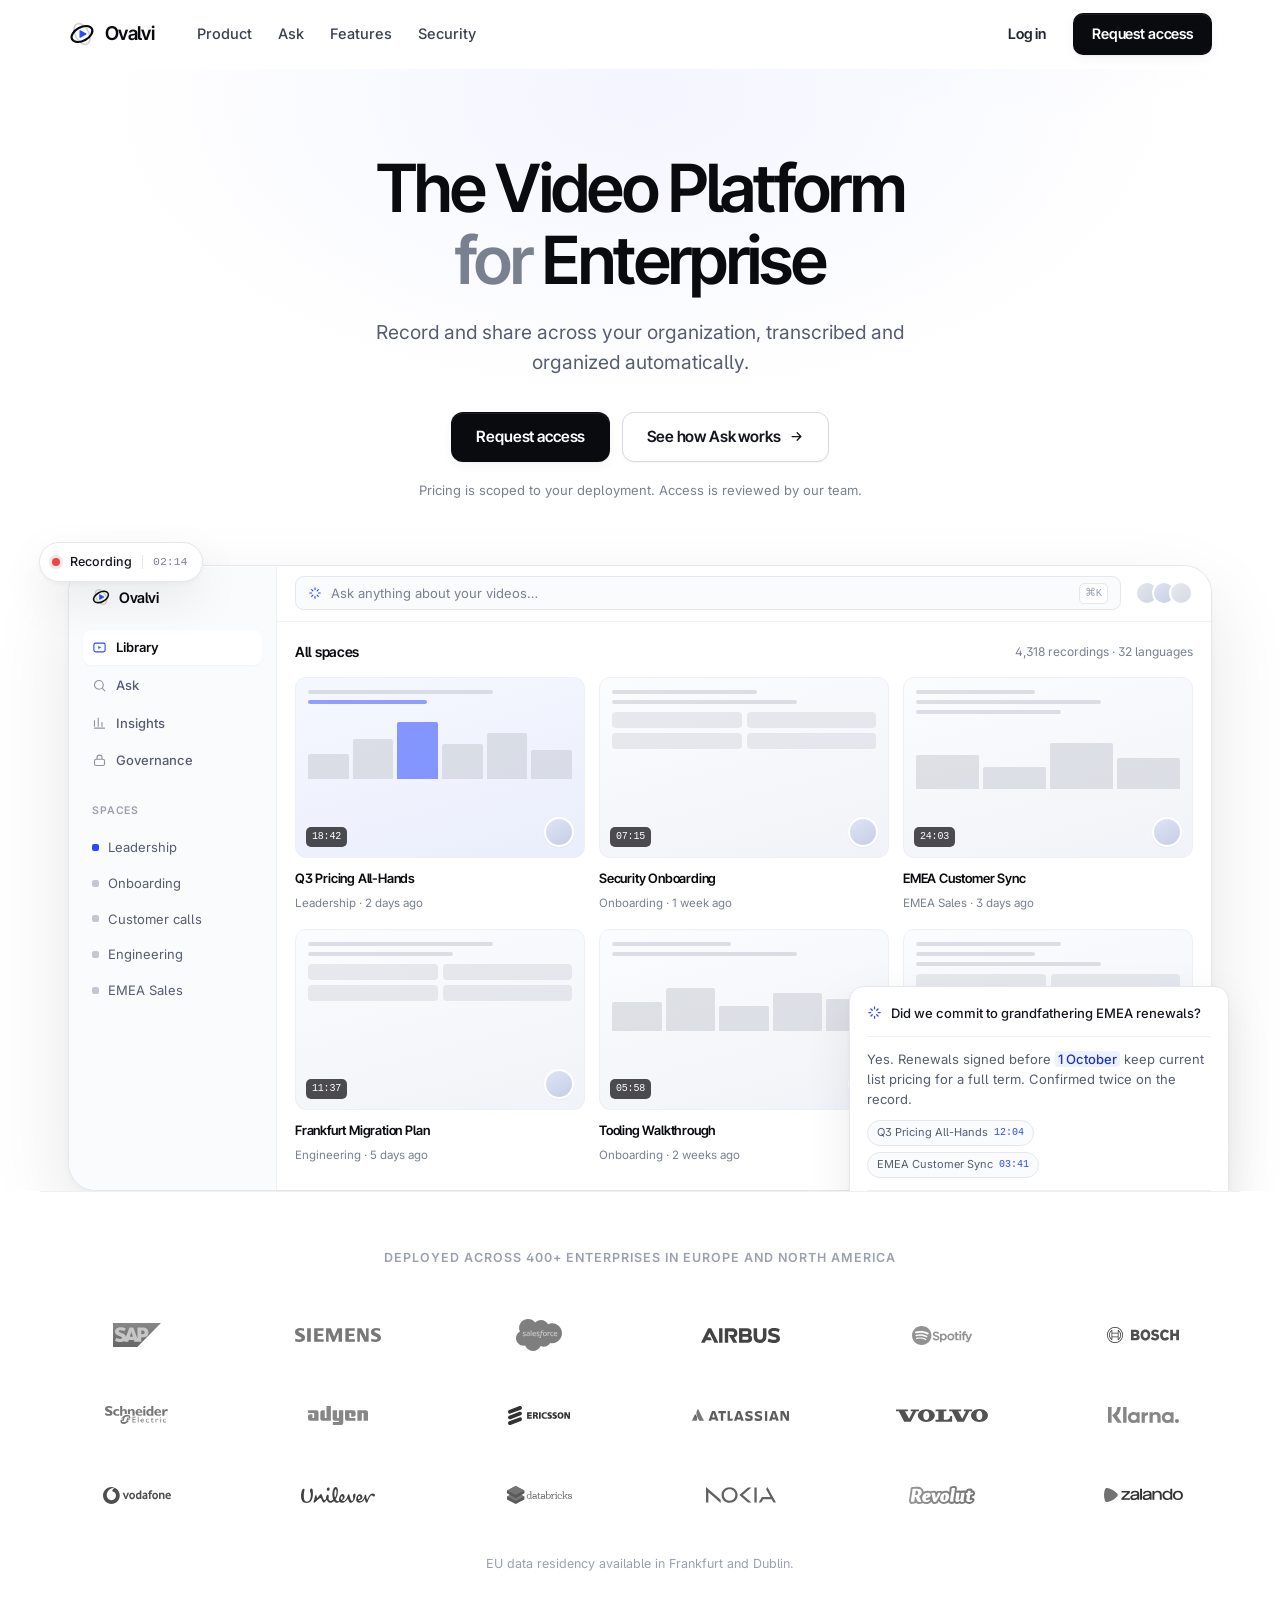
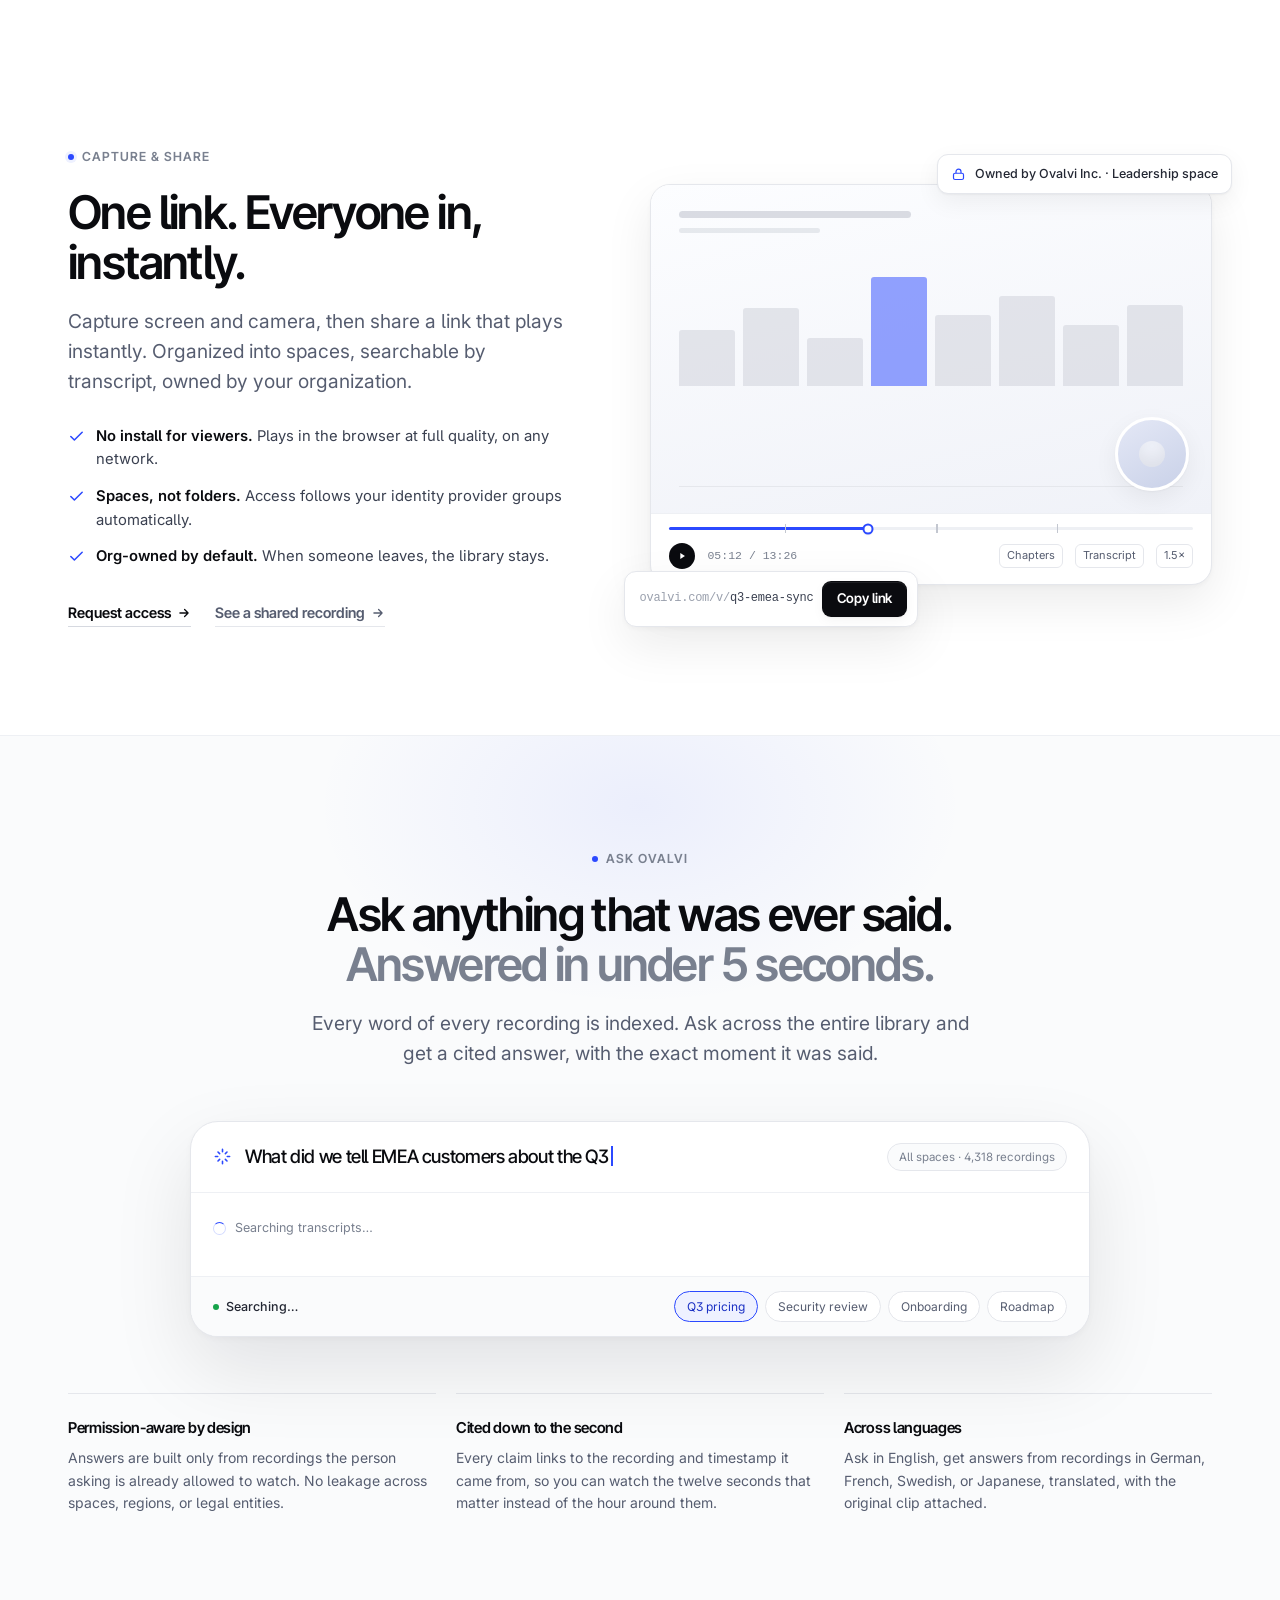
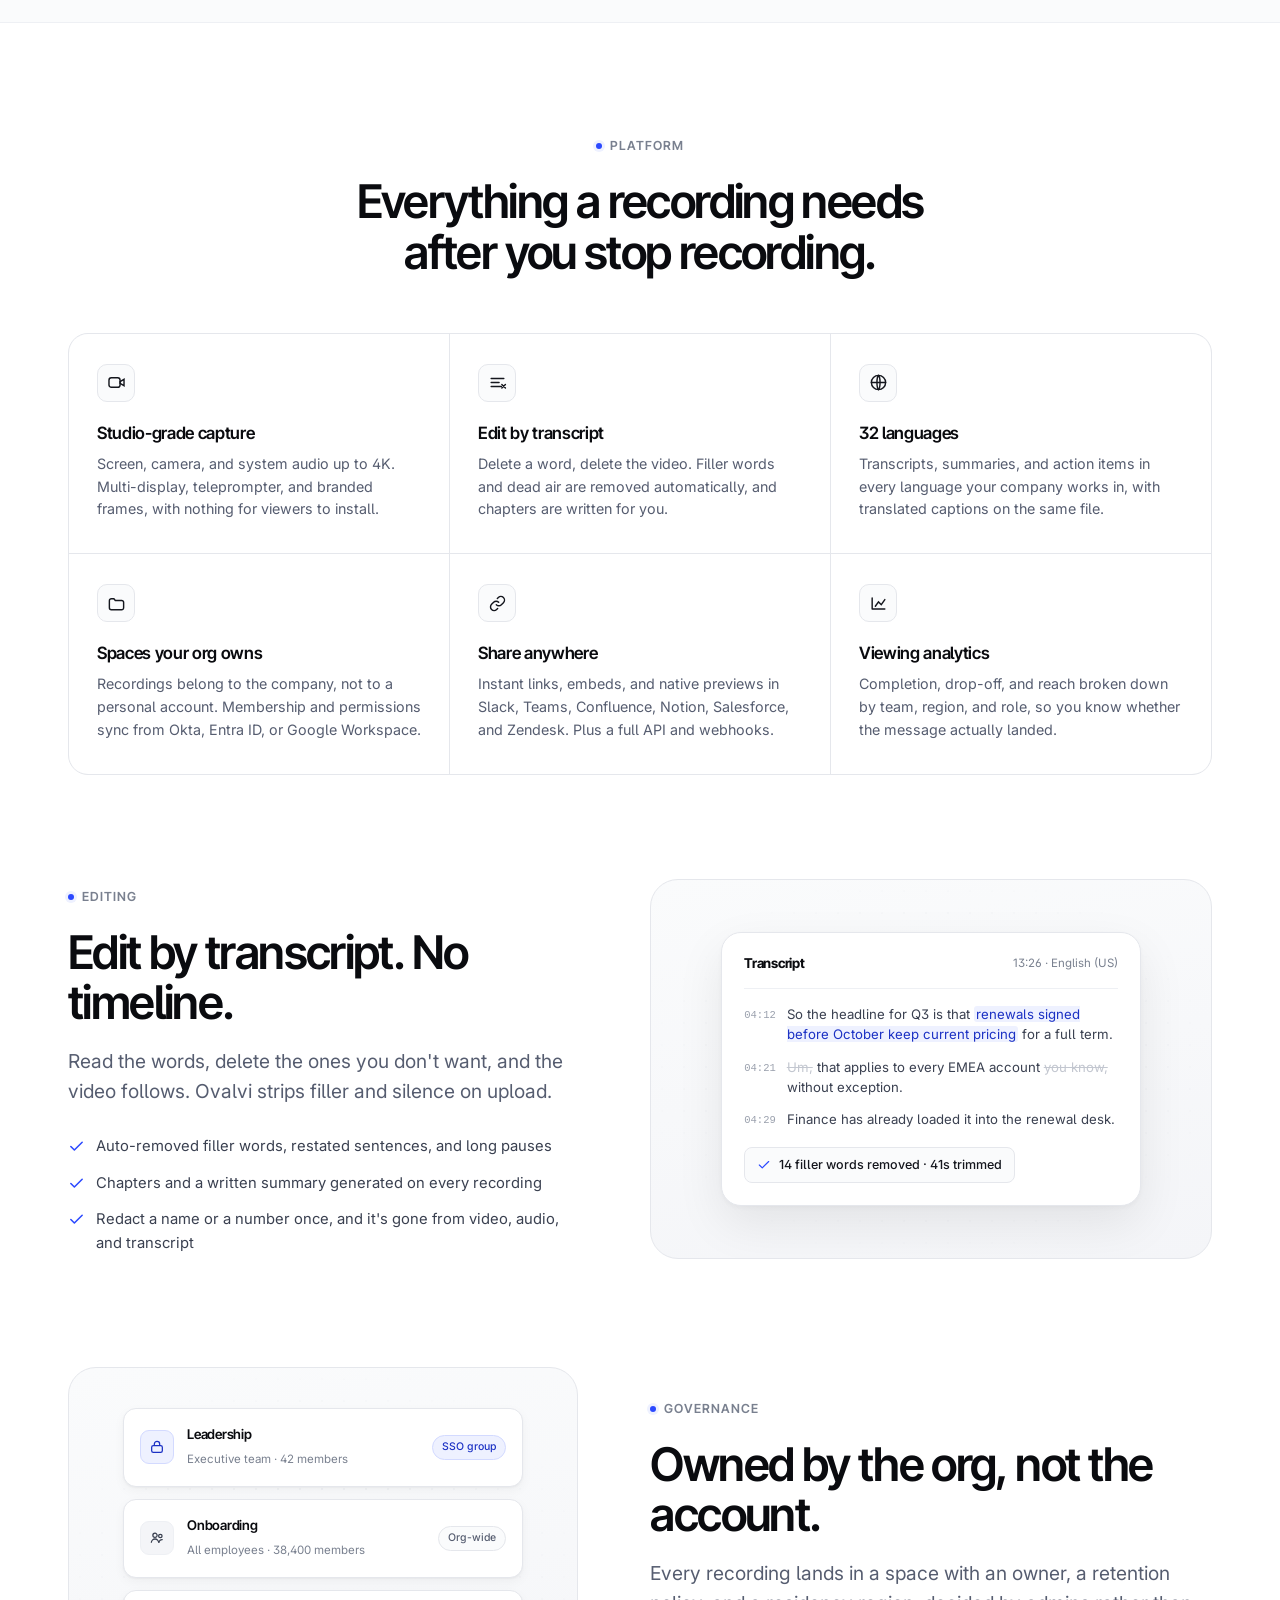
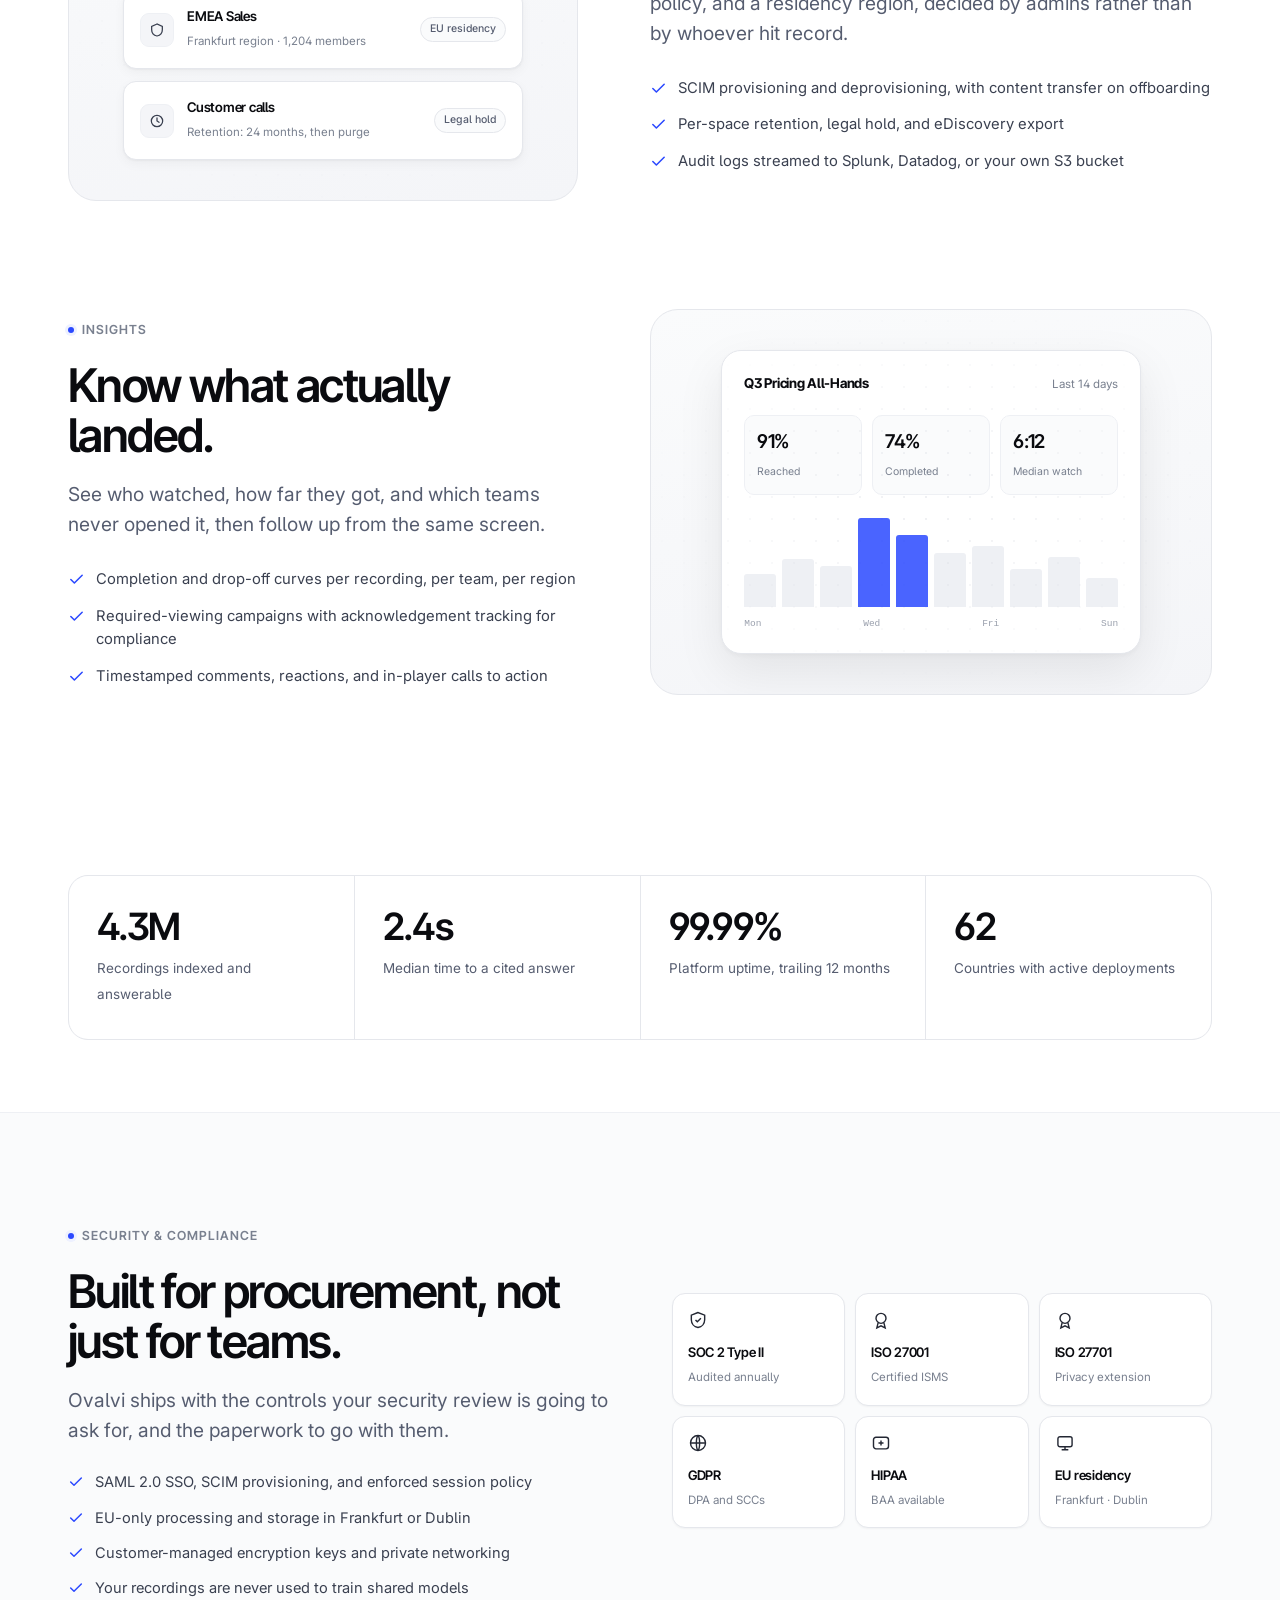
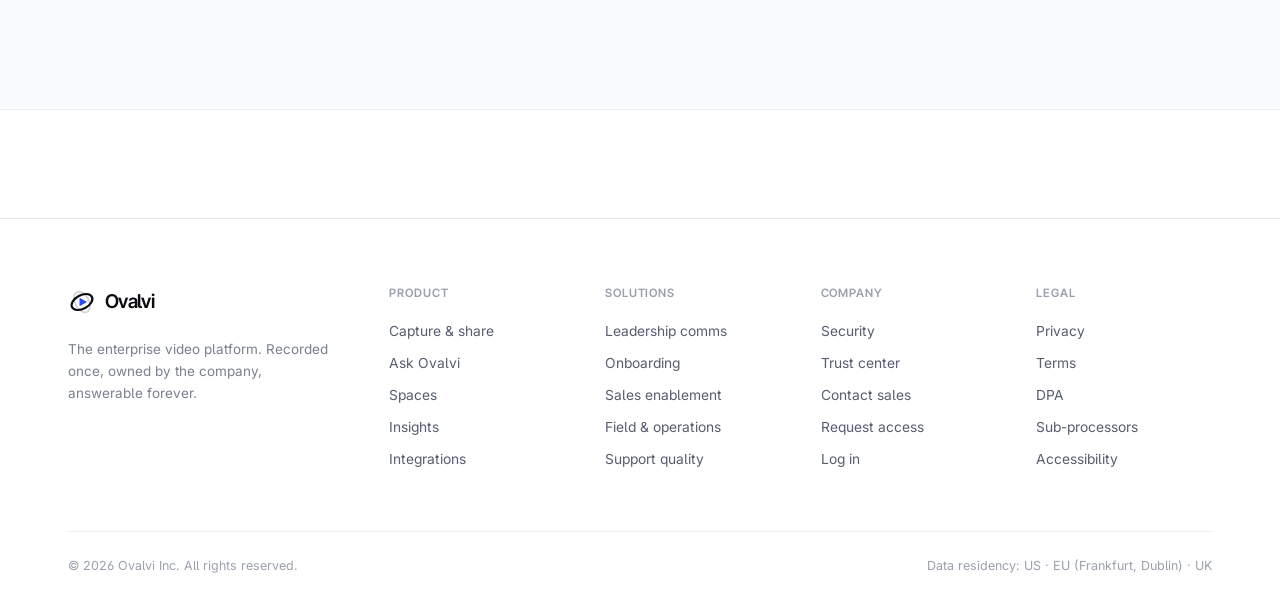
<file: index.html>
<!DOCTYPE html>
<html lang="en">
<head>
<meta charset="utf-8">
<meta name="viewport" content="width=device-width, initial-scale=1">
<title>Ovalvi | The Video Platform for Enterprise</title>
<meta name="robots" content="noindex, nofollow">
<meta name="description" content="Ovalvi is the enterprise video platform. Record and share across your organization, transcribed, organized, and answerable in seconds.">
<link rel="icon" href="data:image/svg+xml,%3Csvg xmlns='http://www.w3.org/2000/svg' viewBox='0 0 32 32'%3E%3Cg transform='rotate(-28 16 16)' fill='none' stroke='%230a0b0f' stroke-width='2.2'%3E%3Cellipse cx='16' cy='16' rx='12.8' ry='7.8'/%3E%3Cellipse cx='16' cy='16' rx='7.8' ry='12.8' opacity='.18' stroke-width='1.9'/%3E%3C/g%3E%3Cpath d='M13.8 12.2v7.6l6.8-3.8z' fill='%232b49ff' stroke='%232b49ff' stroke-width='1.3' stroke-linejoin='round'/%3E%3C/svg%3E">
<link rel="preconnect" href="https://fonts.googleapis.com">
<link rel="preconnect" href="https://fonts.gstatic.com" crossorigin>
<link href="https://fonts.googleapis.com/css2?family=Inter:wght@400;500;600&family=Inter+Tight:wght@500;600;700&family=Instrument+Serif:ital@0;1&display=swap" rel="stylesheet">
<link rel="stylesheet" href="assets/css/styles.css">
</head>
<body>

<!-- ==================== HEADER ==================== -->
<header class="site-header" id="siteHeader">
  <div class="container header-inner">
    <a class="logo" href="index.html" aria-label="Ovalvi home">
      <svg class="logo-mark" viewBox="0 0 32 32" fill="none" aria-hidden="true">
        <g transform="rotate(-28 16 16)">
          <ellipse class="lm-ring-a" cx="16" cy="16" rx="12.8" ry="7.8" stroke="currentColor" stroke-width="2.5"/>
          <ellipse class="lm-ring-b" cx="16" cy="16" rx="7.8" ry="12.8" stroke="currentColor" stroke-width="1.9"/>
        </g>
        <path class="lm-play" d="M13.8 12.2v7.6l6.8-3.8z"/>
      </svg>
      Ovalvi
    </a>

    <nav class="nav-links" aria-label="Primary">
      <a href="#product">Product</a>
      <a href="#ask">Ask</a>
      <a href="#features">Features</a>
      <a href="#security">Security</a>
    </nav>

    <div class="header-actions">
      <a class="btn btn-ghost" href="login.html">Log in</a>
      <a class="btn btn-primary" href="request-access.html">Request access</a>
    </div>

    <button class="nav-toggle" id="navToggle" aria-label="Open menu" aria-expanded="false"><span></span></button>
  </div>
  <div class="mobile-nav" id="mobileNav">
    <a href="#product">Product</a>
    <a href="#ask">Ask</a>
    <a href="#features">Features</a>
    <a href="#security">Security</a>
    <div class="mobile-cta">
      <a class="btn btn-line" href="login.html">Log in</a>
      <a class="btn btn-primary" href="request-access.html">Request access</a>
    </div>
  </div>
</header>

<main>

<!-- ==================== HERO ==================== -->
<section class="hero">
  <div class="container hero-inner">
    <h1>The Video Platform <em>for</em> Enterprise</h1>
    <p class="lede">Record and share across your organization, transcribed and organized automatically.</p>
    <div class="hero-cta">
      <a class="btn btn-primary btn-lg" href="request-access.html">Request access</a>
      <a class="btn btn-line btn-lg" href="#ask">See how Ask works
        <svg class="arw" width="15" height="15" viewBox="0 0 24 24" fill="none" stroke="currentColor" stroke-width="2" stroke-linecap="round" stroke-linejoin="round"><path d="M5 12h14M13 6l6 6-6 6"/></svg>
      </a>
    </div>
    <p class="hero-note">Pricing is scoped to your deployment. Access is reviewed by our team.</p>
  </div>

  <div class="container hero-visual">
    <div class="app-window" data-reveal>
      <aside class="app-rail">
        <div class="rail-brand">
          <svg class="logo-mark" viewBox="0 0 32 32" fill="none" aria-hidden="true">
            <g transform="rotate(-28 16 16)">
              <ellipse class="lm-ring-a" cx="16" cy="16" rx="12.8" ry="7.8" stroke="currentColor" stroke-width="2.5"/>
              <ellipse class="lm-ring-b" cx="16" cy="16" rx="7.8" ry="12.8" stroke="currentColor" stroke-width="1.9"/>
            </g>
            <path class="lm-play" d="M13.8 12.2v7.6l6.8-3.8z"/>
          </svg>
          <b>Ovalvi</b>
        </div>
        <div class="rail-item is-active">
          <svg viewBox="0 0 24 24" fill="none" stroke="currentColor" stroke-width="1.8"><rect x="3" y="5" width="18" height="14" rx="3"/><path d="M10 9.5v5l4.5-2.5z" fill="currentColor" stroke="none"/></svg>
          Library
        </div>
        <div class="rail-item">
          <svg viewBox="0 0 24 24" fill="none" stroke="currentColor" stroke-width="1.8" stroke-linecap="round"><circle cx="11" cy="11" r="7"/><path d="m16.5 16.5 4 4"/></svg>
          Ask
        </div>
        <div class="rail-item">
          <svg viewBox="0 0 24 24" fill="none" stroke="currentColor" stroke-width="1.8" stroke-linecap="round"><path d="M4 18V9M10 18V5M16 18v-6M4 21h16"/></svg>
          Insights
        </div>
        <div class="rail-item">
          <svg viewBox="0 0 24 24" fill="none" stroke="currentColor" stroke-width="1.8"><rect x="4" y="10" width="16" height="10" rx="2.5"/><path d="M8 10V7.5a4 4 0 0 1 8 0V10"/></svg>
          Governance
        </div>
        <div class="rail-label">Spaces</div>
        <div class="rail-space accent"><i></i> Leadership</div>
        <div class="rail-space"><i></i> Onboarding</div>
        <div class="rail-space"><i></i> Customer calls</div>
        <div class="rail-space"><i></i> Engineering</div>
        <div class="rail-space"><i></i> EMEA Sales</div>
      </aside>

      <div class="app-main">
        <div class="app-topbar">
          <div class="app-search">
            <svg viewBox="0 0 24 24" fill="none" stroke="currentColor" stroke-width="2" stroke-linecap="round" stroke-linejoin="round"><path d="M12 3v3M12 18v3M3 12h3M18 12h3M6.3 6.3l2.1 2.1M15.6 15.6l2.1 2.1M17.7 6.3l-2.1 2.1M8.4 15.6l-2.1 2.1"/></svg>
            Ask anything about your videos…
            <span class="kbd">⌘K</span>
          </div>
          <div class="app-faces" aria-hidden="true"><i></i><i></i><i></i></div>
        </div>
        <div class="app-body">
          <div class="app-crumb">
            <h4>All spaces</h4>
            <span>4,318 recordings · 32 languages</span>
          </div>
          <div class="app-grid">
            <article class="vcard">
              <div class="thumb accent">
                <div class="t-line w70"></div><div class="t-line w45 acc"></div>
                <div class="t-bars"><i style="height:38%"></i><i style="height:62%"></i><i class="acc" style="height:88%"></i><i style="height:54%"></i><i style="height:71%"></i><i style="height:44%"></i></div>
                <span class="t-bubble"></span><span class="t-time">18:42</span>
              </div>
              <div class="vcard-meta"><b>Q3 Pricing All-Hands</b><span>Leadership · 2 days ago</span></div>
            </article>
            <article class="vcard">
              <div class="thumb">
                <div class="t-line w55"></div><div class="t-line w70"></div>
                <div class="t-blocks"><i></i><i></i><i></i><i></i></div>
                <span class="t-bubble"></span><span class="t-time">07:15</span>
              </div>
              <div class="vcard-meta"><b>Security Onboarding</b><span>Onboarding · 1 week ago</span></div>
            </article>
            <article class="vcard">
              <div class="thumb">
                <div class="t-line w45"></div><div class="t-line w70"></div><div class="t-line w55"></div>
                <div class="t-bars"><i style="height:52%"></i><i style="height:34%"></i><i style="height:70%"></i><i style="height:48%"></i></div>
                <span class="t-bubble"></span><span class="t-time">24:03</span>
              </div>
              <div class="vcard-meta"><b>EMEA Customer Sync</b><span>EMEA Sales · 3 days ago</span></div>
            </article>
            <article class="vcard">
              <div class="thumb">
                <div class="t-line w70"></div><div class="t-line w55"></div>
                <div class="t-blocks"><i></i><i></i><i></i><i></i></div>
                <span class="t-bubble"></span><span class="t-time">11:37</span>
              </div>
              <div class="vcard-meta"><b>Frankfurt Migration Plan</b><span>Engineering · 5 days ago</span></div>
            </article>
            <article class="vcard">
              <div class="thumb">
                <div class="t-line w45"></div><div class="t-line w70"></div>
                <div class="t-bars"><i style="height:44%"></i><i style="height:66%"></i><i style="height:38%"></i><i style="height:58%"></i><i style="height:49%"></i></div>
                <span class="t-bubble"></span><span class="t-time">05:58</span>
              </div>
              <div class="vcard-meta"><b>Tooling Walkthrough</b><span>Onboarding · 2 weeks ago</span></div>
            </article>
            <article class="vcard">
              <div class="thumb">
                <div class="t-line w55"></div><div class="t-line w45"></div><div class="t-line w70"></div>
                <div class="t-blocks"><i></i><i></i></div>
                <span class="t-bubble"></span><span class="t-time">31:12</span>
              </div>
              <div class="vcard-meta"><b>Regional Planning Nordics</b><span>Leadership · 2 weeks ago</span></div>
            </article>
          </div>
        </div>
      </div>

      <div class="float float-rec">
        <span class="rec-dot"></span> Recording
        <span class="rec-sep"></span>
        <span class="rec-time">02:14</span>
      </div>

      <div class="float float-answer">
        <div class="fa-q">
          <svg viewBox="0 0 24 24" fill="none" stroke="currentColor" stroke-width="2" stroke-linecap="round" stroke-linejoin="round"><path d="M12 3v3M12 18v3M3 12h3M18 12h3M6.3 6.3l2.1 2.1M15.6 15.6l2.1 2.1M17.7 6.3l-2.1 2.1M8.4 15.6l-2.1 2.1"/></svg>
          Did we commit to grandfathering EMEA renewals?
        </div>
        <p class="fa-a">Yes. Renewals signed before <mark>1 October</mark> keep current list pricing for a full term. Confirmed twice on the record.</p>
        <div class="fa-cites">
          <span class="cite">Q3 Pricing All-Hands <b>12:04</b></span>
          <span class="cite">EMEA Customer Sync <b>03:41</b></span>
        </div>
        <div class="fa-foot">
          <span class="timing"><i></i> Answered in 2.1s</span>
          <span>4,318 recordings searched</span>
        </div>
      </div>
    </div>
  </div>
</section>

<!-- ==================== CUSTOMER WALL ==================== -->
<section class="container wall">
  <p class="wall-title">Deployed across 400+ enterprises in Europe and North America</p>
  <div class="wall-grid" data-reveal>
    <span class="brand"><img src="assets/logos/sap.svg" alt="SAP" style="width:48.3px;height:23.9px" loading="lazy"></span>
    <span class="brand"><img src="assets/logos/siemens.svg" alt="Siemens" style="width:85.4px;height:13.5px" loading="lazy"></span>
    <span class="brand"><img src="assets/logos/salesforce.svg" alt="Salesforce" style="width:45.7px;height:32.0px" loading="lazy"></span>
    <span class="brand"><img src="assets/logos/airbus.svg" alt="Airbus" style="width:78.8px;height:14.6px" loading="lazy"></span>
    <span class="brand"><img src="assets/logos/spotify.svg" alt="Spotify" style="width:59.8px;height:19.4px" loading="lazy"></span>
    <span class="brand"><img src="assets/logos/bosch.svg" alt="Bosch" style="width:71.9px;height:16.0px" loading="lazy"></span>
    <span class="brand"><img src="assets/logos/schneiderelectric.svg" alt="Schneider Electric" style="width:62.7px;height:18.5px" loading="lazy"></span>
    <span class="brand"><img src="assets/logos/adyen.svg" alt="Adyen" style="width:59.8px;height:19.3px" loading="lazy"></span>
    <span class="brand"><img src="assets/logos/ericsson.svg" alt="Ericsson" style="width:62.1px;height:18.6px" loading="lazy"></span>
    <span class="brand"><img src="assets/logos/atlassian.svg" alt="Atlassian" style="width:96.7px;height:12px" loading="lazy"></span>
    <span class="brand"><img src="assets/logos/volvo.svg" alt="Volvo" style="width:91.6px;height:12.6px" loading="lazy"></span>
    <span class="brand"><img src="assets/logos/klarna.svg" alt="Klarna" style="width:70.6px;height:16.3px" loading="lazy"></span>
    <span class="brand"><img src="assets/logos/vodafone.svg" alt="Vodafone" style="width:68.2px;height:16.9px" loading="lazy"></span>
    <span class="brand"><img src="assets/logos/unilever.svg" alt="Unilever" style="width:73.4px;height:15.7px" loading="lazy"></span>
    <span class="brand"><img src="assets/logos/databricks.svg" alt="Databricks" style="width:64.7px;height:17.9px" loading="lazy"></span>
    <span class="brand"><img src="assets/logos/nokia.svg" alt="Nokia" style="width:70.1px;height:16.5px" loading="lazy"></span>
    <span class="brand"><img src="assets/logos/revolut.svg" alt="Revolut" style="width:65.9px;height:17.5px" loading="lazy"></span>
    <span class="brand"><img src="assets/logos/zalando.svg" alt="Zalando" style="width:79.6px;height:14.5px" loading="lazy"></span>
  </div>
  <p class="wall-note">EU data residency available in Frankfurt and Dublin.</p>
</section>

<!-- ==================== PRODUCT / CAPTURE + SHARE ==================== -->
<section class="section" id="product">
  <div class="container split">
    <div class="split-copy" data-reveal>
      <p class="eyebrow"><span class="dot"></span>Capture &amp; share</p>
      <h2>One link. Everyone in, instantly.</h2>
      <p class="lede">Capture screen and camera, then share a link that plays instantly. Organized into spaces, searchable by transcript, owned by your organization.</p>
      <ul class="tick-list">
        <li>
          <svg viewBox="0 0 24 24" fill="none" stroke="currentColor" stroke-width="2.2" stroke-linecap="round" stroke-linejoin="round"><path d="M20 6 9 17l-5-5"/></svg>
          <span><b>No install for viewers.</b> Plays in the browser at full quality, on any network.</span>
        </li>
        <li>
          <svg viewBox="0 0 24 24" fill="none" stroke="currentColor" stroke-width="2.2" stroke-linecap="round" stroke-linejoin="round"><path d="M20 6 9 17l-5-5"/></svg>
          <span><b>Spaces, not folders.</b> Access follows your identity provider groups automatically.</span>
        </li>
        <li>
          <svg viewBox="0 0 24 24" fill="none" stroke="currentColor" stroke-width="2.2" stroke-linecap="round" stroke-linejoin="round"><path d="M20 6 9 17l-5-5"/></svg>
          <span><b>Org-owned by default.</b> When someone leaves, the library stays.</span>
        </li>
      </ul>
      <div class="split-cta" style="display:flex;align-items:center;gap:24px;flex-wrap:wrap">
        <a class="link-arrow" href="request-access.html">Request access
          <svg width="14" height="14" viewBox="0 0 24 24" fill="none" stroke="currentColor" stroke-width="2.2" stroke-linecap="round" stroke-linejoin="round"><path d="M5 12h14M13 6l6 6-6 6"/></svg>
        </a>
        <a class="link-arrow" href="watch.html" style="color:var(--ink-500);border-color:var(--line)">See a shared recording
          <svg width="14" height="14" viewBox="0 0 24 24" fill="none" stroke="currentColor" stroke-width="2.2" stroke-linecap="round" stroke-linejoin="round"><path d="M5 12h14M13 6l6 6-6 6"/></svg>
        </a>
      </div>
    </div>

    <div class="share-stage" data-reveal>
      <div class="player">
        <div class="player-screen">
          <div class="ps-title"></div>
          <div class="ps-sub"></div>
          <div class="ps-chart">
            <i style="height:44%"></i><i style="height:62%"></i><i style="height:38%"></i>
            <i class="acc" style="height:86%"></i><i style="height:56%"></i><i style="height:71%"></i>
            <i style="height:48%"></i><i style="height:64%"></i>
          </div>
          <div class="ps-grid"></div>
          <div class="ps-cam"></div>
        </div>
        <div class="player-bar">
          <div class="scrub">
            <i></i><b></b>
            <span class="chap" style="left:22%"></span>
            <span class="chap" style="left:51%"></span>
            <span class="chap" style="left:74%"></span>
          </div>
          <div class="player-ctrl">
            <span class="pc-btn"><svg viewBox="0 0 24 24" fill="currentColor"><path d="M8 5v14l11-7z"/></svg></span>
            <span>05:12 / 13:26</span>
            <span class="spacer"></span>
            <span class="pc-chip">Chapters</span>
            <span class="pc-chip">Transcript</span>
            <span class="pc-chip">1.5×</span>
          </div>
        </div>
      </div>

      <div class="owner-chip">
        <svg viewBox="0 0 24 24" fill="none" stroke="currentColor" stroke-width="1.9"><rect x="4" y="10" width="16" height="10" rx="2.5"/><path d="M8 10V7.5a4 4 0 0 1 8 0V10"/></svg>
        Owned by Ovalvi Inc. · Leadership space
      </div>

      <div class="share-row">
        <span class="url"><span>ovalvi.com/v/</span>q3-emea-sync</span>
        <button class="btn btn-sm btn-primary" type="button">Copy link</button>
      </div>
    </div>
  </div>
</section>

<!-- ==================== ASK ==================== -->
<section class="section ask" id="ask">
  <div class="container">
    <div class="ask-head" data-reveal>
      <p class="eyebrow"><span class="dot"></span>Ask Ovalvi</p>
      <h2>Ask anything that was ever said. <em>Answered in under 5 seconds.</em></h2>
      <p class="lede">Every word of every recording is indexed. Ask across the entire library and get a cited answer, with the exact moment it was said.</p>
    </div>

    <div class="ask-demo" data-reveal id="askDemo">
      <div class="ask-bar">
        <svg viewBox="0 0 24 24" fill="none" stroke="currentColor" stroke-width="2" stroke-linecap="round" stroke-linejoin="round"><path d="M12 3v3M12 18v3M3 12h3M18 12h3M6.3 6.3l2.1 2.1M15.6 15.6l2.1 2.1M17.7 6.3l-2.1 2.1M8.4 15.6l-2.1 2.1"/></svg>
        <div class="ask-q" id="askQ" aria-live="polite"><span class="caret"></span></div>
        <span class="ask-scope">All spaces · 4,318 recordings</span>
      </div>

      <div class="ask-body">
        <div class="ask-status" id="askStatus"><span class="spin"></span><span id="askStatusText">Searching transcripts…</span></div>
        <p class="ask-answer" id="askAnswer"></p>

        <div class="ask-sources" id="askSources" hidden>
          <p class="ask-sources-label">Sources</p>
          <div class="src-grid" id="srcGrid"></div>
        </div>
      </div>

      <div class="ask-foot">
        <span class="metric" id="askTiming"><i></i> Answered in 2.1s</span>
        <div class="ask-suggest" id="askSuggest"></div>
      </div>
    </div>

    <div class="ask-points">
      <div class="ask-point" data-reveal>
        <b>Permission-aware by design</b>
        <p>Answers are built only from recordings the person asking is already allowed to watch. No leakage across spaces, regions, or legal entities.</p>
      </div>
      <div class="ask-point" data-reveal>
        <b>Cited down to the second</b>
        <p>Every claim links to the recording and timestamp it came from, so you can watch the twelve seconds that matter instead of the hour around them.</p>
      </div>
      <div class="ask-point" data-reveal>
        <b>Across languages</b>
        <p>Ask in English, get answers from recordings in German, French, Swedish, or Japanese, translated, with the original clip attached.</p>
      </div>
    </div>
  </div>
</section>

<!-- ==================== FEATURES ==================== -->
<section class="section" id="features">
  <div class="container">
    <div class="section-head section-head--center" data-reveal>
      <p class="eyebrow" style="display:inline-flex"><span class="dot"></span>Platform</p>
      <h2>Everything a recording needs after you stop recording.</h2>
    </div>

    <div class="feat-grid" data-reveal>
      <article class="feat">
        <div class="feat-ico"><svg viewBox="0 0 24 24" fill="none" stroke="currentColor" stroke-width="1.8"><rect x="2.5" y="6" width="14" height="12" rx="3"/><path d="m16.5 11 5-3v8l-5-3z"/></svg></div>
        <h3>Studio-grade capture</h3>
        <p>Screen, camera, and system audio up to 4K. Multi-display, teleprompter, and branded frames, with nothing for viewers to install.</p>
      </article>
      <article class="feat">
        <div class="feat-ico"><svg viewBox="0 0 24 24" fill="none" stroke="currentColor" stroke-width="1.8" stroke-linecap="round"><path d="M4 7h16M4 12h10M4 17h13"/><path d="M17.5 14.5 22 19M22 14.5 17.5 19"/></svg></div>
        <h3>Edit by transcript</h3>
        <p>Delete a word, delete the video. Filler words and dead air are removed automatically, and chapters are written for you.</p>
      </article>
      <article class="feat">
        <div class="feat-ico"><svg viewBox="0 0 24 24" fill="none" stroke="currentColor" stroke-width="1.8" stroke-linecap="round"><circle cx="12" cy="12" r="9"/><path d="M3 12h18M12 3c2.6 2.6 2.6 15 0 18M12 3c-2.6 2.6-2.6 15 0 18"/></svg></div>
        <h3>32 languages</h3>
        <p>Transcripts, summaries, and action items in every language your company works in, with translated captions on the same file.</p>
      </article>
      <article class="feat">
        <div class="feat-ico"><svg viewBox="0 0 24 24" fill="none" stroke="currentColor" stroke-width="1.8"><path d="M3 8.5A2.5 2.5 0 0 1 5.5 6h3.2l1.8 2.2h8A2.5 2.5 0 0 1 21 10.7v6.8A2.5 2.5 0 0 1 18.5 20h-13A2.5 2.5 0 0 1 3 17.5z"/></svg></div>
        <h3>Spaces your org owns</h3>
        <p>Recordings belong to the company, not to a personal account. Membership and permissions sync from Okta, Entra ID, or Google Workspace.</p>
      </article>
      <article class="feat">
        <div class="feat-ico"><svg viewBox="0 0 24 24" fill="none" stroke="currentColor" stroke-width="1.8" stroke-linecap="round"><path d="M10.5 13.5a4.5 4.5 0 0 0 6.4 0l2.6-2.6a4.5 4.5 0 0 0-6.4-6.4l-1.3 1.3"/><path d="M13.5 10.5a4.5 4.5 0 0 0-6.4 0l-2.6 2.6a4.5 4.5 0 0 0 6.4 6.4l1.3-1.3"/></svg></div>
        <h3>Share anywhere</h3>
        <p>Instant links, embeds, and native previews in Slack, Teams, Confluence, Notion, Salesforce, and Zendesk. Plus a full API and webhooks.</p>
      </article>
      <article class="feat">
        <div class="feat-ico"><svg viewBox="0 0 24 24" fill="none" stroke="currentColor" stroke-width="1.8" stroke-linecap="round"><path d="M4 19V5M4 19h16"/><path d="M8 15.5 12 10l3.5 3.5L20 7"/></svg></div>
        <h3>Viewing analytics</h3>
        <p>Completion, drop-off, and reach broken down by team, region, and role, so you know whether the message actually landed.</p>
      </article>
    </div>

    <div class="rows">
      <!-- Row 1 -->
      <div class="split">
        <div class="split-copy" data-reveal>
          <p class="eyebrow"><span class="dot"></span>Editing</p>
          <h2>Edit by transcript. No timeline.</h2>
          <p class="lede">Read the words, delete the ones you don't want, and the video follows. Ovalvi strips filler and silence on upload.</p>
          <ul class="tick-list">
            <li><svg viewBox="0 0 24 24" fill="none" stroke="currentColor" stroke-width="2.2" stroke-linecap="round" stroke-linejoin="round"><path d="M20 6 9 17l-5-5"/></svg><span>Auto-removed filler words, restated sentences, and long pauses</span></li>
            <li><svg viewBox="0 0 24 24" fill="none" stroke="currentColor" stroke-width="2.2" stroke-linecap="round" stroke-linejoin="round"><path d="M20 6 9 17l-5-5"/></svg><span>Chapters and a written summary generated on every recording</span></li>
            <li><svg viewBox="0 0 24 24" fill="none" stroke="currentColor" stroke-width="2.2" stroke-linecap="round" stroke-linejoin="round"><path d="M20 6 9 17l-5-5"/></svg><span>Redact a name or a number once, and it's gone from video, audio, and transcript</span></li>
          </ul>
        </div>
        <div class="mini-stage" data-reveal>
          <div class="tr-card">
            <div class="tr-head"><b>Transcript</b><span>13:26 · English (US)</span></div>
            <div class="tr-line"><time>04:12</time><p>So the headline for Q3 is that <span class="sel">renewals signed before October keep current pricing</span> for a full term.</p></div>
            <div class="tr-line"><time>04:21</time><p><s>Um,</s> that applies to every EMEA account <s>you know,</s> without exception.</p></div>
            <div class="tr-line"><time>04:29</time><p>Finance has already loaded it into the renewal desk.</p></div>
            <span class="tr-action">
              <svg viewBox="0 0 24 24" fill="none" stroke="currentColor" stroke-width="2" stroke-linecap="round" stroke-linejoin="round"><path d="M20 6 9 17l-5-5"/></svg>
              14 filler words removed · 41s trimmed
            </span>
          </div>
        </div>
      </div>

      <!-- Row 2 -->
      <div class="split split--rev">
        <div class="mini-stage" data-reveal>
          <div class="gov-stack">
            <div class="gov-card accent">
              <span class="gc-ico"><svg viewBox="0 0 24 24" fill="none" stroke="currentColor" stroke-width="1.9"><rect x="4" y="10" width="16" height="10" rx="2.5"/><path d="M8 10V7.5a4 4 0 0 1 8 0V10"/></svg></span>
              <span class="gc-meta"><b>Leadership</b><span>Executive team · 42 members</span></span>
              <span class="gc-tag acc">SSO group</span>
            </div>
            <div class="gov-card">
              <span class="gc-ico"><svg viewBox="0 0 24 24" fill="none" stroke="currentColor" stroke-width="1.9"><circle cx="9" cy="8" r="3.2"/><path d="M3.5 19a5.5 5.5 0 0 1 11 0"/><circle cx="17" cy="9" r="2.6"/><path d="M15 19a4.6 4.6 0 0 1 5.5-4.4"/></svg></span>
              <span class="gc-meta"><b>Onboarding</b><span>All employees · 38,400 members</span></span>
              <span class="gc-tag">Org-wide</span>
            </div>
            <div class="gov-card">
              <span class="gc-ico"><svg viewBox="0 0 24 24" fill="none" stroke="currentColor" stroke-width="1.9"><path d="M12 3 4 6.5v5.2c0 4.6 3.3 8.4 8 9.3 4.7-.9 8-4.7 8-9.3V6.5z"/></svg></span>
              <span class="gc-meta"><b>EMEA Sales</b><span>Frankfurt region · 1,204 members</span></span>
              <span class="gc-tag">EU residency</span>
            </div>
            <div class="gov-card">
              <span class="gc-ico"><svg viewBox="0 0 24 24" fill="none" stroke="currentColor" stroke-width="1.9" stroke-linecap="round"><circle cx="12" cy="12" r="8.5"/><path d="M12 7.5V12l3 2"/></svg></span>
              <span class="gc-meta"><b>Customer calls</b><span>Retention: 24 months, then purge</span></span>
              <span class="gc-tag">Legal hold</span>
            </div>
          </div>
        </div>
        <div class="split-copy" data-reveal>
          <p class="eyebrow"><span class="dot"></span>Governance</p>
          <h2>Owned by the org, not the account.</h2>
          <p class="lede">Every recording lands in a space with an owner, a retention policy, and a residency region, decided by admins rather than by whoever hit record.</p>
          <ul class="tick-list">
            <li><svg viewBox="0 0 24 24" fill="none" stroke="currentColor" stroke-width="2.2" stroke-linecap="round" stroke-linejoin="round"><path d="M20 6 9 17l-5-5"/></svg><span>SCIM provisioning and deprovisioning, with content transfer on offboarding</span></li>
            <li><svg viewBox="0 0 24 24" fill="none" stroke="currentColor" stroke-width="2.2" stroke-linecap="round" stroke-linejoin="round"><path d="M20 6 9 17l-5-5"/></svg><span>Per-space retention, legal hold, and eDiscovery export</span></li>
            <li><svg viewBox="0 0 24 24" fill="none" stroke="currentColor" stroke-width="2.2" stroke-linecap="round" stroke-linejoin="round"><path d="M20 6 9 17l-5-5"/></svg><span>Audit logs streamed to Splunk, Datadog, or your own S3 bucket</span></li>
          </ul>
        </div>
      </div>

      <!-- Row 3 -->
      <div class="split">
        <div class="split-copy" data-reveal>
          <p class="eyebrow"><span class="dot"></span>Insights</p>
          <h2>Know what actually landed.</h2>
          <p class="lede">See who watched, how far they got, and which teams never opened it, then follow up from the same screen.</p>
          <ul class="tick-list">
            <li><svg viewBox="0 0 24 24" fill="none" stroke="currentColor" stroke-width="2.2" stroke-linecap="round" stroke-linejoin="round"><path d="M20 6 9 17l-5-5"/></svg><span>Completion and drop-off curves per recording, per team, per region</span></li>
            <li><svg viewBox="0 0 24 24" fill="none" stroke="currentColor" stroke-width="2.2" stroke-linecap="round" stroke-linejoin="round"><path d="M20 6 9 17l-5-5"/></svg><span>Required-viewing campaigns with acknowledgement tracking for compliance</span></li>
            <li><svg viewBox="0 0 24 24" fill="none" stroke="currentColor" stroke-width="2.2" stroke-linecap="round" stroke-linejoin="round"><path d="M20 6 9 17l-5-5"/></svg><span>Timestamped comments, reactions, and in-player calls to action</span></li>
          </ul>
        </div>
        <div class="mini-stage" data-reveal>
          <div class="an-card">
            <div class="an-top"><b>Q3 Pricing All-Hands</b><span>Last 14 days</span></div>
            <div class="an-kpis">
              <div class="an-kpi"><b>91%</b><span>Reached</span></div>
              <div class="an-kpi"><b>74%</b><span>Completed</span></div>
              <div class="an-kpi"><b>6:12</b><span>Median watch</span></div>
            </div>
            <div class="an-chart">
              <i style="height:36%"></i><i style="height:52%"></i><i style="height:44%"></i>
              <i class="acc" style="height:96%"></i><i class="acc" style="height:78%"></i>
              <i style="height:58%"></i><i style="height:66%"></i><i style="height:41%"></i>
              <i style="height:54%"></i><i style="height:31%"></i>
            </div>
            <div class="an-axis"><span>Mon</span><span>Wed</span><span>Fri</span><span>Sun</span></div>
          </div>
        </div>
      </div>
    </div>
  </div>
</section>

<!-- ==================== METRICS ==================== -->
<section class="section section--tight">
  <div class="container">
    <div class="metrics" data-reveal>
      <div class="metric-cell"><b>4.3M</b><span>Recordings indexed and answerable</span></div>
      <div class="metric-cell"><b>2.4s</b><span>Median time to a cited answer</span></div>
      <div class="metric-cell"><b>99.99%</b><span>Platform uptime, trailing 12 months</span></div>
      <div class="metric-cell"><b>62</b><span>Countries with active deployments</span></div>
    </div>
  </div>
</section>

<!-- ==================== SECURITY ==================== -->
<section class="section section--alt" id="security">
  <div class="container sec-grid">
    <div data-reveal>
      <p class="eyebrow"><span class="dot"></span>Security &amp; compliance</p>
      <h2>Built for procurement, not just for teams.</h2>
      <p class="lede">Ovalvi ships with the controls your security review is going to ask for, and the paperwork to go with them.</p>
      <ul class="sec-list">
        <li><svg viewBox="0 0 24 24" fill="none" stroke="currentColor" stroke-width="2.2" stroke-linecap="round" stroke-linejoin="round"><path d="M20 6 9 17l-5-5"/></svg><span>SAML 2.0 SSO, SCIM provisioning, and enforced session policy</span></li>
        <li><svg viewBox="0 0 24 24" fill="none" stroke="currentColor" stroke-width="2.2" stroke-linecap="round" stroke-linejoin="round"><path d="M20 6 9 17l-5-5"/></svg><span>EU-only processing and storage in Frankfurt or Dublin</span></li>
        <li><svg viewBox="0 0 24 24" fill="none" stroke="currentColor" stroke-width="2.2" stroke-linecap="round" stroke-linejoin="round"><path d="M20 6 9 17l-5-5"/></svg><span>Customer-managed encryption keys and private networking</span></li>
        <li><svg viewBox="0 0 24 24" fill="none" stroke="currentColor" stroke-width="2.2" stroke-linecap="round" stroke-linejoin="round"><path d="M20 6 9 17l-5-5"/></svg><span>Your recordings are never used to train shared models</span></li>
      </ul>
    </div>

    <div class="badge-grid" data-reveal>
      <div class="badge-card">
        <svg viewBox="0 0 24 24" fill="none" stroke="currentColor" stroke-width="1.7"><path d="M12 3 4 6.2v5.4c0 4.6 3.3 8.5 8 9.4 4.7-.9 8-4.8 8-9.4V6.2z"/><path d="m9 12 2.2 2.2L15.5 10"/></svg>
        <b>SOC 2 Type II</b><span>Audited annually</span>
      </div>
      <div class="badge-card">
        <svg viewBox="0 0 24 24" fill="none" stroke="currentColor" stroke-width="1.7"><circle cx="12" cy="10" r="6"/><path d="m8.5 15.5-1.5 6 5-2.5 5 2.5-1.5-6"/></svg>
        <b>ISO 27001</b><span>Certified ISMS</span>
      </div>
      <div class="badge-card">
        <svg viewBox="0 0 24 24" fill="none" stroke="currentColor" stroke-width="1.7"><circle cx="12" cy="10" r="6"/><path d="m8.5 15.5-1.5 6 5-2.5 5 2.5-1.5-6"/></svg>
        <b>ISO 27701</b><span>Privacy extension</span>
      </div>
      <div class="badge-card">
        <svg viewBox="0 0 24 24" fill="none" stroke="currentColor" stroke-width="1.7"><circle cx="12" cy="12" r="9"/><path d="M12 3c-2.6 2.6-2.6 15 0 18M12 3c2.6 2.6 2.6 15 0 18M3.5 12h17"/></svg>
        <b>GDPR</b><span>DPA and SCCs</span>
      </div>
      <div class="badge-card">
        <svg viewBox="0 0 24 24" fill="none" stroke="currentColor" stroke-width="1.7"><rect x="3" y="5" width="18" height="14" rx="3"/><path d="M9 12h6M12 9v6"/></svg>
        <b>HIPAA</b><span>BAA available</span>
      </div>
      <div class="badge-card">
        <svg viewBox="0 0 24 24" fill="none" stroke="currentColor" stroke-width="1.7"><rect x="3.5" y="4.5" width="17" height="12" rx="2.5"/><path d="M8 20h8M12 16.5V20"/></svg>
        <b>EU residency</b><span>Frankfurt · Dublin</span>
      </div>
    </div>
  </div>
</section>

</main>

<!-- ==================== FOOTER ==================== -->
<footer class="site-footer">
  <div class="container">
    <div class="footer-grid">
      <div class="footer-brand">
        <a class="logo" href="index.html" aria-label="Ovalvi home">
          <svg class="logo-mark" viewBox="0 0 32 32" fill="none" aria-hidden="true">
            <g transform="rotate(-28 16 16)">
              <ellipse class="lm-ring-a" cx="16" cy="16" rx="12.8" ry="7.8" stroke="currentColor" stroke-width="2.5"/>
              <ellipse class="lm-ring-b" cx="16" cy="16" rx="7.8" ry="12.8" stroke="currentColor" stroke-width="1.9"/>
            </g>
            <path class="lm-play" d="M13.8 12.2v7.6l6.8-3.8z"/>
          </svg>
          Ovalvi
        </a>
        <p>The enterprise video platform. Recorded once, owned by the company, answerable forever.</p>
      </div>

      <div class="footer-col">
        <h4>Product</h4>
        <a href="#product">Capture &amp; share</a>
        <a href="#ask">Ask Ovalvi</a>
        <a href="#features">Spaces</a>
        <a href="#features">Insights</a>
        <a href="#features">Integrations</a>
      </div>
      <div class="footer-col">
        <h4>Solutions</h4>
        <a href="#features">Leadership comms</a>
        <a href="#features">Onboarding</a>
        <a href="#features">Sales enablement</a>
        <a href="#features">Field &amp; operations</a>
        <a href="#features">Support quality</a>
      </div>
      <div class="footer-col">
        <h4>Company</h4>
        <a href="#security">Security</a>
        <a href="#security">Trust center</a>
        <a href="request-access.html">Contact sales</a>
        <a href="request-access.html">Request access</a>
        <a href="login.html">Log in</a>
      </div>
      <div class="footer-col">
        <h4>Legal</h4>
        <a href="#">Privacy</a>
        <a href="#">Terms</a>
        <a href="#">DPA</a>
        <a href="#">Sub-processors</a>
        <a href="#">Accessibility</a>
      </div>
    </div>

    <div class="footer-bot">
      <span>© 2026 Ovalvi Inc. All rights reserved.</span>
      <span class="regions">
        <span>Data residency: US · EU (Frankfurt, Dublin) · UK</span>
      </span>
    </div>
  </div>
</footer>

<script src="assets/js/site.js"></script>
</body>
</html>
</file>
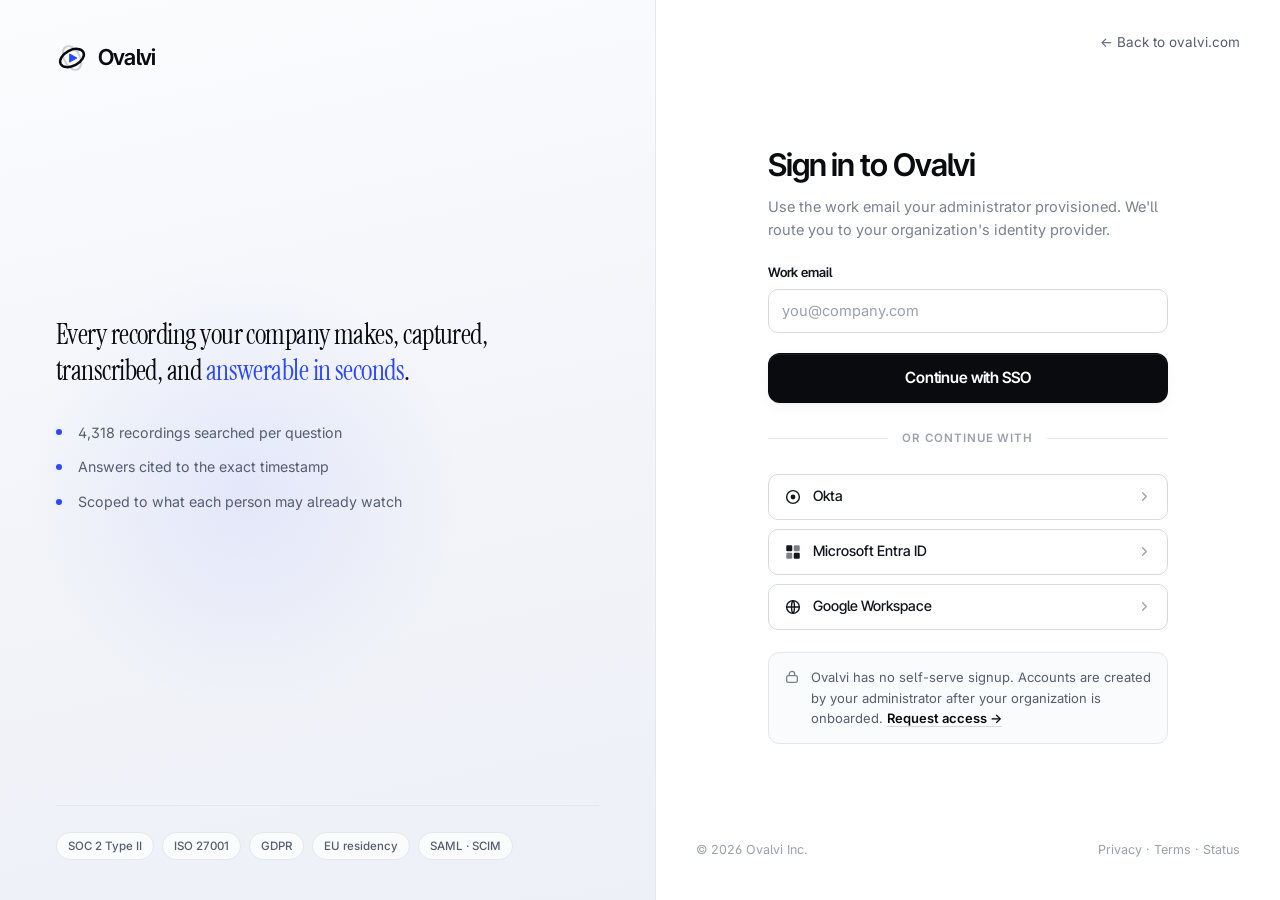
<file: login.html>
<!DOCTYPE html>
<html lang="en">
<head>
<meta charset="utf-8">
<meta name="viewport" content="width=device-width, initial-scale=1">
<title>Log in | Ovalvi</title>
<meta name="description" content="Sign in to Ovalvi with your organization's identity provider.">
<meta name="robots" content="noindex">
<link rel="icon" href="data:image/svg+xml,%3Csvg xmlns='http://www.w3.org/2000/svg' viewBox='0 0 32 32'%3E%3Cg transform='rotate(-28 16 16)' fill='none' stroke='%230a0b0f' stroke-width='2.2'%3E%3Cellipse cx='16' cy='16' rx='12.8' ry='7.8'/%3E%3Cellipse cx='16' cy='16' rx='7.8' ry='12.8' opacity='.18' stroke-width='1.9'/%3E%3C/g%3E%3Cpath d='M13.8 12.2v7.6l6.8-3.8z' fill='%232b49ff' stroke='%232b49ff' stroke-width='1.3' stroke-linejoin='round'/%3E%3C/svg%3E">
<link rel="preconnect" href="https://fonts.googleapis.com">
<link rel="preconnect" href="https://fonts.gstatic.com" crossorigin>
<link href="https://fonts.googleapis.com/css2?family=Inter:wght@400;500;600&family=Inter+Tight:wght@500;600;700&family=Instrument+Serif:ital@0;1&display=swap" rel="stylesheet">
<link rel="stylesheet" href="assets/css/styles.css">
</head>
<body>

<div class="auth">
  <!-- Brand panel -->
  <aside class="auth-aside">
    <a class="logo logo--lg" href="index.html" aria-label="Ovalvi home">
      <svg class="logo-mark" viewBox="0 0 32 32" fill="none" aria-hidden="true">
        <g transform="rotate(-28 16 16)">
          <ellipse class="lm-ring-a" cx="16" cy="16" rx="12.8" ry="7.8" stroke="currentColor" stroke-width="2.5"/>
          <ellipse class="lm-ring-b" cx="16" cy="16" rx="7.8" ry="12.8" stroke="currentColor" stroke-width="1.9"/>
        </g>
        <path class="lm-play" d="M13.8 12.2v7.6l6.8-3.8z"/>
      </svg>
      Ovalvi
    </a>

    <div class="auth-aside-body">
      <p class="auth-quote">Every recording your company makes, captured, transcribed, and <span>answerable in seconds</span>.</p>
      <ul class="auth-points">
        <li>4,318 recordings searched per question</li>
        <li>Answers cited to the exact timestamp</li>
        <li>Scoped to what each person may already watch</li>
      </ul>
    </div>

    <div class="auth-trust">
      <span>SOC 2 Type II</span>
      <span>ISO 27001</span>
      <span>GDPR</span>
      <span>EU residency</span>
      <span>SAML · SCIM</span>
    </div>
  </aside>

  <!-- Sign-in panel -->
  <main class="auth-main">
    <div class="auth-main-head">
      <a href="index.html">← Back to ovalvi.com</a>
    </div>

    <div class="auth-card">
      <h1>Sign in to Ovalvi</h1>
      <p class="sub">Use the work email your administrator provisioned. We'll route you to your organization's identity provider.</p>

      <form id="loginForm" novalidate>
        <div class="field" id="emailField">
          <label for="email">Work email</label>
          <input class="input" type="email" id="email" name="email" placeholder="you@company.com" autocomplete="username" spellcheck="false">
          <p class="msg" id="emailMsg">Enter your work email address.</p>
        </div>
        <button class="btn btn-primary btn-lg btn-block" type="submit" id="loginSubmit" style="margin-top:20px">Continue with SSO</button>
      </form>

      <div class="auth-alert" id="loginAlert" role="alert">
        <svg viewBox="0 0 24 24" fill="none" stroke="currentColor" stroke-width="2" stroke-linecap="round"><circle cx="12" cy="12" r="9"/><path d="M12 7.5v5.5M12 16.2v.1"/></svg>
        <span id="loginAlertText"></span>
      </div>

      <div class="auth-sep">or continue with</div>

      <button class="sso-btn" type="button" data-idp="Okta">
        <svg viewBox="0 0 24 24" fill="none" stroke="currentColor" stroke-width="1.9"><circle cx="12" cy="12" r="8.5"/><circle cx="12" cy="12" r="3.2" fill="currentColor" stroke="none"/></svg>
        Okta
        <svg class="chev" viewBox="0 0 24 24" fill="none" stroke="currentColor" stroke-width="2" stroke-linecap="round" stroke-linejoin="round"><path d="m9 6 6 6-6 6"/></svg>
      </button>
      <button class="sso-btn" type="button" data-idp="Microsoft Entra ID">
        <svg viewBox="0 0 24 24" fill="currentColor"><rect x="3" y="3" width="8" height="8" rx="1.5"/><rect x="13" y="3" width="8" height="8" rx="1.5" opacity=".55"/><rect x="3" y="13" width="8" height="8" rx="1.5" opacity=".55"/><rect x="13" y="13" width="8" height="8" rx="1.5"/></svg>
        Microsoft Entra ID
        <svg class="chev" viewBox="0 0 24 24" fill="none" stroke="currentColor" stroke-width="2" stroke-linecap="round" stroke-linejoin="round"><path d="m9 6 6 6-6 6"/></svg>
      </button>
      <button class="sso-btn" type="button" data-idp="Google Workspace">
        <svg viewBox="0 0 24 24" fill="none" stroke="currentColor" stroke-width="1.9"><circle cx="12" cy="12" r="8.5"/><path d="M12 3.5c-2.6 2.6-2.6 14.4 0 17M12 3.5c2.6 2.6 2.6 14.4 0 17M3.5 12h17"/></svg>
        Google Workspace
        <svg class="chev" viewBox="0 0 24 24" fill="none" stroke="currentColor" stroke-width="2" stroke-linecap="round" stroke-linejoin="round"><path d="m9 6 6 6-6 6"/></svg>
      </button>

      <div class="auth-notice">
        <svg viewBox="0 0 24 24" fill="none" stroke="currentColor" stroke-width="1.9"><rect x="4" y="10" width="16" height="10" rx="2.5"/><path d="M8 10V7.5a4 4 0 0 1 8 0V10"/></svg>
        <span>Ovalvi has no self-serve signup. Accounts are created by your administrator after your organization is onboarded. <a href="request-access.html">Request access →</a></span>
      </div>
    </div>

    <div class="auth-foot">
      <span>© 2026 Ovalvi Inc.</span>
      <span><a href="#">Privacy</a> · <a href="#">Terms</a> · <a href="#">Status</a></span>
    </div>
  </main>
</div>

<script src="assets/js/login.js"></script>
</body>
</html>
</file>
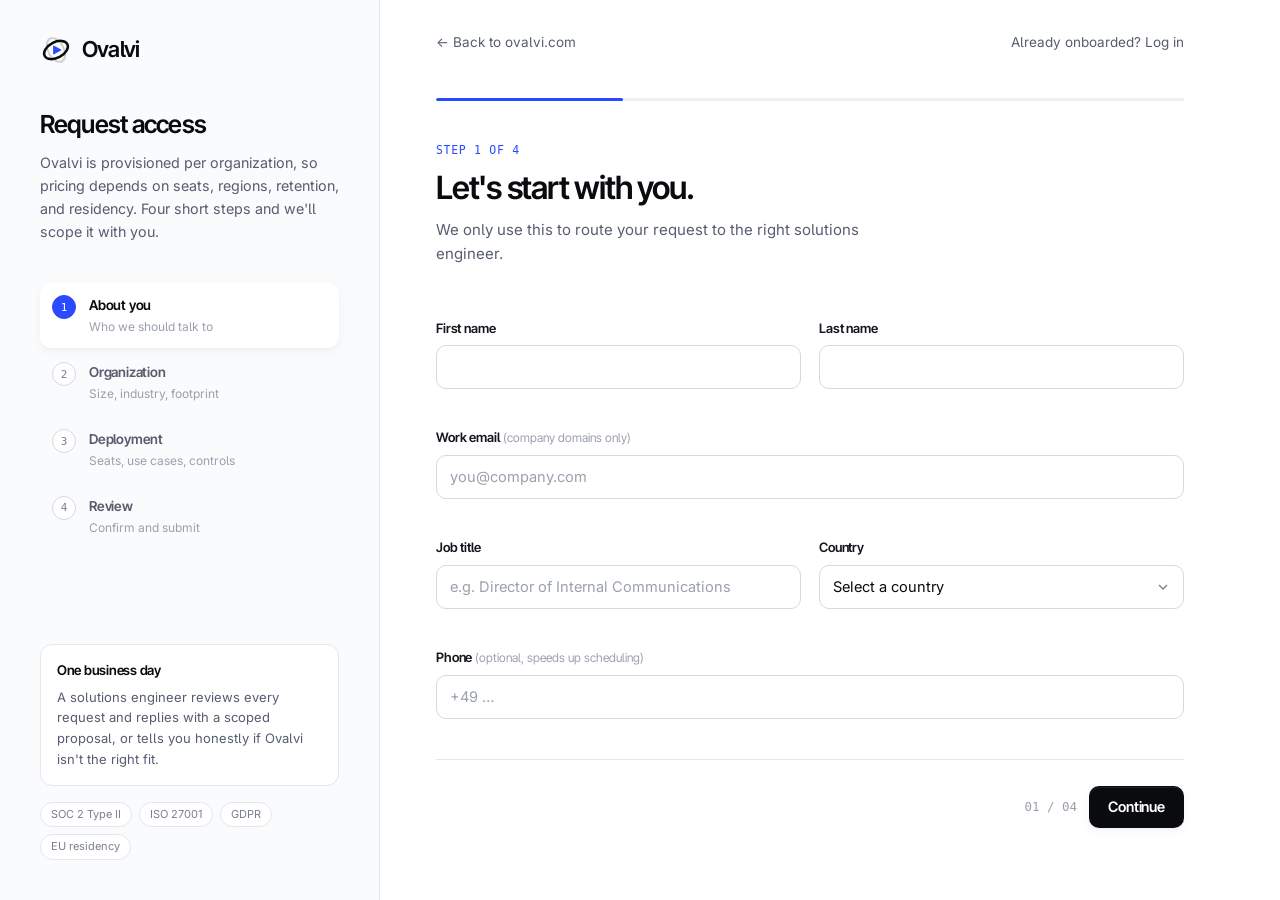
<file: request-access.html>
<!DOCTYPE html>
<html lang="en">
<head>
<meta charset="utf-8">
<meta name="viewport" content="width=device-width, initial-scale=1">
<title>Request access | Ovalvi</title>
<meta name="description" content="Ovalvi is provisioned per organization. Tell us about your deployment and we'll come back within one business day.">
<meta name="robots" content="noindex">
<link rel="icon" href="data:image/svg+xml,%3Csvg xmlns='http://www.w3.org/2000/svg' viewBox='0 0 32 32'%3E%3Cg transform='rotate(-28 16 16)' fill='none' stroke='%230a0b0f' stroke-width='2.2'%3E%3Cellipse cx='16' cy='16' rx='12.8' ry='7.8'/%3E%3Cellipse cx='16' cy='16' rx='7.8' ry='12.8' opacity='.18' stroke-width='1.9'/%3E%3C/g%3E%3Cpath d='M13.8 12.2v7.6l6.8-3.8z' fill='%232b49ff' stroke='%232b49ff' stroke-width='1.3' stroke-linejoin='round'/%3E%3C/svg%3E">
<link rel="preconnect" href="https://fonts.googleapis.com">
<link rel="preconnect" href="https://fonts.gstatic.com" crossorigin>
<link href="https://fonts.googleapis.com/css2?family=Inter:wght@400;500;600&family=Inter+Tight:wght@500;600;700&family=Instrument+Serif:ital@0;1&display=swap" rel="stylesheet">
<link rel="stylesheet" href="assets/css/styles.css">
</head>
<body>

<div class="ra-shell">
  <!-- Aside -->
  <aside class="ra-aside">
    <a class="logo logo--lg" href="index.html" aria-label="Ovalvi home">
      <svg class="logo-mark" viewBox="0 0 32 32" fill="none" aria-hidden="true">
        <g transform="rotate(-28 16 16)">
          <ellipse class="lm-ring-a" cx="16" cy="16" rx="12.8" ry="7.8" stroke="currentColor" stroke-width="2.5"/>
          <ellipse class="lm-ring-b" cx="16" cy="16" rx="7.8" ry="12.8" stroke="currentColor" stroke-width="1.9"/>
        </g>
        <path class="lm-play" d="M13.8 12.2v7.6l6.8-3.8z"/>
      </svg>
      Ovalvi
    </a>

    <h2>Request access</h2>
    <p>Ovalvi is provisioned per organization, so pricing depends on seats, regions, retention, and residency. Four short steps and we'll scope it with you.</p>

    <ol class="ra-steps" id="raSteps">
      <li class="is-active" data-step="1"><span class="num">1</span><span><b>About you</b><span>Who we should talk to</span></span></li>
      <li data-step="2"><span class="num">2</span><span><b>Organization</b><span>Size, industry, footprint</span></span></li>
      <li data-step="3"><span class="num">3</span><span><b>Deployment</b><span>Seats, use cases, controls</span></span></li>
      <li data-step="4"><span class="num">4</span><span><b>Review</b><span>Confirm and submit</span></span></li>
    </ol>

    <div class="ra-aside-foot">
      <div class="ra-sla">
        <b>One business day</b>
        A solutions engineer reviews every request and replies with a scoped proposal, or tells you honestly if Ovalvi isn't the right fit.
      </div>
      <div class="ra-trust">
        <span>SOC 2 Type II</span>
        <span>ISO 27001</span>
        <span>GDPR</span>
        <span>EU residency</span>
      </div>
    </div>
  </aside>

  <!-- Form -->
  <main class="ra-main">
    <div class="ra-main-head">
      <a href="index.html">← Back to ovalvi.com</a>
      <a href="login.html">Already onboarded? Log in</a>
    </div>

    <div class="ra-progress" id="raProgress" aria-hidden="true"><i style="width:25%"></i></div>

    <form id="raForm" novalidate>

      <!-- ---------- Step 1 ---------- -->
      <section class="ra-step is-active" data-step="1">
        <p class="kicker">Step 1 of 4</p>
        <h1>Let's start with you.</h1>
        <p class="sub">We only use this to route your request to the right solutions engineer.</p>

        <div class="form-grid">
          <div class="field" data-field>
            <label for="firstName">First name</label>
            <input class="input" id="firstName" name="firstName" data-required data-label="First name" autocomplete="given-name">
            <p class="msg"></p>
          </div>
          <div class="field" data-field>
            <label for="lastName">Last name</label>
            <input class="input" id="lastName" name="lastName" data-required data-label="Last name" autocomplete="family-name">
            <p class="msg"></p>
          </div>
          <div class="field span2" data-field>
            <label for="email">Work email <span class="hint">(company domains only)</span></label>
            <input class="input" type="email" id="email" name="email" data-required data-type="workEmail" data-label="Work email" placeholder="you@company.com" autocomplete="email" spellcheck="false">
            <p class="msg"></p>
          </div>
          <div class="field" data-field>
            <label for="jobTitle">Job title</label>
            <input class="input" id="jobTitle" name="jobTitle" data-required data-label="Job title" placeholder="e.g. Director of Internal Communications" autocomplete="organization-title">
            <p class="msg"></p>
          </div>
          <div class="field" data-field>
            <label for="country">Country</label>
            <select class="select" id="country" name="country" data-required data-label="Country">
              <option value="">Select a country</option>
              <optgroup label="Europe">
                <option>Austria</option><option>Belgium</option><option>Czechia</option>
                <option>Denmark</option><option>Estonia</option><option>Finland</option>
                <option>France</option><option>Germany</option><option>Greece</option>
                <option>Hungary</option><option>Ireland</option><option>Italy</option>
                <option>Luxembourg</option><option>Netherlands</option><option>Norway</option>
                <option>Poland</option><option>Portugal</option><option>Romania</option>
                <option>Spain</option><option>Sweden</option><option>Switzerland</option>
                <option>United Kingdom</option>
              </optgroup>
              <optgroup label="Americas">
                <option>Brazil</option><option>Canada</option><option>Mexico</option>
                <option>United States</option>
              </optgroup>
              <optgroup label="Asia-Pacific &amp; other">
                <option>Australia</option><option>India</option><option>Japan</option>
                <option>Singapore</option><option>South Korea</option>
                <option>United Arab Emirates</option><option>Other</option>
              </optgroup>
            </select>
            <p class="msg"></p>
          </div>
          <div class="field span2" data-field>
            <label for="phone">Phone <span class="hint">(optional, speeds up scheduling)</span></label>
            <input class="input" id="phone" name="phone" data-label="Phone" placeholder="+49 …" autocomplete="tel">
            <p class="msg"></p>
          </div>
        </div>
      </section>

      <!-- ---------- Step 2 ---------- -->
      <section class="ra-step" data-step="2">
        <p class="kicker">Step 2 of 4</p>
        <h1>Tell us about your organization.</h1>
        <p class="sub">This determines your deployment model, residency options, and commercial terms.</p>

        <div class="form-grid">
          <div class="field" data-field>
            <label for="company">Company</label>
            <input class="input" id="company" name="company" data-required data-label="Company" autocomplete="organization">
            <p class="msg"></p>
          </div>
          <div class="field" data-field>
            <label for="website">Company website</label>
            <input class="input" id="website" name="website" data-required data-label="Company website" placeholder="company.com" spellcheck="false">
            <p class="msg"></p>
          </div>
        </div>

        <fieldset class="fieldset" data-field data-group="radio" data-name="employees" data-min="1" data-label="Company size">
          <span class="legend">Company size <span class="req">*</span></span>
          <div class="opt-grid">
            <label class="opt"><input type="radio" name="employees" value="250–1,000"><b>250–1,000</b><span>Single region</span></label>
            <label class="opt"><input type="radio" name="employees" value="1,000–5,000"><b>1,000–5,000</b><span>Multi-region</span></label>
            <label class="opt"><input type="radio" name="employees" value="5,000–20,000"><b>5,000–20,000</b><span>Multi-entity</span></label>
            <label class="opt"><input type="radio" name="employees" value="20,000–75,000"><b>20,000–75,000</b><span>Global</span></label>
            <label class="opt"><input type="radio" name="employees" value="75,000+"><b>75,000+</b><span>Enterprise group</span></label>
            <label class="opt"><input type="radio" name="employees" value="Under 250"><b>Under 250</b><span>Not our usual fit</span></label>
          </div>
          <p class="msg"></p>
        </fieldset>

        <div class="fieldset" data-field>
          <label class="legend" for="industry">Industry <span class="req">*</span></label>
          <select class="select" id="industry" name="industry" data-required data-label="Industry" style="max-width:420px">
            <option value="">Select an industry</option>
            <option>Software &amp; technology</option>
            <option>Financial services &amp; insurance</option>
            <option>Manufacturing &amp; industrial</option>
            <option>Pharmaceutical &amp; life sciences</option>
            <option>Retail &amp; consumer goods</option>
            <option>Energy &amp; utilities</option>
            <option>Telecommunications &amp; media</option>
            <option>Transport &amp; logistics</option>
            <option>Professional services &amp; consulting</option>
            <option>Public sector &amp; education</option>
            <option>Healthcare providers</option>
            <option>Other</option>
          </select>
          <p class="msg"></p>
        </div>

        <fieldset class="fieldset" data-field data-group="checkbox" data-name="regions" data-min="1" data-label="Regions of operation">
          <span class="legend">Where do you operate? <span class="req">*</span> <span class="legend-hint">Select all that apply</span></span>
          <div class="chips">
            <label class="chip"><input type="checkbox" name="regions" value="Western Europe"><svg class="tick" viewBox="0 0 24 24" fill="none" stroke="currentColor" stroke-width="3" stroke-linecap="round" stroke-linejoin="round"><path d="M20 6 9 17l-5-5"/></svg>Western Europe</label>
            <label class="chip"><input type="checkbox" name="regions" value="Nordics"><svg class="tick" viewBox="0 0 24 24" fill="none" stroke="currentColor" stroke-width="3" stroke-linecap="round" stroke-linejoin="round"><path d="M20 6 9 17l-5-5"/></svg>Nordics</label>
            <label class="chip"><input type="checkbox" name="regions" value="Central &amp; Eastern Europe"><svg class="tick" viewBox="0 0 24 24" fill="none" stroke="currentColor" stroke-width="3" stroke-linecap="round" stroke-linejoin="round"><path d="M20 6 9 17l-5-5"/></svg>Central &amp; Eastern Europe</label>
            <label class="chip"><input type="checkbox" name="regions" value="United Kingdom &amp; Ireland"><svg class="tick" viewBox="0 0 24 24" fill="none" stroke="currentColor" stroke-width="3" stroke-linecap="round" stroke-linejoin="round"><path d="M20 6 9 17l-5-5"/></svg>UK &amp; Ireland</label>
            <label class="chip"><input type="checkbox" name="regions" value="North America"><svg class="tick" viewBox="0 0 24 24" fill="none" stroke="currentColor" stroke-width="3" stroke-linecap="round" stroke-linejoin="round"><path d="M20 6 9 17l-5-5"/></svg>North America</label>
            <label class="chip"><input type="checkbox" name="regions" value="Latin America"><svg class="tick" viewBox="0 0 24 24" fill="none" stroke="currentColor" stroke-width="3" stroke-linecap="round" stroke-linejoin="round"><path d="M20 6 9 17l-5-5"/></svg>Latin America</label>
            <label class="chip"><input type="checkbox" name="regions" value="Middle East &amp; Africa"><svg class="tick" viewBox="0 0 24 24" fill="none" stroke="currentColor" stroke-width="3" stroke-linecap="round" stroke-linejoin="round"><path d="M20 6 9 17l-5-5"/></svg>Middle East &amp; Africa</label>
            <label class="chip"><input type="checkbox" name="regions" value="Asia-Pacific"><svg class="tick" viewBox="0 0 24 24" fill="none" stroke="currentColor" stroke-width="3" stroke-linecap="round" stroke-linejoin="round"><path d="M20 6 9 17l-5-5"/></svg>Asia-Pacific</label>
          </div>
          <p class="msg"></p>
        </fieldset>

        <fieldset class="fieldset" data-field data-group="checkbox" data-name="tools" data-label="Tools in use">
          <span class="legend">What are you using today? <span class="legend-hint">Optional. Helps us plan migration</span></span>
          <div class="chips">
            <label class="chip"><input type="checkbox" name="tools" value="Loom"><svg class="tick" viewBox="0 0 24 24" fill="none" stroke="currentColor" stroke-width="3" stroke-linecap="round" stroke-linejoin="round"><path d="M20 6 9 17l-5-5"/></svg>Loom</label>
            <label class="chip"><input type="checkbox" name="tools" value="Tella"><svg class="tick" viewBox="0 0 24 24" fill="none" stroke="currentColor" stroke-width="3" stroke-linecap="round" stroke-linejoin="round"><path d="M20 6 9 17l-5-5"/></svg>Tella</label>
            <label class="chip"><input type="checkbox" name="tools" value="Microsoft Stream"><svg class="tick" viewBox="0 0 24 24" fill="none" stroke="currentColor" stroke-width="3" stroke-linecap="round" stroke-linejoin="round"><path d="M20 6 9 17l-5-5"/></svg>Microsoft Stream</label>
            <label class="chip"><input type="checkbox" name="tools" value="Vimeo Enterprise"><svg class="tick" viewBox="0 0 24 24" fill="none" stroke="currentColor" stroke-width="3" stroke-linecap="round" stroke-linejoin="round"><path d="M20 6 9 17l-5-5"/></svg>Vimeo Enterprise</label>
            <label class="chip"><input type="checkbox" name="tools" value="Zoom Clips"><svg class="tick" viewBox="0 0 24 24" fill="none" stroke="currentColor" stroke-width="3" stroke-linecap="round" stroke-linejoin="round"><path d="M20 6 9 17l-5-5"/></svg>Zoom Clips</label>
            <label class="chip"><input type="checkbox" name="tools" value="Panopto"><svg class="tick" viewBox="0 0 24 24" fill="none" stroke="currentColor" stroke-width="3" stroke-linecap="round" stroke-linejoin="round"><path d="M20 6 9 17l-5-5"/></svg>Panopto</label>
            <label class="chip"><input type="checkbox" name="tools" value="An internal build"><svg class="tick" viewBox="0 0 24 24" fill="none" stroke="currentColor" stroke-width="3" stroke-linecap="round" stroke-linejoin="round"><path d="M20 6 9 17l-5-5"/></svg>An internal build</label>
            <label class="chip"><input type="checkbox" name="tools" value="Nothing structured"><svg class="tick" viewBox="0 0 24 24" fill="none" stroke="currentColor" stroke-width="3" stroke-linecap="round" stroke-linejoin="round"><path d="M20 6 9 17l-5-5"/></svg>Nothing structured</label>
          </div>
          <p class="msg"></p>
        </fieldset>
      </section>

      <!-- ---------- Step 3 ---------- -->
      <section class="ra-step" data-step="3" id="talk">
        <p class="kicker">Step 3 of 4</p>
        <h1>What would the deployment look like?</h1>
        <p class="sub">Rough numbers are fine. This is what we price against.</p>

        <div class="fieldset">
          <span class="legend">Expected seats in year one</span>
          <div class="range-wrap">
            <div class="range-top">
              <b id="seatsValue">2,500</b>
              <span id="seatsBand">Multi-region rollout · dedicated onboarding</span>
            </div>
            <input type="range" id="seats" name="seats" min="0" max="10" step="1" value="4" aria-label="Expected seats in year one">
            <div class="range-scale">
              <span>250</span><span>2,500</span><span>25,000</span><span>100,000+</span>
            </div>
          </div>
        </div>

        <fieldset class="fieldset" data-field data-group="checkbox" data-name="useCases" data-min="1" data-label="Primary use cases">
          <span class="legend">Primary use cases <span class="req">*</span> <span class="legend-hint">Select all that apply</span></span>
          <div class="chips">
            <label class="chip"><input type="checkbox" name="useCases" value="Leadership &amp; all-hands comms"><svg class="tick" viewBox="0 0 24 24" fill="none" stroke="currentColor" stroke-width="3" stroke-linecap="round" stroke-linejoin="round"><path d="M20 6 9 17l-5-5"/></svg>Leadership &amp; all-hands comms</label>
            <label class="chip"><input type="checkbox" name="useCases" value="Onboarding &amp; training"><svg class="tick" viewBox="0 0 24 24" fill="none" stroke="currentColor" stroke-width="3" stroke-linecap="round" stroke-linejoin="round"><path d="M20 6 9 17l-5-5"/></svg>Onboarding &amp; training</label>
            <label class="chip"><input type="checkbox" name="useCases" value="Sales enablement"><svg class="tick" viewBox="0 0 24 24" fill="none" stroke="currentColor" stroke-width="3" stroke-linecap="round" stroke-linejoin="round"><path d="M20 6 9 17l-5-5"/></svg>Sales enablement</label>
            <label class="chip"><input type="checkbox" name="useCases" value="Customer calls &amp; QBRs"><svg class="tick" viewBox="0 0 24 24" fill="none" stroke="currentColor" stroke-width="3" stroke-linecap="round" stroke-linejoin="round"><path d="M20 6 9 17l-5-5"/></svg>Customer calls &amp; QBRs</label>
            <label class="chip"><input type="checkbox" name="useCases" value="Engineering &amp; product handoffs"><svg class="tick" viewBox="0 0 24 24" fill="none" stroke="currentColor" stroke-width="3" stroke-linecap="round" stroke-linejoin="round"><path d="M20 6 9 17l-5-5"/></svg>Engineering handoffs</label>
            <label class="chip"><input type="checkbox" name="useCases" value="Field &amp; frontline operations"><svg class="tick" viewBox="0 0 24 24" fill="none" stroke="currentColor" stroke-width="3" stroke-linecap="round" stroke-linejoin="round"><path d="M20 6 9 17l-5-5"/></svg>Field &amp; frontline ops</label>
            <label class="chip"><input type="checkbox" name="useCases" value="Support quality &amp; QA"><svg class="tick" viewBox="0 0 24 24" fill="none" stroke="currentColor" stroke-width="3" stroke-linecap="round" stroke-linejoin="round"><path d="M20 6 9 17l-5-5"/></svg>Support quality &amp; QA</label>
            <label class="chip"><input type="checkbox" name="useCases" value="Compliance &amp; recordkeeping"><svg class="tick" viewBox="0 0 24 24" fill="none" stroke="currentColor" stroke-width="3" stroke-linecap="round" stroke-linejoin="round"><path d="M20 6 9 17l-5-5"/></svg>Compliance &amp; recordkeeping</label>
          </div>
          <p class="msg"></p>
        </fieldset>

        <fieldset class="fieldset" data-field data-group="checkbox" data-name="requirements" data-label="Security requirements">
          <span class="legend">Security &amp; compliance requirements <span class="legend-hint">Optional. We'll pre-fill your security review</span></span>
          <div class="check-list">
            <label class="check"><input type="checkbox" name="requirements" value="SAML 2.0 SSO"><span><b>SAML 2.0 SSO</b><span>Okta, Entra ID, Ping, Google</span></span></label>
            <label class="check"><input type="checkbox" name="requirements" value="SCIM provisioning"><span><b>SCIM provisioning</b><span>Automated joiner / leaver flows</span></span></label>
            <label class="check"><input type="checkbox" name="requirements" value="EU data residency"><span><b>EU data residency</b><span>Frankfurt or Dublin only</span></span></label>
            <label class="check"><input type="checkbox" name="requirements" value="Customer-managed keys"><span><b>Customer-managed keys</b><span>BYOK via your KMS</span></span></label>
            <label class="check"><input type="checkbox" name="requirements" value="Retention &amp; legal hold"><span><b>Retention &amp; legal hold</b><span>Per-space policies, eDiscovery export</span></span></label>
            <label class="check"><input type="checkbox" name="requirements" value="Audit log streaming"><span><b>Audit log streaming</b><span>Splunk, Datadog, or S3</span></span></label>
            <label class="check"><input type="checkbox" name="requirements" value="HIPAA BAA"><span><b>HIPAA BAA</b><span>Regulated health data</span></span></label>
            <label class="check"><input type="checkbox" name="requirements" value="Private networking"><span><b>Private networking</b><span>VPC peering / PrivateLink</span></span></label>
          </div>
          <p class="msg"></p>
        </fieldset>

        <fieldset class="fieldset" data-field data-group="radio" data-name="timeline" data-min="1" data-label="Timeline">
          <span class="legend">When would you want to be live? <span class="req">*</span></span>
          <div class="opt-grid cols2">
            <label class="opt"><input type="radio" name="timeline" value="Within 30 days"><b>Within 30 days</b><span>Budget approved, replacing a tool</span></label>
            <label class="opt"><input type="radio" name="timeline" value="This quarter"><b>This quarter</b><span>Evaluating now</span></label>
            <label class="opt"><input type="radio" name="timeline" value="Next 6 months"><b>Next 6 months</b><span>Planning and budgeting</span></label>
            <label class="opt"><input type="radio" name="timeline" value="Researching"><b>Researching</b><span>No timeline yet</span></label>
          </div>
          <p class="msg"></p>
        </fieldset>

        <div class="fieldset" data-field>
          <label class="legend" for="notes">Anything else we should know? <span class="legend-hint">Optional</span></label>
          <textarea class="textarea" id="notes" name="notes" data-label="Notes" placeholder="Existing contracts, procurement process, languages you need, a specific security control…"></textarea>
          <p class="msg"></p>
        </div>
      </section>

      <!-- ---------- Step 4 ---------- -->
      <section class="ra-step" data-step="4">
        <p class="kicker">Step 4 of 4</p>
        <h1>Check it over.</h1>
        <p class="sub">One last look before this goes to a solutions engineer.</p>

        <div class="review-card" id="reviewCard"></div>

        <label class="consent">
          <input type="checkbox" id="consent" name="consent">
          <span>I agree that Ovalvi may contact me about this request and store the details in accordance with the <a href="#">Privacy Policy</a> and <a href="#">DPA</a>.</span>
        </label>
      </section>

      <!-- ---------- Actions ---------- -->
      <div class="ra-actions" id="raActions">
        <button class="btn btn-line" type="button" id="raBack" style="visibility:hidden">Back</button>
        <span class="spacer"></span>
        <span class="step-count" id="raCount">01 / 04</span>
        <button class="btn btn-primary" type="button" id="raNext">Continue</button>
      </div>

      <div class="ra-error" id="raError">
        <svg width="16" height="16" viewBox="0 0 24 24" fill="none" stroke="currentColor" stroke-width="2" stroke-linecap="round"><circle cx="12" cy="12" r="9"/><path d="M12 7.5v5.5M12 16.2v.1"/></svg>
        <span id="raErrorText">Please complete the highlighted fields.</span>
      </div>
    </form>

    <!-- ---------- Success ---------- -->
    <div class="ra-done" id="raDone">
      <div class="seal">
        <svg viewBox="0 0 24 24" fill="none" stroke="currentColor" stroke-width="2.2" stroke-linecap="round" stroke-linejoin="round"><path d="M20 6 9 17l-5-5"/></svg>
      </div>
      <h1>Request received.</h1>
      <p id="raDoneText">A solutions engineer will reply within one business day.</p>

      <div class="ra-ref">
        <span>Reference</span>
        <b id="raRef">OVL-0000-0000</b>
      </div>

      <div class="ra-next">
        <h4>WHAT HAPPENS NEXT</h4>
        <ol>
          <li>We verify your domain and match you to a solutions engineer in your region.</li>
          <li>A 30-minute scoping call covering seats, residency, retention, and identity.</li>
          <li>A written proposal plus a security package for your review team.</li>
          <li>If it's a fit, your workspace is provisioned and your admins get their credentials.</li>
        </ol>
      </div>

      <p class="small muted" style="margin-top:28px">Ovalvi has no self-serve signup. Accounts only exist once an organization is onboarded.</p>
      <a class="btn btn-line" href="index.html" style="margin-top:20px">Back to ovalvi.com</a>
    </div>
  </main>
</div>

<script src="assets/js/request-access.js"></script>
</body>
</html>
</file>
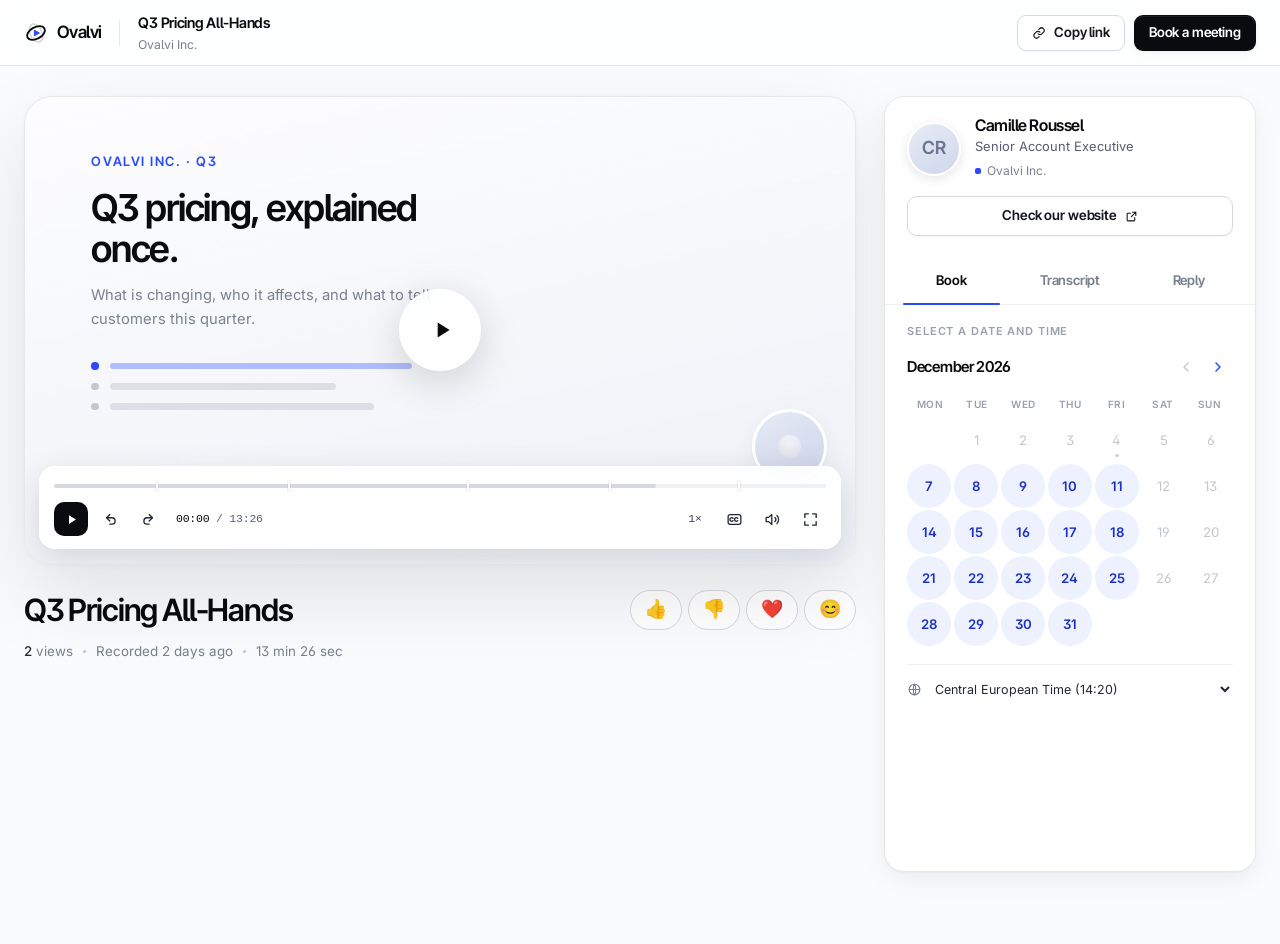
<file: watch.html>
<!DOCTYPE html>
<html lang="en">
<head>
<meta charset="utf-8">
<meta name="viewport" content="width=device-width, initial-scale=1">
<title>Q3 Pricing All-Hands | Ovalvi</title>
<meta name="description" content="A recording shared with you through Ovalvi.">
<meta name="robots" content="noindex">
<link rel="icon" href="data:image/svg+xml,%3Csvg xmlns='http://www.w3.org/2000/svg' viewBox='0 0 32 32'%3E%3Cg transform='rotate(-28 16 16)' fill='none' stroke='%230a0b0f' stroke-width='2.2'%3E%3Cellipse cx='16' cy='16' rx='12.8' ry='7.8'/%3E%3Cellipse cx='16' cy='16' rx='7.8' ry='12.8' opacity='.18' stroke-width='1.9'/%3E%3C/g%3E%3Cpath d='M13.8 12.2v7.6l6.8-3.8z' fill='%232b49ff' stroke='%232b49ff' stroke-width='1.3' stroke-linejoin='round'/%3E%3C/svg%3E">
<link rel="preconnect" href="https://fonts.googleapis.com">
<link rel="preconnect" href="https://fonts.gstatic.com" crossorigin>
<link href="https://fonts.googleapis.com/css2?family=Inter:wght@400;500;600&family=Inter+Tight:wght@500;600;700&family=Instrument+Serif:ital@0;1&display=swap" rel="stylesheet">
<link rel="stylesheet" href="assets/css/styles.css">
<link rel="stylesheet" href="assets/css/watch.css">
</head>
<body class="watch">

<!-- ==================== TOP BAR ==================== -->
<header class="w-topbar">
  <span class="logo" aria-label="Ovalvi">
    <svg class="logo-mark" viewBox="0 0 32 32" fill="none" aria-hidden="true">
      <g transform="rotate(-28 16 16)">
        <ellipse class="lm-ring-a" cx="16" cy="16" rx="12.8" ry="7.8" stroke="currentColor" stroke-width="2.5"/>
        <ellipse class="lm-ring-b" cx="16" cy="16" rx="7.8" ry="12.8" stroke="currentColor" stroke-width="1.9"/>
      </g>
      <path class="lm-play" d="M13.8 12.2v7.6l6.8-3.8z"/>
    </svg>
    Ovalvi
  </span>

  <span class="w-divider"></span>

  <div class="w-title-block">
    <b>Q3 Pricing All-Hands</b>
    <span>Ovalvi Inc.</span>
  </div>

  <div class="w-topbar-actions">
    <button class="btn btn-line btn-sm" type="button" id="copyLink">
      <svg width="14" height="14" viewBox="0 0 24 24" fill="none" stroke="currentColor" stroke-width="2" stroke-linecap="round" stroke-linejoin="round"><path d="M10.5 13.5a4.5 4.5 0 0 0 6.4 0l2.6-2.6a4.5 4.5 0 0 0-6.4-6.4l-1.3 1.3"/><path d="M13.5 10.5a4.5 4.5 0 0 0-6.4 0l-2.6 2.6a4.5 4.5 0 0 0 6.4 6.4l1.3-1.3"/></svg>
      Copy link
    </button>
    <button class="btn btn-primary btn-sm" type="button" id="topCta">Book a meeting</button>
  </div>
</header>

<div class="w-shell">

  <!-- ==================== PLAYER ==================== -->
  <section class="w-main">

    <div class="w-player" id="player">
      <div class="w-screen">

        <div class="w-slide is-on" data-slide="0">
          <p class="sl-kicker">Ovalvi Inc. · Q3</p>
          <h2 class="sl-title">Q3 pricing, explained once.</h2>
          <p class="sl-sub">What is changing, who it affects, and what to tell customers this quarter.</p>
          <div class="sl-rows">
            <div class="sl-row acc w80"><i></i><span></span></div>
            <div class="sl-row w60"><i></i><span></span></div>
            <div class="sl-row w70"><i></i><span></span></div>
          </div>
        </div>

        <div class="w-slide" data-slide="1">
          <p class="sl-kicker">Section one</p>
          <h2 class="sl-title">Where Q3 actually landed</h2>
          <div class="sl-chart">
            <i style="height:38%"></i><i style="height:54%"></i><i style="height:47%"></i>
            <i style="height:66%"></i><i class="acc" style="height:92%"></i>
            <i style="height:71%"></i><i style="height:58%"></i><i style="height:79%"></i>
          </div>
        </div>

        <div class="w-slide" data-slide="2">
          <p class="sl-kicker">Section two</p>
          <h2 class="sl-title">The change, in three numbers</h2>
          <div class="sl-cards">
            <div class="sl-card"><b>+8%</b><span>List price, new business</span></div>
            <div class="sl-card"><b>1 Oct</b><span>Effective date</span></div>
            <div class="sl-card"><b>12 mo</b><span>Grandfathered term</span></div>
          </div>
          <div class="sl-rows">
            <div class="sl-row acc w80"><i></i><span></span></div>
            <div class="sl-row w60"><i></i><span></span></div>
          </div>
        </div>

        <div class="w-slide" data-slide="3">
          <p class="sl-kicker">Section three</p>
          <h2 class="sl-title">EMEA exceptions</h2>
          <p class="sl-quote">“Anything signed before 1 October keeps current list pricing for a full term.”</p>
        </div>

        <div class="w-slide" data-slide="4">
          <p class="sl-kicker">Section four</p>
          <h2 class="sl-title">What changes for the field</h2>
          <div class="sl-rows">
            <div class="sl-row acc w80"><i></i><span></span></div>
            <div class="sl-row w70"><i></i><span></span></div>
            <div class="sl-row w60"><i></i><span></span></div>
            <div class="sl-row w80"><i></i><span></span></div>
          </div>
          <div class="sl-chart" style="height:24%">
            <i style="height:44%"></i><i class="acc" style="height:84%"></i><i style="height:61%"></i><i style="height:50%"></i>
          </div>
        </div>

        <div class="w-slide" data-slide="5">
          <p class="sl-kicker">Wrap up</p>
          <h2 class="sl-title">Questions</h2>
          <p class="sl-sub">Everything here is recorded and searchable. Ask the library instead of asking around.</p>
          <div class="sl-rows">
            <div class="sl-row w60"><i></i><span></span></div>
            <div class="sl-row acc w70"><i></i><span></span></div>
          </div>
        </div>

        <span class="w-cursor" aria-hidden="true">
          <svg viewBox="0 0 24 24" fill="currentColor"><path d="M5 2.5 19.5 11 12.8 12.4 9.6 18.6z"/></svg>
        </span>
        <span class="w-cam" aria-hidden="true"></span>
        <p class="w-captions" id="captions"></p>
      </div>

      <button class="w-bigplay" id="bigPlay" aria-label="Play">
        <svg viewBox="0 0 24 24" fill="currentColor"><path d="M8 5v14l11-7z"/></svg>
      </button>

      <div class="w-controls" id="controls">
        <div class="w-scrub" id="scrub" role="slider" aria-label="Seek" aria-valuemin="0" aria-valuemax="806" aria-valuenow="0" tabindex="0">
          <div class="w-scrub-track">
            <div class="w-scrub-buffer"></div>
            <div class="w-scrub-fill" id="fill"></div>
            <div class="w-scrub-knob" id="knob"></div>
            <div id="ticks"></div>
          </div>
          <div class="w-scrub-tip" id="scrubTip"><b>00:00</b><span>Welcome and agenda</span></div>
        </div>

        <div class="w-ctrl-row">
          <button class="w-btn w-btn--play" id="playBtn" aria-label="Play">
            <svg id="playIcon" viewBox="0 0 24 24" fill="currentColor"><path d="M8 5v14l11-7z"/></svg>
          </button>
          <button class="w-btn" id="back10" aria-label="Back 10 seconds">
            <svg viewBox="0 0 24 24" fill="none" stroke="currentColor" stroke-width="1.9" stroke-linecap="round" stroke-linejoin="round"><path d="M11 5 6.5 9.5 11 14"/><path d="M6.5 9.5H14a4.5 4.5 0 0 1 0 9h-3"/></svg>
          </button>
          <button class="w-btn" id="fwd10" aria-label="Forward 10 seconds">
            <svg viewBox="0 0 24 24" fill="none" stroke="currentColor" stroke-width="1.9" stroke-linecap="round" stroke-linejoin="round"><path d="M13 5l4.5 4.5L13 14"/><path d="M17.5 9.5H10a4.5 4.5 0 0 0 0 9h3"/></svg>
          </button>

          <span class="w-time"><b id="cur">00:00</b> / 13:26</span>

          <span class="w-wave" aria-hidden="true"><i></i><i></i><i></i><i></i><i></i><i></i><i></i></span>

          <span class="w-spacer"></span>

          <button class="w-chip-btn" id="speedBtn" data-role="speed" aria-label="Playback speed">1×</button>
          <button class="w-btn" id="ccBtn" aria-label="Captions">
            <svg viewBox="0 0 24 24" fill="none" stroke="currentColor" stroke-width="1.8"><rect x="3" y="5" width="18" height="14" rx="3"/><path d="M10 10.2a2.6 2.6 0 1 0 0 3.6M16.5 10.2a2.6 2.6 0 1 0 0 3.6" stroke-linecap="round"/></svg>
          </button>
          <button class="w-btn" id="muteBtn" aria-label="Mute">
            <svg id="volIcon" viewBox="0 0 24 24" fill="none" stroke="currentColor" stroke-width="1.8" stroke-linecap="round" stroke-linejoin="round"><path d="M11 5 6.5 9H3v6h3.5L11 19z"/><path d="M15.5 9.2a4 4 0 0 1 0 5.6M18.3 6.4a8 8 0 0 1 0 11.2"/></svg>
          </button>
          <button class="w-btn" id="fsBtn" aria-label="Fullscreen">
            <svg viewBox="0 0 24 24" fill="none" stroke="currentColor" stroke-width="1.9" stroke-linecap="round" stroke-linejoin="round"><path d="M4 9V4h5M20 9V4h-5M4 15v5h5M20 15v5h-5"/></svg>
          </button>
        </div>
      </div>
    </div>

    <!-- meta + reactions -->
    <div class="w-meta">
      <div class="w-meta-top">
        <h1>Q3 Pricing All-Hands</h1>
<div class="w-reactions" id="reactions">
          <button class="w-react-btn" type="button" aria-label="Thumbs up"><span class="e">👍</span><span class="n"></span></button>
          <button class="w-react-btn" type="button" aria-label="Thumbs down"><span class="e">👎</span><span class="n"></span></button>
          <button class="w-react-btn" type="button" aria-label="Love it"><span class="e">❤️</span><span class="n"></span></button>
          <button class="w-react-btn" type="button" aria-label="Nice"><span class="e">😊</span><span class="n"></span></button>
        </div>
      </div>
      <div class="w-meta-row">
        <span><b>2</b> views</span>
        <span class="sep"></span>
        <span>Recorded 2 days ago</span>
        <span class="sep"></span>
        <span>13 min 26 sec</span>
      </div>

    </div>
  </section>

  <!-- ==================== RIGHT RAIL ==================== -->
  <aside class="w-rail">

    <div class="w-sender">
      <div class="w-avatar" aria-hidden="true">CR</div>
      <div class="w-id">
        <h2>Camille Roussel</h2>
        <p class="role">Senior Account Executive</p>
        <p class="org"><i></i> Ovalvi Inc.</p>
      </div>
    </div>

    <div class="w-site">
      <a class="btn btn-line" href="index.html" target="_blank" rel="noopener">
        Check our website
        <svg width="13" height="13" viewBox="0 0 24 24" fill="none" stroke="currentColor" stroke-width="2" stroke-linecap="round" stroke-linejoin="round"><path d="M14 4h6v6M20 4l-8.5 8.5"/><path d="M18 14v4.5A1.5 1.5 0 0 1 16.5 20h-11A1.5 1.5 0 0 1 4 18.5v-11A1.5 1.5 0 0 1 5.5 6H10"/></svg>
      </a>
    </div>

    <div class="w-tabs" role="tablist">
      <button class="w-tab is-on" role="tab" data-tab="book">Book</button>
      <button class="w-tab" role="tab" data-tab="transcript">Transcript</button>
      <button class="w-tab" role="tab" data-tab="reply">Reply</button>
    </div>

    <!-- Book -->
    <div class="w-panel is-on" data-panel="book">
      <div class="w-panel-scroll" id="bookBody">
        <p class="w-panel-label">Select a date and time</p>

        <div class="cal">
          <div class="cal-head">
            <b id="calMonth"></b>
            <div class="cal-nav">
              <button type="button" id="calPrev" aria-label="Previous month">
                <svg viewBox="0 0 24 24" fill="none" stroke="currentColor" stroke-width="2.2" stroke-linecap="round" stroke-linejoin="round"><path d="m15 6-6 6 6 6"/></svg>
              </button>
              <button type="button" id="calNext" aria-label="Next month">
                <svg viewBox="0 0 24 24" fill="none" stroke="currentColor" stroke-width="2.2" stroke-linecap="round" stroke-linejoin="round"><path d="m9 6 6 6-6 6"/></svg>
              </button>
            </div>
          </div>
          <div class="cal-dow"><span>Mon</span><span>Tue</span><span>Wed</span><span>Thu</span><span>Fri</span><span>Sat</span><span>Sun</span></div>
          <div class="cal-grid" id="calGrid"></div>
        </div>

        <div class="cal-tz">
          <svg viewBox="0 0 24 24" fill="none" stroke="currentColor" stroke-width="1.8" stroke-linecap="round"><circle cx="12" cy="12" r="8.5"/><path d="M3.5 12h17M12 3.5c2.6 2.7 2.6 14.3 0 17M12 3.5c-2.6 2.7-2.6 14.3 0 17"/></svg>
          <select aria-label="Time zone">
            <option>Central European Time (14:20)</option>
            <option>UK Time (13:20)</option>
            <option>Eastern Time, US (08:20)</option>
            <option>Pacific Time, US (05:20)</option>
          </select>
        </div>

        <div class="slots-wrap" id="slotsWrap" hidden>
          <p class="slots-head" id="slotsHead"></p>
          <div class="slots" id="slots"></div>
        </div>
      </div>
    </div>

    <!-- Transcript -->
    <div class="w-panel" data-panel="transcript">
      <div class="w-tr-search">
        <div class="box">
          <svg viewBox="0 0 24 24" fill="none" stroke="currentColor" stroke-width="2" stroke-linecap="round"><circle cx="11" cy="11" r="7"/><path d="m16.5 16.5 4 4"/></svg>
          <input type="text" id="trSearch" placeholder="Search the transcript" autocomplete="off" spellcheck="false">
          <span class="count" id="trCount"></span>
        </div>
      </div>
      <div class="w-panel-scroll" id="trList"></div>
    </div>

    <!-- Reply -->
    <div class="w-panel" data-panel="reply">
      <div class="w-panel-scroll" id="replyBody">
        <div class="w-reply">
          <p class="w-reply-note">Camille gets this by email, with the moment you were watching attached.</p>
          <textarea class="textarea" id="replyText" placeholder="Ask a question, or tell Camille what to cover next"></textarea>
          <div class="w-reply-row">
            <button class="w-stamp is-on" type="button" id="stampBtn">
              <svg width="13" height="13" viewBox="0 0 24 24" fill="none" stroke="currentColor" stroke-width="2" stroke-linecap="round"><circle cx="12" cy="12" r="8.5"/><path d="M12 7.5V12l3 2"/></svg>
              Attach <b id="stampTime">00:00</b>
            </button>
          </div>
        </div>
      </div>
      <div class="w-reply-foot">
        <button class="btn btn-primary" type="button" id="sendReply">Send to Camille</button>
        <button class="btn btn-line" type="button" id="videoReply">Reply with a video</button>
      </div>
    </div>
  </aside>
</div>

<div class="w-toast" id="toast">
  <svg viewBox="0 0 24 24" fill="none" stroke="currentColor" stroke-width="2.4" stroke-linecap="round" stroke-linejoin="round"><path d="M20 6 9 17l-5-5"/></svg>
  <span id="toastText">Link copied</span>
</div>

<script src="assets/js/watch.js"></script>
</body>
</html>
</file>
<file: assets/css/styles.css>
/* =========================================================
   Ovalvi, the video platform for enterprise
   Design tokens
   ========================================================= */

:root {
  /* Ink */
  --ink-900: #0a0b0f;
  --ink-800: #14161d;
  --ink-700: #232733;
  --ink-600: #3a4050;
  --ink-500: #565d70;
  --ink-400: #79808f;
  --ink-300: #9aa0ad;
  --ink-200: #c3c7d0;

  /* Surfaces */
  --paper: #ffffff;
  --paper-2: #fafbfc;
  --paper-3: #f4f5f8;
  --paper-4: #eef0f4;

  /* Lines */
  --line: #e5e7ec;
  --line-soft: #eef0f4;
  --line-strong: #d6d9e0;

  /* Single accent, used sparingly */
  --accent: #2b49ff;
  --accent-ink: #1b31c4;
  --accent-soft: #eef1ff;
  --accent-line: #d3daff;

  /* Support (kept minimal) */
  --live: #e5484d;

  /* Shadows: soft, layered, never heavy */
  --sh-xs: 0 1px 2px rgba(10, 11, 15, 0.04);
  --sh-sm: 0 1px 2px rgba(10, 11, 15, 0.04), 0 4px 12px rgba(10, 11, 15, 0.04);
  --sh-md: 0 1px 2px rgba(10, 11, 15, 0.04), 0 8px 24px rgba(10, 11, 15, 0.06);
  --sh-lg: 0 2px 4px rgba(10, 11, 15, 0.03), 0 18px 48px rgba(10, 11, 15, 0.08);
  --sh-xl: 0 2px 6px rgba(10, 11, 15, 0.03), 0 32px 80px rgba(10, 11, 15, 0.1);

  --r-xs: 6px;
  --r-sm: 10px;
  --r-md: 14px;
  --r-lg: 20px;
  --r-xl: 28px;

  --font-display: "Inter Tight", "Inter", -apple-system, BlinkMacSystemFont, "Segoe UI", sans-serif;
  --font-sans: "Inter", -apple-system, BlinkMacSystemFont, "Segoe UI", Roboto, sans-serif;
  --font-serif: "Instrument Serif", "Iowan Old Style", Georgia, serif;
  --font-mono: ui-monospace, "SF Mono", SFMono-Regular, Menlo, monospace;

  --container: 1200px;
  --header-h: 68px;
}

/* =========================================================
   Reset
   ========================================================= */

*, *::before, *::after { box-sizing: border-box; }

html { -webkit-text-size-adjust: 100%; scroll-behavior: smooth; scroll-padding-top: 96px; }

body {
  margin: 0;
  font-family: var(--font-sans);
  font-size: 16px;
  line-height: 1.6;
  color: var(--ink-500);
  background: var(--paper);
  -webkit-font-smoothing: antialiased;
  -moz-osx-font-smoothing: grayscale;
  font-feature-settings: "cv05" 1, "ss01" 1;
}

h1, h2, h3, h4 {
  font-family: var(--font-display);
  color: var(--ink-900);
  margin: 0;
  font-weight: 600;
  letter-spacing: -0.028em;
  line-height: 1.08;
}

p { margin: 0; }
img, svg { display: block; max-width: 100%; }
a { color: inherit; text-decoration: none; }
button { font: inherit; color: inherit; }

::selection { background: var(--accent); color: #fff; }

:focus-visible {
  outline: 2px solid var(--accent);
  outline-offset: 2px;
  border-radius: 4px;
}

/* =========================================================
   Layout primitives
   ========================================================= */

.container {
  width: 100%;
  max-width: var(--container);
  margin-inline: auto;
  padding-inline: 28px;
}

.section { padding: 108px 0; position: relative; }
.section--tight { padding: 72px 0; }
.section--alt { background: var(--paper-2); border-block: 1px solid var(--line-soft); }

.section-head { max-width: 640px; }
.section-head--center { margin-inline: auto; text-align: center; }

.eyebrow {
  display: inline-flex;
  align-items: center;
  gap: 8px;
  font-family: var(--font-display);
  font-size: 12.5px;
  font-weight: 600;
  letter-spacing: 0.08em;
  text-transform: uppercase;
  color: var(--ink-400);
  margin-bottom: 20px;
}

.eyebrow .dot {
  width: 6px; height: 6px; border-radius: 50%;
  background: var(--accent);
  box-shadow: 0 0 0 3px var(--accent-soft);
}

h1, .h1 { font-size: clamp(2.6rem, 6vw, 4.15rem); letter-spacing: -0.04em; }
h2, .h2 { font-size: clamp(2rem, 3.9vw, 2.9rem); letter-spacing: -0.035em; }
h3, .h3 { font-size: 1.28rem; letter-spacing: -0.02em; line-height: 1.3; }

h1 em, h2 em {
  font-style: normal;
  color: var(--ink-400);
}

.lede {
  font-size: clamp(1.06rem, 1.5vw, 1.22rem);
  line-height: 1.55;
  color: var(--ink-500);
  max-width: 56ch;
}

h1 + .lede, h2 + .lede { margin-top: 20px; }

.muted { color: var(--ink-400); }
.small { font-size: 13.5px; line-height: 1.55; }

/* =========================================================
   Buttons
   ========================================================= */

.btn {
  display: inline-flex;
  align-items: center;
  justify-content: center;
  gap: 8px;
  height: 42px;
  padding: 0 18px;
  border-radius: 10px;
  border: 1px solid transparent;
  font-family: var(--font-display);
  font-size: 14.5px;
  font-weight: 600;
  letter-spacing: -0.01em;
  cursor: pointer;
  white-space: nowrap;
  transition: background .18s ease, color .18s ease, border-color .18s ease,
              box-shadow .18s ease, transform .18s ease;
}

.btn-lg { height: 50px; padding: 0 24px; font-size: 15.5px; border-radius: 12px; }
.btn-sm { height: 36px; padding: 0 14px; font-size: 13.5px; border-radius: 9px; }

.btn-primary {
  background: var(--ink-900);
  color: #fff;
  box-shadow: var(--sh-sm), inset 0 1px 0 rgba(255,255,255,.08);
}
.btn-primary:hover { background: #000; transform: translateY(-1px); box-shadow: var(--sh-md); }
.btn-primary:active { transform: translateY(0); }

.btn-accent { background: var(--accent); color: #fff; box-shadow: var(--sh-sm); }
.btn-accent:hover { background: var(--accent-ink); transform: translateY(-1px); }

.btn-line {
  background: var(--paper);
  color: var(--ink-800);
  border-color: var(--line-strong);
  box-shadow: var(--sh-xs);
}
.btn-line:hover { border-color: var(--ink-300); background: var(--paper); transform: translateY(-1px); }

.btn-ghost { color: var(--ink-700); }
.btn-ghost:hover { background: var(--paper-3); }

.btn-block { width: 100%; }
.btn[disabled] { opacity: .45; pointer-events: none; }

.btn .arw { transition: transform .18s ease; }
.btn:hover .arw { transform: translateX(2px); }

.link-arrow {
  display: inline-flex; align-items: center; gap: 6px;
  font-family: var(--font-display); font-weight: 600; font-size: 14.5px;
  color: var(--ink-900);
  border-bottom: 1px solid var(--line-strong);
  padding-bottom: 2px;
  transition: border-color .18s ease, color .18s ease;
}
.link-arrow:hover { border-color: var(--ink-900); }
.link-arrow svg { transition: transform .18s ease; }
.link-arrow:hover svg { transform: translateX(3px); }

/* =========================================================
   Logo
   ========================================================= */

.logo {
  display: inline-flex;
  align-items: center;
  gap: 9px;
  color: var(--ink-900);
  font-family: var(--font-display);
  font-weight: 600;
  font-size: 19px;
  letter-spacing: -0.035em;
}

.logo-mark { width: 28px; height: 28px; flex: none; color: var(--ink-900); }
.logo-mark .lm-ring-b { opacity: .18; }
.logo-mark .lm-play {
  fill: var(--accent);
  stroke: var(--accent);
  stroke-width: 1.3;
  stroke-linejoin: round;
}
.logo--lg { font-size: 22px; gap: 10px; }
.logo--lg .logo-mark { width: 32px; height: 32px; }
.logo--inv { color: #fff; }
.logo--inv .logo-mark { color: #fff; }
.logo--inv .logo-mark .lm-play { fill: #fff; stroke: #fff; }

/* =========================================================
   Header
   ========================================================= */

.site-header {
  position: sticky;
  top: 0;
  z-index: 60;
  background: rgba(255, 255, 255, 0.82);
  backdrop-filter: saturate(180%) blur(18px);
  -webkit-backdrop-filter: saturate(180%) blur(18px);
  border-bottom: 1px solid transparent;
  transition: border-color .25s ease, background .25s ease;
}
.site-header.is-stuck { border-bottom-color: var(--line); background: rgba(255,255,255,.92); }

.header-inner {
  height: var(--header-h);
  display: flex;
  align-items: center;
  gap: 32px;
}

.nav-links {
  display: flex;
  align-items: center;
  gap: 4px;
  margin-right: auto;
}

.nav-links a {
  padding: 7px 11px;
  border-radius: 8px;
  font-size: 14.5px;
  font-weight: 500;
  color: var(--ink-600);
  transition: color .16s ease, background .16s ease;
}
.nav-links a:hover { color: var(--ink-900); background: var(--paper-3); }

.header-actions { display: flex; align-items: center; gap: 8px; }

.nav-toggle {
  display: none;
  width: 40px; height: 40px;
  align-items: center; justify-content: center;
  background: none; border: 1px solid var(--line); border-radius: 10px;
  cursor: pointer;
}
.nav-toggle span { display: block; width: 16px; height: 1.5px; background: var(--ink-800); position: relative; }
.nav-toggle span::before, .nav-toggle span::after {
  content: ""; position: absolute; left: 0; width: 16px; height: 1.5px; background: var(--ink-800);
}
.nav-toggle span::before { top: -5px; } .nav-toggle span::after { top: 5px; }

.mobile-nav {
  display: none;
  border-bottom: 1px solid var(--line);
  background: var(--paper);
  padding: 12px 28px 20px;
}
.mobile-nav.is-open { display: block; }
.mobile-nav a {
  display: block; padding: 11px 0; font-size: 16px; font-weight: 500;
  color: var(--ink-700); border-bottom: 1px solid var(--line-soft);
}
.mobile-nav .mobile-cta { display: flex; gap: 10px; margin-top: 16px; }
.mobile-nav .mobile-cta .btn { flex: 1; }

/* =========================================================
   Hero
   ========================================================= */

.hero {
  position: relative;
  padding: 84px 0 0;
  overflow: hidden;
}

.hero::before {
  content: "";
  position: absolute;
  inset: -220px 0 auto 0;
  height: 620px;
  background:
    radial-gradient(60% 70% at 50% 40%, rgba(43, 73, 255, 0.055), transparent 70%),
    radial-gradient(40% 50% at 80% 10%, rgba(43, 73, 255, 0.03), transparent 70%);
  pointer-events: none;
}

.hero-inner { position: relative; text-align: center; }
.hero h1 { max-width: 17ch; margin-inline: auto; text-wrap: balance; }
.hero .lede { margin: 22px auto 0; text-align: center; max-width: 48ch; }

.hero-cta {
  display: flex; justify-content: center; gap: 12px;
  margin-top: 34px; flex-wrap: wrap;
}

.hero-note {
  margin-top: 18px;
  font-size: 13px;
  color: var(--ink-400);
}

.hero-visual { margin-top: 64px; position: relative; }

/* =========================================================
   App mock: light, precise, near-monochrome
   ========================================================= */

.app-window {
  position: relative;
  background: var(--paper);
  border: 1px solid var(--line);
  border-radius: var(--r-xl);
  box-shadow: var(--sh-xl);
  display: grid;
  grid-template-columns: 208px 1fr;
  min-height: 520px;
}

.app-window::after {
  content: "";
  position: absolute; inset: 0;
  border-radius: var(--r-xl);
  box-shadow: inset 0 1px 0 rgba(255,255,255,.9);
  pointer-events: none;
}

.app-rail {
  background: var(--paper-2);
  border-right: 1px solid var(--line-soft);
  border-radius: var(--r-xl) 0 0 var(--r-xl);
  padding: 18px 14px;
  display: flex; flex-direction: column; gap: 3px;
}

.rail-brand { display: flex; align-items: center; gap: 8px; padding: 2px 8px 18px; }
.rail-brand .logo-mark { width: 20px; height: 20px; }
.rail-brand b { font-family: var(--font-display); font-size: 14.5px; letter-spacing: -.03em; color: var(--ink-900); font-weight: 600; }

.rail-item {
  display: flex; align-items: center; gap: 9px;
  padding: 7px 9px; border-radius: 8px;
  font-size: 13px; font-weight: 500; color: var(--ink-500);
}
.rail-item svg { width: 15px; height: 15px; flex: none; opacity: .65; }
.rail-item.is-active { background: var(--paper); color: var(--ink-900); box-shadow: var(--sh-xs); font-weight: 600; }
.rail-item.is-active svg { opacity: 1; color: var(--accent); }

.rail-label {
  font-size: 10.5px; font-weight: 600; letter-spacing: .08em; text-transform: uppercase;
  color: var(--ink-300); padding: 22px 9px 8px;
}
.rail-space { display: flex; align-items: center; gap: 9px; padding: 6px 9px; font-size: 13px; color: var(--ink-500); }
.rail-space i { width: 7px; height: 7px; border-radius: 2px; background: var(--ink-200); flex: none; }
.rail-space.accent i { background: var(--accent); }

.app-main { display: flex; flex-direction: column; min-width: 0; }

.app-topbar {
  height: 56px; flex: none;
  border-bottom: 1px solid var(--line-soft);
  display: flex; align-items: center; gap: 14px;
  padding: 0 18px;
}

.app-search {
  flex: 1;
  height: 34px;
  border: 1px solid var(--line);
  border-radius: 9px;
  background: var(--paper-2);
  display: flex; align-items: center; gap: 9px;
  padding: 0 12px;
  font-size: 13px; color: var(--ink-400);
}
.app-search svg { width: 14px; height: 14px; color: var(--accent); flex: none; }
.app-search .kbd {
  margin-left: auto; font-family: var(--font-mono); font-size: 10.5px;
  color: var(--ink-300); border: 1px solid var(--line); border-radius: 5px;
  padding: 1px 5px; background: var(--paper);
}

.app-faces { display: flex; }
.app-faces i {
  width: 24px; height: 24px; border-radius: 50%;
  border: 2px solid var(--paper);
  margin-left: -7px;
  background: var(--paper-4);
}
.app-faces i:nth-child(1) { background: linear-gradient(140deg, #e3e6ee, #cfd4e0); margin-left: 0; }
.app-faces i:nth-child(2) { background: linear-gradient(140deg, #dfe3f2, #c8cfe6); }
.app-faces i:nth-child(3) { background: linear-gradient(140deg, #e8eaf0, #d5d9e3); }

.app-body { padding: 20px 18px 24px; flex: 1; }

.app-crumb {
  display: flex; align-items: center; justify-content: space-between;
  margin-bottom: 16px;
}
.app-crumb h4 { font-size: 14px; letter-spacing: -.02em; }
.app-crumb span { font-size: 12px; color: var(--ink-400); }

.app-grid { display: grid; grid-template-columns: repeat(3, 1fr); gap: 14px; }

.vcard { min-width: 0; }
.vcard-meta { padding-top: 10px; }
.vcard-meta b {
  display: block; font-family: var(--font-display); font-size: 13px; font-weight: 600;
  color: var(--ink-900); letter-spacing: -.015em;
  overflow: hidden; text-overflow: ellipsis; white-space: nowrap;
}
.vcard-meta span { font-size: 11.5px; color: var(--ink-400); }

/* Thumbnail: a light mock screen-share with a camera bubble */
.thumb {
  position: relative;
  aspect-ratio: 16 / 10;
  border-radius: 11px;
  border: 1px solid var(--line-soft);
  background: linear-gradient(165deg, #fbfcfe 0%, #f1f3f8 100%);
  overflow: hidden;
  padding: 12px;
}
.thumb.accent { background: linear-gradient(165deg, #f6f8ff 0%, #eaeefc 100%); }

.t-line { height: 4px; border-radius: 3px; background: var(--ink-200); opacity: .55; margin-bottom: 6px; }
.t-line.w70 { width: 70%; } .t-line.w45 { width: 45%; } .t-line.w55 { width: 55%; }
.t-line.acc { background: var(--accent); opacity: .5; }

.t-bars { display: flex; align-items: flex-end; gap: 4px; height: 42%; margin-top: 10px; }
.t-bars i { flex: 1; background: var(--ink-200); opacity: .5; border-radius: 2px 2px 0 0; }
.t-bars i.acc { background: var(--accent); opacity: .55; }

.t-blocks { display: grid; grid-template-columns: 1fr 1fr; gap: 5px; margin-top: 8px; }
.t-blocks i { height: 16px; border-radius: 4px; background: var(--ink-200); opacity: .35; }

.t-bubble {
  position: absolute; right: 10px; bottom: 10px;
  width: 30px; height: 30px; border-radius: 50%;
  background: linear-gradient(150deg, #dfe4f4, #c6cee6);
  border: 2px solid #fff;
  box-shadow: var(--sh-xs);
}
.t-time {
  position: absolute; left: 10px; bottom: 10px;
  font-family: var(--font-mono); font-size: 10px;
  background: rgba(10,11,15,.72); color: #fff;
  padding: 2px 6px; border-radius: 5px;
  letter-spacing: -.02em;
}

/* Floating cards over the app mock */
.float {
  position: absolute;
  background: var(--paper);
  border: 1px solid var(--line);
  border-radius: var(--r-md);
  box-shadow: var(--sh-lg);
  z-index: 3;
}

.float-answer {
  right: -18px; bottom: -46px;
  width: min(380px, 80%);
  padding: 16px 17px;
}
.float-answer .fa-q {
  display: flex; gap: 9px; align-items: flex-start;
  font-size: 13px; color: var(--ink-800); font-weight: 500;
  padding-bottom: 12px; border-bottom: 1px solid var(--line-soft);
}
.float-answer .fa-q svg { width: 15px; height: 15px; color: var(--accent); flex: none; margin-top: 2px; }
.float-answer .fa-a { font-size: 13px; color: var(--ink-500); padding: 12px 0 11px; line-height: 1.55; }
.float-answer .fa-a mark { background: var(--accent-soft); color: var(--accent-ink); padding: 0 3px; border-radius: 3px; font-weight: 500; }
.fa-cites { display: flex; flex-wrap: wrap; gap: 6px; }
.cite {
  display: inline-flex; align-items: center; gap: 6px;
  font-size: 11px; color: var(--ink-500);
  border: 1px solid var(--line); border-radius: 999px;
  padding: 3px 9px; background: var(--paper-2);
}
.cite b { font-family: var(--font-mono); font-size: 10px; color: var(--accent); font-weight: 500; }
.fa-foot {
  margin-top: 12px; padding-top: 11px; border-top: 1px solid var(--line-soft);
  display: flex; align-items: center; justify-content: space-between;
  font-size: 11px; color: var(--ink-400);
}
.fa-foot .timing { display: inline-flex; align-items: center; gap: 6px; color: var(--ink-700); font-weight: 500; }
.fa-foot .timing i { width: 5px; height: 5px; border-radius: 50%; background: #16a34a; }

.float-rec {
  left: -30px; top: -24px;
  display: flex; align-items: center; gap: 10px;
  padding: 9px 14px 9px 12px;
  border-radius: 999px;
  font-size: 12.5px; font-weight: 500; color: var(--ink-800);
}
.float-rec .rec-dot {
  width: 8px; height: 8px; border-radius: 50%; background: var(--live);
  box-shadow: 0 0 0 3px rgba(229,72,77,.14);
  animation: pulse 2s ease-in-out infinite;
}
.float-rec .rec-time { font-family: var(--font-mono); font-size: 11.5px; color: var(--ink-400); }
.float-rec .rec-sep { width: 1px; height: 14px; background: var(--line); }

@keyframes pulse { 0%,100% { opacity: 1; } 50% { opacity: .45; } }

/* =========================================================
   Logo wall
   ========================================================= */

.wall { padding: 56px 0 60px; border-top: 1px solid var(--line-soft); }
.wall-title {
  text-align: center; font-size: 12.5px; font-weight: 600;
  letter-spacing: .08em; text-transform: uppercase; color: var(--ink-300);
  margin-bottom: 34px;
}

.wall-grid {
  display: grid;
  grid-template-columns: repeat(6, 1fr);
  gap: 14px 8px;
  align-items: center;
}

.brand {
  display: flex; align-items: center; justify-content: center;
  height: 66px;
}
.brand img {
  flex: none;
  max-width: 100%;
  filter: grayscale(1) brightness(.72);
  opacity: .8;
  transition: filter .25s ease, opacity .25s ease;
}
.brand:hover img { filter: none; opacity: 1; }

.wall-note { text-align: center; margin-top: 26px; font-size: 12.5px; color: var(--ink-300); }

/* =========================================================
   Split feature block
   ========================================================= */

.split {
  display: grid;
  grid-template-columns: 1fr 1.1fr;
  gap: 72px;
  align-items: center;
}
.split--rev .split-copy { order: 2; }

.split-copy .lede { max-width: 46ch; }

.tick-list { list-style: none; margin: 28px 0 0; padding: 0; display: grid; gap: 13px; }
.tick-list li { display: flex; gap: 11px; align-items: flex-start; font-size: 14.8px; color: var(--ink-600); }
.tick-list svg { width: 17px; height: 17px; flex: none; margin-top: 3px; color: var(--accent); }
.tick-list b { color: var(--ink-900); font-weight: 600; }

.split-cta { margin-top: 32px; }

/* Share illustration */
.share-stage { position: relative; padding: 8px 0; }

.player {
  background: var(--paper);
  border: 1px solid var(--line);
  border-radius: var(--r-lg);
  box-shadow: var(--sh-lg);
  overflow: hidden;
}
.player-screen {
  position: relative;
  aspect-ratio: 16 / 9.4;
  background: linear-gradient(168deg, #fcfdff 0%, #f0f2f8 100%);
  padding: 26px 28px;
  border-bottom: 1px solid var(--line-soft);
}
.player-screen .ps-title { height: 7px; width: 46%; border-radius: 4px; background: var(--ink-200); opacity: .6; }
.player-screen .ps-sub { height: 5px; width: 28%; border-radius: 4px; background: var(--ink-200); opacity: .38; margin-top: 10px; }
.ps-chart { display: flex; align-items: flex-end; gap: 8px; height: 46%; margin-top: 26px; }
.ps-chart i { flex: 1; border-radius: 3px 3px 0 0; background: var(--ink-200); opacity: .42; }
.ps-chart i.acc { background: var(--accent); opacity: .5; }
.ps-grid { position: absolute; left: 28px; right: 28px; bottom: 26px; height: 1px; background: var(--line); }

.ps-cam {
  position: absolute; right: 22px; bottom: 22px;
  width: 74px; height: 74px; border-radius: 50%;
  background: linear-gradient(150deg, #e4e8f6, #c9d1e8);
  border: 3px solid #fff;
  box-shadow: var(--sh-md);
  display: grid; place-items: center;
}
.ps-cam::after {
  content: ""; width: 26px; height: 26px; border-radius: 50%;
  background: rgba(255,255,255,.55);
  box-shadow: inset 0 -8px 14px rgba(10,11,15,.05);
}

.player-bar { padding: 13px 18px 15px; }
.scrub { height: 3px; border-radius: 3px; background: var(--paper-4); position: relative; }
.scrub i { position: absolute; inset: 0 62% 0 0; background: var(--accent); border-radius: 3px; }
.scrub b {
  position: absolute; left: 38%; top: 50%; transform: translate(-50%, -50%);
  width: 11px; height: 11px; border-radius: 50%; background: #fff;
  border: 2px solid var(--accent); box-shadow: var(--sh-xs);
}
.scrub .chap { position: absolute; top: -3px; width: 1.5px; height: 9px; background: var(--ink-200); }

.player-ctrl {
  display: flex; align-items: center; gap: 12px; margin-top: 13px;
  font-size: 11.5px; color: var(--ink-400); font-family: var(--font-mono);
}
.player-ctrl .pc-btn {
  width: 26px; height: 26px; border-radius: 50%; background: var(--ink-900);
  display: grid; place-items: center; color: #fff;
}
.player-ctrl .pc-btn svg { width: 10px; height: 10px; }
.player-ctrl .spacer { flex: 1; }
.player-ctrl .pc-chip {
  font-family: var(--font-sans); font-size: 11px; color: var(--ink-500);
  border: 1px solid var(--line); border-radius: 6px; padding: 2px 7px;
}

.share-row {
  position: absolute; left: -26px; bottom: -34px;
  display: flex; align-items: center; gap: 8px;
  background: var(--paper);
  border: 1px solid var(--line);
  border-radius: 12px;
  box-shadow: var(--sh-lg);
  padding: 9px 10px 9px 14px;
  z-index: 3;
}
.share-row .url {
  font-family: var(--font-mono); font-size: 12px; color: var(--ink-600);
  letter-spacing: -.02em;
}
.share-row .url span { color: var(--ink-300); }

.owner-chip {
  position: absolute; right: -20px; top: -22px;
  display: flex; align-items: center; gap: 9px;
  background: var(--paper); border: 1px solid var(--line);
  border-radius: 11px; box-shadow: var(--sh-md);
  padding: 9px 13px; font-size: 12.5px; color: var(--ink-700); font-weight: 500;
  z-index: 3;
}
.owner-chip svg { width: 15px; height: 15px; color: var(--accent); }

/* =========================================================
   Ask section, the big one
   ========================================================= */

.ask {
  background: var(--paper-2);
  border-block: 1px solid var(--line-soft);
  position: relative;
  overflow: hidden;
}
.ask::before {
  content: "";
  position: absolute; left: 50%; top: -160px; transform: translateX(-50%);
  width: 900px; height: 460px;
  background: radial-gradient(50% 60% at 50% 50%, rgba(43,73,255,.07), transparent 72%);
  pointer-events: none;
}

.ask-head { text-align: center; max-width: 720px; margin: 0 auto 52px; position: relative; }
.ask-head .lede { margin: 20px auto 0; }

.ask-demo {
  position: relative;
  max-width: 900px; margin: 0 auto;
  background: var(--paper);
  border: 1px solid var(--line);
  border-radius: var(--r-xl);
  box-shadow: var(--sh-xl);
  overflow: hidden;
}

.ask-bar {
  display: flex; align-items: center; gap: 13px;
  padding: 20px 22px;
  border-bottom: 1px solid var(--line-soft);
}
.ask-bar > svg { width: 19px; height: 19px; color: var(--accent); flex: none; }
.ask-q {
  flex: 1; min-width: 0;
  font-family: var(--font-display);
  font-size: clamp(15px, 1.9vw, 18.5px);
  font-weight: 500;
  letter-spacing: -.02em;
  color: var(--ink-900);
}
.ask-q .caret {
  display: inline-block; width: 2px; height: 1.05em; vertical-align: -.16em;
  background: var(--accent); margin-left: 2px;
  animation: blink 1.05s steps(1) infinite;
}
@keyframes blink { 0%,50% { opacity: 1; } 51%,100% { opacity: 0; } }
.ask-scope {
  flex: none; font-size: 11.5px; color: var(--ink-400);
  border: 1px solid var(--line); border-radius: 999px; padding: 4px 11px;
  background: var(--paper-2);
}

.ask-body { padding: 24px 22px 22px; }

.ask-status {
  display: inline-flex; align-items: center; gap: 9px;
  font-size: 12.5px; color: var(--ink-400);
  margin-bottom: 16px;
}
.ask-status .spin {
  width: 13px; height: 13px; border-radius: 50%;
  border: 1.5px solid var(--accent-line); border-top-color: var(--accent);
  animation: spin .7s linear infinite;
}
@keyframes spin { to { transform: rotate(360deg); } }
.ask-status.done .spin { display: none; }
.ask-status.done { color: var(--ink-700); font-weight: 500; }
.ask-status.done::before {
  content: ""; width: 15px; height: 15px; border-radius: 50%;
  background: #16a34a; flex: none;
  -webkit-mask: url("data:image/svg+xml,%3Csvg xmlns='http://www.w3.org/2000/svg' viewBox='0 0 24 24'%3E%3Cpath fill='%23000' d='M9.6 16.2 4.8 11.4l1.4-1.4 3.4 3.4 8-8 1.4 1.4z'/%3E%3C/svg%3E") center/contain no-repeat;
  mask: url("data:image/svg+xml,%3Csvg xmlns='http://www.w3.org/2000/svg' viewBox='0 0 24 24'%3E%3Cpath fill='%23000' d='M9.6 16.2 4.8 11.4l1.4-1.4 3.4 3.4 8-8 1.4 1.4z'/%3E%3C/svg%3E") center/contain no-repeat;
}

.ask-answer {
  font-size: 15.6px; line-height: 1.62; color: var(--ink-700);
  max-width: 68ch;
}
.ask-answer mark {
  background: var(--accent-soft); color: var(--accent-ink);
  padding: 1px 4px; border-radius: 4px; font-weight: 500;
}

.ask-sources { margin-top: 26px; }
.ask-sources-label {
  font-size: 11px; font-weight: 600; letter-spacing: .08em; text-transform: uppercase;
  color: var(--ink-300); margin-bottom: 12px;
}
.src-grid { display: grid; grid-template-columns: repeat(3, 1fr); gap: 10px; }
.src {
  display: flex; gap: 11px; align-items: center;
  border: 1px solid var(--line); border-radius: 11px;
  padding: 11px 12px; background: var(--paper-2);
  transition: border-color .18s ease, background .18s ease, transform .18s ease;
}
.src:hover { border-color: var(--accent-line); background: var(--paper); transform: translateY(-1px); }
.src-thumb {
  width: 46px; height: 32px; border-radius: 6px; flex: none;
  background: linear-gradient(160deg, #f4f6fb, #e4e8f2);
  border: 1px solid var(--line-soft);
  position: relative;
}
.src-thumb::after {
  content: ""; position: absolute; right: 4px; bottom: 4px;
  width: 10px; height: 10px; border-radius: 50%;
  background: #fff; box-shadow: 0 0 0 1px var(--line);
}
.src-meta { min-width: 0; }
.src-meta b {
  display: block; font-family: var(--font-display); font-size: 12.8px; font-weight: 600;
  color: var(--ink-900); letter-spacing: -.015em;
  white-space: nowrap; overflow: hidden; text-overflow: ellipsis;
}
.src-meta span { font-size: 11.5px; color: var(--ink-400); }
.src-meta span b { display: inline; font-family: var(--font-mono); font-size: 10.5px; color: var(--accent); font-weight: 500; }

.ask-foot {
  display: flex; align-items: center; justify-content: space-between;
  gap: 16px; flex-wrap: wrap;
  border-top: 1px solid var(--line-soft);
  padding: 14px 22px;
  background: var(--paper-2);
  font-size: 12.5px; color: var(--ink-400);
}
.ask-foot .metric { display: inline-flex; align-items: center; gap: 7px; color: var(--ink-700); font-weight: 500; }
.ask-foot .metric i { width: 6px; height: 6px; border-radius: 50%; background: #16a34a; }
.ask-suggest { display: flex; gap: 7px; flex-wrap: wrap; }
.ask-suggest button {
  background: var(--paper); border: 1px solid var(--line); border-radius: 999px;
  padding: 5px 12px; font-size: 12px; color: var(--ink-500); cursor: pointer;
  transition: border-color .16s ease, color .16s ease;
}
.ask-suggest button:hover { border-color: var(--ink-300); color: var(--ink-900); }
.ask-suggest button.is-active { border-color: var(--accent); color: var(--accent-ink); background: var(--accent-soft); }

.ask-points {
  display: grid; grid-template-columns: repeat(3, 1fr);
  gap: 20px; margin-top: 56px;
}
.ask-point { padding-top: 22px; border-top: 1px solid var(--line); }
.ask-point b {
  display: block; font-family: var(--font-display); font-size: 15px;
  color: var(--ink-900); letter-spacing: -.02em; margin-bottom: 7px; font-weight: 600;
}
.ask-point p { font-size: 14px; color: var(--ink-500); }

/* =========================================================
   Features
   ========================================================= */

.feat-grid {
  display: grid;
  grid-template-columns: repeat(3, 1fr);
  gap: 1px;
  background: var(--line);
  border: 1px solid var(--line);
  border-radius: var(--r-lg);
  overflow: hidden;
  margin-top: 56px;
}

.feat {
  background: var(--paper);
  padding: 30px 28px 32px;
  transition: background .2s ease;
}
.feat:hover { background: var(--paper-2); }

.feat-ico {
  width: 38px; height: 38px; border-radius: 10px;
  border: 1px solid var(--line);
  background: var(--paper-2);
  display: grid; place-items: center;
  margin-bottom: 20px;
  color: var(--ink-800);
}
.feat-ico svg { width: 19px; height: 19px; }
.feat:hover .feat-ico { border-color: var(--accent-line); background: var(--accent-soft); color: var(--accent-ink); }

.feat h3 { margin-bottom: 9px; font-size: 1.06rem; }
.feat p { font-size: 14.3px; color: var(--ink-500); }

/* Big alternating rows */
.rows { display: grid; gap: 108px; margin-top: 104px; }

.mini-stage {
  background: linear-gradient(170deg, var(--paper-2), var(--paper-3));
  border: 1px solid var(--line);
  border-radius: var(--r-xl);
  padding: 40px;
  display: grid; place-items: center;
  min-height: 380px;
  position: relative;
  overflow: hidden;
}
.mini-stage::before {
  content: "";
  position: absolute; inset: 0;
  background-image: radial-gradient(var(--line-strong) 1px, transparent 1px);
  background-size: 22px 22px;
  opacity: .4;
  -webkit-mask-image: radial-gradient(70% 70% at 50% 50%, #000, transparent 78%);
  mask-image: radial-gradient(70% 70% at 50% 50%, #000, transparent 78%);
}

/* Transcript editing illustration */
.tr-card {
  position: relative; width: 100%; max-width: 420px;
  background: var(--paper); border: 1px solid var(--line);
  border-radius: var(--r-lg); box-shadow: var(--sh-lg);
  padding: 20px 22px 22px;
}
.tr-head {
  display: flex; align-items: center; justify-content: space-between;
  padding-bottom: 14px; border-bottom: 1px solid var(--line-soft); margin-bottom: 16px;
}
.tr-head b { font-family: var(--font-display); font-size: 13.5px; color: var(--ink-900); letter-spacing: -.02em; }
.tr-head span { font-size: 11.5px; color: var(--ink-400); }
.tr-line { display: flex; gap: 11px; margin-bottom: 13px; font-size: 13.2px; line-height: 1.5; }
.tr-line time { font-family: var(--font-mono); font-size: 10.5px; color: var(--ink-300); padding-top: 3px; flex: none; }
.tr-line p { color: var(--ink-600); }
.tr-line s { color: var(--ink-200); text-decoration-color: var(--ink-200); }
.tr-line .sel { background: var(--accent-soft); border-radius: 3px; padding: 0 2px; color: var(--accent-ink); }
.tr-action {
  display: inline-flex; align-items: center; gap: 8px;
  margin-top: 4px; font-size: 12.5px; font-weight: 500; color: var(--ink-800);
  border: 1px solid var(--line); border-radius: 8px; padding: 7px 12px;
  background: var(--paper-2);
}
.tr-action svg { width: 14px; height: 14px; color: var(--accent); }

/* Governance illustration */
.gov-stack { position: relative; width: 100%; max-width: 400px; display: grid; gap: 12px; }
.gov-card {
  background: var(--paper); border: 1px solid var(--line);
  border-radius: 13px; box-shadow: var(--sh-sm);
  padding: 15px 16px;
  display: flex; align-items: center; gap: 13px;
}
.gov-card .gc-ico {
  width: 34px; height: 34px; border-radius: 9px; flex: none;
  background: var(--paper-3); border: 1px solid var(--line-soft);
  display: grid; place-items: center; color: var(--ink-600);
}
.gov-card .gc-ico svg { width: 16px; height: 16px; }
.gov-card.accent .gc-ico { background: var(--accent-soft); border-color: var(--accent-line); color: var(--accent-ink); }
.gc-meta { min-width: 0; flex: 1; }
.gc-meta b { display: block; font-family: var(--font-display); font-size: 13.4px; color: var(--ink-900); letter-spacing: -.02em; font-weight: 600; }
.gc-meta span { font-size: 11.5px; color: var(--ink-400); }
.gc-tag {
  font-size: 10.5px; font-weight: 500; color: var(--ink-500);
  border: 1px solid var(--line); border-radius: 999px; padding: 3px 9px;
  background: var(--paper-2); white-space: nowrap;
}
.gc-tag.acc { color: var(--accent-ink); border-color: var(--accent-line); background: var(--accent-soft); }

/* Analytics illustration */
.an-card {
  width: 100%; max-width: 420px;
  background: var(--paper); border: 1px solid var(--line);
  border-radius: var(--r-lg); box-shadow: var(--sh-lg);
  padding: 22px;
}
.an-top { display: flex; align-items: baseline; justify-content: space-between; margin-bottom: 20px; }
.an-top b { font-family: var(--font-display); font-size: 13.5px; color: var(--ink-900); letter-spacing: -.02em; }
.an-top span { font-size: 11.5px; color: var(--ink-400); }
.an-kpis { display: grid; grid-template-columns: repeat(3, 1fr); gap: 10px; margin-bottom: 20px; }
.an-kpi { border: 1px solid var(--line-soft); border-radius: 10px; padding: 11px 12px; background: var(--paper-2); }
.an-kpi b { display: block; font-family: var(--font-display); font-size: 19px; color: var(--ink-900); letter-spacing: -.035em; font-weight: 600; }
.an-kpi span { font-size: 10.5px; color: var(--ink-400); }
.an-chart { display: flex; align-items: flex-end; gap: 6px; height: 92px; }
.an-chart i { flex: 1; border-radius: 3px 3px 0 0; background: var(--paper-4); }
.an-chart i.acc { background: var(--accent); opacity: .85; }
.an-axis { display: flex; justify-content: space-between; margin-top: 9px; font-family: var(--font-mono); font-size: 9.5px; color: var(--ink-300); }

/* =========================================================
   Security
   ========================================================= */

.sec-grid { display: grid; grid-template-columns: 1fr 1fr; gap: 64px; align-items: center; }

.badge-grid { display: grid; grid-template-columns: repeat(3, 1fr); gap: 10px; }
.badge-card {
  border: 1px solid var(--line); border-radius: 13px;
  background: var(--paper); padding: 16px 15px;
  box-shadow: var(--sh-xs);
  transition: border-color .18s ease, transform .18s ease;
}
.badge-card:hover { border-color: var(--line-strong); transform: translateY(-2px); }
.badge-card svg { width: 20px; height: 20px; color: var(--ink-700); margin-bottom: 12px; }
.badge-card b { display: block; font-family: var(--font-display); font-size: 13.2px; color: var(--ink-900); letter-spacing: -.02em; font-weight: 600; }
.badge-card span { font-size: 11.5px; color: var(--ink-400); }

.sec-list { list-style: none; padding: 0; margin: 26px 0 0; display: grid; gap: 12px; }
.sec-list li { display: flex; gap: 11px; font-size: 14.6px; color: var(--ink-600); }
.sec-list svg { width: 16px; height: 16px; flex: none; margin-top: 3px; color: var(--accent); }

/* =========================================================
   Metrics band
   ========================================================= */

.metrics {
  display: grid; grid-template-columns: repeat(4, 1fr);
  border: 1px solid var(--line); border-radius: var(--r-lg);
  overflow: hidden; background: var(--line); gap: 1px;
}
.metric-cell { background: var(--paper); padding: 32px 28px; }
.metric-cell b {
  display: block; font-family: var(--font-display); font-size: 2.35rem;
  color: var(--ink-900); letter-spacing: -.045em; line-height: 1; margin-bottom: 10px; font-weight: 600;
}
.metric-cell span { font-size: 13.5px; color: var(--ink-500); }

/* =========================================================
   Footer
   ========================================================= */

.site-footer { border-top: 1px solid var(--line); padding: 68px 0 40px; margin-top: 108px; }
.footer-grid { display: grid; grid-template-columns: 1.6fr repeat(4, 1fr); gap: 40px; }
.footer-brand p { font-size: 13.5px; color: var(--ink-400); margin-top: 16px; max-width: 30ch; }
.footer-col h4 {
  font-size: 11.5px; font-weight: 600; letter-spacing: .08em; text-transform: uppercase;
  color: var(--ink-300); margin-bottom: 16px;
}
.footer-col a { display: block; font-size: 13.8px; color: var(--ink-500); padding: 5px 0; transition: color .16s ease; }
.footer-col a:hover { color: var(--ink-900); }
.footer-bot {
  margin-top: 56px; padding-top: 24px; border-top: 1px solid var(--line-soft);
  display: flex; justify-content: space-between; align-items: center; gap: 20px; flex-wrap: wrap;
  font-size: 12.5px; color: var(--ink-300);
}
.footer-bot .regions { display: flex; gap: 16px; }

/* =========================================================
   Auth pages
   ========================================================= */

.auth {
  min-height: 100vh;
  display: grid;
  grid-template-columns: 1.05fr 1fr;
}

.auth-aside {
  background: linear-gradient(168deg, #fbfcfe 0%, #f2f4f9 55%, #edf0f7 100%);
  border-right: 1px solid var(--line);
  padding: 40px 56px;
  display: flex; flex-direction: column;
  position: relative; overflow: hidden;
}
.auth-aside::before {
  content: "";
  position: absolute; left: -10%; top: 20%;
  width: 620px; height: 620px;
  background: radial-gradient(50% 50% at 50% 50%, rgba(43,73,255,.08), transparent 70%);
  pointer-events: none;
}
.auth-aside > * { position: relative; }
.auth-aside-body { margin: auto 0; max-width: 460px; }
.auth-quote {
  font-family: var(--font-serif);
  font-size: 1.72rem; line-height: 1.3; letter-spacing: -.02em;
  color: var(--ink-900);
}
.auth-quote span { color: var(--accent); }
.auth-points { list-style: none; margin: 32px 0 0; padding: 0; display: grid; gap: 12px; }
.auth-points li {
  position: relative;
  padding-left: 22px;
  font-size: 14.2px;
  color: var(--ink-500);
}
.auth-points li::before {
  content: "";
  position: absolute; left: 0; top: .55em;
  width: 6px; height: 6px; border-radius: 50%;
  background: var(--accent);
  box-shadow: 0 0 0 3px var(--accent-soft);
}

.auth-trust {
  margin-top: 48px; padding-top: 26px; border-top: 1px solid var(--line);
  display: flex; flex-wrap: wrap; gap: 8px;
}
.auth-trust span {
  font-size: 11.5px; color: var(--ink-500); font-weight: 500;
  border: 1px solid var(--line); background: rgba(255,255,255,.7);
  border-radius: 999px; padding: 4px 11px;
}

.auth-main {
  display: flex; flex-direction: column;
  padding: 32px 40px 40px;
  background: var(--paper);
}
.auth-main-head { display: flex; justify-content: flex-end; }
.auth-main-head a { font-size: 13.5px; color: var(--ink-500); }
.auth-main-head a:hover { color: var(--ink-900); }

.auth-card { margin: auto; width: 100%; max-width: 400px; padding: 32px 0; }
.auth-card h1 { font-size: 1.95rem; letter-spacing: -.035em; }
.auth-card > p.sub { margin-top: 12px; color: var(--ink-400); font-size: 14.5px; }

.field { margin-top: 20px; }
.field label {
  display: block; font-family: var(--font-display); font-size: 13px; font-weight: 600;
  color: var(--ink-800); letter-spacing: -.01em; margin-bottom: 7px;
}
.field .hint { font-weight: 400; color: var(--ink-300); font-size: 12px; letter-spacing: 0; }

.input, .select, .textarea {
  width: 100%;
  border: 1px solid var(--line-strong);
  border-radius: 10px;
  background: var(--paper);
  padding: 0 13px;
  height: 44px;
  font-family: var(--font-sans);
  font-size: 14.6px;
  color: var(--ink-900);
  transition: border-color .16s ease, box-shadow .16s ease, background .16s ease;
}
.textarea { height: auto; padding: 12px 13px; line-height: 1.55; resize: vertical; min-height: 104px; }
.input::placeholder, .textarea::placeholder { color: var(--ink-300); }
.input:focus, .select:focus, .textarea:focus {
  outline: none; border-color: var(--accent);
  box-shadow: 0 0 0 3px rgba(43,73,255,.12);
}
.select {
  appearance: none;
  background-image: url("data:image/svg+xml,%3Csvg xmlns='http://www.w3.org/2000/svg' viewBox='0 0 24 24' fill='none' stroke='%2379808f' stroke-width='2'%3E%3Cpath d='m6 9 6 6 6-6'/%3E%3C/svg%3E");
  background-repeat: no-repeat;
  background-position: right 12px center;
  background-size: 16px;
  padding-right: 38px;
  cursor: pointer;
}
.field.err .input, .field.err .select, .field.err .textarea { border-color: var(--live); }
.field .msg { display: none; margin-top: 7px; font-size: 12.5px; color: var(--live); }
.field.err .msg { display: block; }

.auth-sep {
  display: flex; align-items: center; gap: 14px;
  margin: 26px 0; font-size: 11.5px; color: var(--ink-300);
  text-transform: uppercase; letter-spacing: .08em; font-weight: 600;
}
.auth-sep::before, .auth-sep::after { content: ""; flex: 1; height: 1px; background: var(--line); }

.sso-btn {
  display: flex; align-items: center; gap: 11px;
  width: 100%; height: 46px; padding: 0 15px;
  border: 1px solid var(--line-strong); border-radius: 10px;
  background: var(--paper); cursor: pointer;
  font-family: var(--font-display); font-size: 14.3px; font-weight: 500; color: var(--ink-800);
  margin-bottom: 9px;
  transition: border-color .16s ease, background .16s ease, transform .16s ease;
}
.sso-btn:hover { border-color: var(--ink-300); transform: translateY(-1px); }
.sso-btn svg { width: 18px; height: 18px; flex: none; }
.sso-btn .chev { margin-left: auto; color: var(--ink-300); width: 15px; height: 15px; }

.auth-notice {
  margin-top: 22px;
  border: 1px solid var(--line);
  background: var(--paper-2);
  border-radius: 11px;
  padding: 14px 15px;
  font-size: 13px; color: var(--ink-500);
  display: flex; gap: 11px;
}
.auth-notice svg { width: 16px; height: 16px; color: var(--ink-400); flex: none; margin-top: 2px; }
.auth-notice a { color: var(--ink-900); font-weight: 600; border-bottom: 1px solid var(--line-strong); }

.auth-alert {
  display: none;
  margin-top: 18px;
  border: 1px solid #f3c9ca;
  background: #fef6f6;
  border-radius: 11px;
  padding: 13px 15px;
  font-size: 13px; color: #9c2b2e;
  gap: 11px;
}
.auth-alert.show { display: flex; }
.auth-alert svg { width: 16px; height: 16px; flex: none; margin-top: 2px; }

.auth-foot { display: flex; justify-content: space-between; gap: 16px; font-size: 12.5px; color: var(--ink-300); }
.auth-foot a:hover { color: var(--ink-700); }

/* =========================================================
   Request access
   ========================================================= */

.ra-shell { display: grid; grid-template-columns: 380px 1fr; min-height: 100vh; }

.ra-aside {
  background: var(--paper-2);
  border-right: 1px solid var(--line);
  padding: 32px 40px 40px;
  display: flex; flex-direction: column;
  position: sticky; top: 0; height: 100vh; overflow-y: auto;
}
.ra-aside h2 { font-size: 1.55rem; margin-top: 44px; letter-spacing: -.035em; }
.ra-aside > p { margin-top: 14px; font-size: 14.3px; color: var(--ink-500); }

.ra-steps { list-style: none; margin: 40px 0 0; padding: 0; display: grid; gap: 2px; }
.ra-steps li {
  display: flex; gap: 13px; align-items: flex-start;
  padding: 12px 12px; border-radius: 11px;
  transition: background .2s ease;
}
.ra-steps li .num {
  width: 24px; height: 24px; border-radius: 50%; flex: none;
  border: 1px solid var(--line-strong); background: var(--paper);
  display: grid; place-items: center;
  font-family: var(--font-mono); font-size: 11px; color: var(--ink-400);
  transition: all .2s ease;
}
.ra-steps li b { display: block; font-family: var(--font-display); font-size: 13.6px; color: var(--ink-500); letter-spacing: -.015em; font-weight: 600; }
.ra-steps li span { font-size: 12px; color: var(--ink-300); }
.ra-steps li.is-active { background: var(--paper); box-shadow: var(--sh-sm); }
.ra-steps li.is-active .num { border-color: var(--accent); background: var(--accent); color: #fff; }
.ra-steps li.is-active b { color: var(--ink-900); }
.ra-steps li.is-done .num {
  border-color: var(--accent-line); background: var(--accent-soft); color: var(--accent-ink);
}
.ra-steps li.is-done b { color: var(--ink-700); }

.ra-aside-foot { margin-top: auto; padding-top: 32px; }
.ra-sla {
  border: 1px solid var(--line); background: var(--paper); border-radius: 12px;
  padding: 15px 16px; font-size: 13px; color: var(--ink-500);
}
.ra-sla b { display: block; font-family: var(--font-display); color: var(--ink-900); font-size: 13.4px; margin-bottom: 5px; font-weight: 600; letter-spacing: -.02em; }
.ra-trust { display: flex; flex-wrap: wrap; gap: 7px; margin-top: 16px; }
.ra-trust span { font-size: 11px; color: var(--ink-400); border: 1px solid var(--line); border-radius: 999px; padding: 3px 10px; background: var(--paper); }

.ra-main { padding: 32px 56px 72px; max-width: 860px; }
.ra-main-head { display: flex; justify-content: space-between; align-items: center; margin-bottom: 44px; }
.ra-main-head a { font-size: 13.5px; color: var(--ink-500); }
.ra-main-head a:hover { color: var(--ink-900); }

.ra-progress { height: 3px; background: var(--paper-4); border-radius: 3px; overflow: hidden; margin-bottom: 40px; }
.ra-progress i { display: block; height: 100%; width: 25%; background: var(--accent); border-radius: 3px; transition: width .45s cubic-bezier(.2,.8,.2,1); }

.ra-step { display: none; }
.ra-step.is-active { display: block; animation: stepIn .38s cubic-bezier(.2,.8,.2,1); }
@keyframes stepIn { from { opacity: 0; transform: translateY(10px); } to { opacity: 1; transform: none; } }

.ra-step > .kicker { font-family: var(--font-mono); font-size: 11.5px; color: var(--accent); letter-spacing: .06em; text-transform: uppercase; margin-bottom: 12px; }
.ra-step h1 { font-size: 2rem; letter-spacing: -.038em; }
.ra-step > p.sub { margin-top: 12px; font-size: 15px; color: var(--ink-500); max-width: 54ch; }

.form-grid { display: grid; grid-template-columns: 1fr 1fr; gap: 18px; margin-top: 32px; }
.form-grid .span2 { grid-column: span 2; }

.fieldset { margin-top: 32px; }
.fieldset > legend, .fieldset > .legend {
  font-family: var(--font-display); font-size: 13px; font-weight: 600;
  color: var(--ink-800); letter-spacing: -.01em; margin-bottom: 12px; padding: 0;
  display: block;
}
.fieldset { border: 0; padding: 0; }
.fieldset .legend .req { color: var(--accent); }
.fieldset .legend-hint { font-weight: 400; color: var(--ink-300); font-size: 12px; }
.fieldset .msg { display: none; margin-top: 10px; font-size: 12.5px; color: var(--live); }
.fieldset.err .msg { display: block; }
.fieldset.err .opt, .fieldset.err .chip, .fieldset.err .check { border-color: #eeb9bb; }
.consent.err { color: var(--live); }
.consent.err input { border-color: var(--live); }

/* Radio cards */
.opt-grid { display: grid; grid-template-columns: repeat(3, 1fr); gap: 10px; }
.opt-grid.cols2 { grid-template-columns: repeat(2, 1fr); }
.opt {
  position: relative;
  border: 1px solid var(--line-strong); border-radius: 11px;
  padding: 14px 15px; cursor: pointer; background: var(--paper);
  transition: border-color .16s ease, background .16s ease, box-shadow .16s ease;
}
.opt input { position: absolute; opacity: 0; pointer-events: none; }
.opt b { display: block; font-family: var(--font-display); font-size: 13.6px; color: var(--ink-900); letter-spacing: -.015em; font-weight: 600; }
.opt span { font-size: 11.8px; color: var(--ink-400); }
.opt:hover { border-color: var(--ink-300); }
.opt:has(input:checked) {
  border-color: var(--accent); background: var(--accent-soft);
  box-shadow: 0 0 0 3px rgba(43,73,255,.09);
}
.opt:has(input:focus-visible) { outline: 2px solid var(--accent); outline-offset: 2px; }

/* Chips */
.chips { display: flex; flex-wrap: wrap; gap: 8px; }
.chip {
  position: relative;
  display: inline-flex; align-items: center; gap: 8px;
  border: 1px solid var(--line-strong); border-radius: 999px;
  padding: 8px 14px; cursor: pointer; background: var(--paper);
  font-size: 13.4px; color: var(--ink-600);
  transition: all .16s ease;
}
.chip input { position: absolute; opacity: 0; pointer-events: none; }
.chip .tick { width: 13px; height: 13px; opacity: 0; margin-left: -3px; margin-right: -3px; transition: opacity .16s ease, margin .16s ease; color: var(--accent-ink); }
.chip:hover { border-color: var(--ink-300); color: var(--ink-900); }
.chip:has(input:checked) { border-color: var(--accent); background: var(--accent-soft); color: var(--accent-ink); font-weight: 500; }
.chip:has(input:checked) .tick { opacity: 1; margin-left: 0; margin-right: 0; }
.chip:has(input:focus-visible) { outline: 2px solid var(--accent); outline-offset: 2px; }

/* Checkbox rows */
.check-list { display: grid; grid-template-columns: 1fr 1fr; gap: 9px; }
.check {
  display: flex; gap: 11px; align-items: flex-start;
  border: 1px solid var(--line-soft); border-radius: 10px;
  padding: 12px 13px; cursor: pointer; background: var(--paper-2);
  transition: all .16s ease;
}
.check input { appearance: none; width: 17px; height: 17px; flex: none; margin-top: 1px;
  border: 1px solid var(--line-strong); border-radius: 5px; background: var(--paper); cursor: pointer;
  transition: all .16s ease; }
.check input:checked {
  background: var(--accent); border-color: var(--accent);
  background-image: url("data:image/svg+xml,%3Csvg xmlns='http://www.w3.org/2000/svg' viewBox='0 0 24 24' fill='none' stroke='%23fff' stroke-width='3.2' stroke-linecap='round' stroke-linejoin='round'%3E%3Cpath d='M20 6 9 17l-5-5'/%3E%3C/svg%3E");
  background-size: 12px; background-position: center; background-repeat: no-repeat;
}
.check:has(input:checked) { border-color: var(--accent-line); background: var(--accent-soft); }
.check b { display: block; font-family: var(--font-display); font-size: 13.3px; color: var(--ink-900); font-weight: 600; letter-spacing: -.015em; }
.check span { font-size: 11.6px; color: var(--ink-400); }
.check:has(input:focus-visible) { outline: 2px solid var(--accent); outline-offset: 2px; }

/* Range */
.range-wrap { margin-top: 10px; }
.range-top { display: flex; align-items: baseline; justify-content: space-between; margin-bottom: 14px; }
.range-top b { font-family: var(--font-display); font-size: 1.6rem; color: var(--ink-900); letter-spacing: -.04em; font-weight: 600; }
.range-top span { font-size: 12.5px; color: var(--ink-400); }
input[type="range"] { -webkit-appearance: none; appearance: none; width: 100%; height: 4px; border-radius: 4px; background: var(--paper-4); outline: none; }
input[type="range"]::-webkit-slider-thumb {
  -webkit-appearance: none; appearance: none;
  width: 20px; height: 20px; border-radius: 50%;
  background: var(--paper); border: 2px solid var(--accent);
  box-shadow: var(--sh-sm); cursor: grab;
}
input[type="range"]::-moz-range-thumb {
  width: 18px; height: 18px; border-radius: 50%;
  background: var(--paper); border: 2px solid var(--accent);
  box-shadow: var(--sh-sm); cursor: grab;
}
.range-scale { display: flex; justify-content: space-between; margin-top: 10px; font-family: var(--font-mono); font-size: 10.5px; color: var(--ink-300); }

/* Review */
.review-card { border: 1px solid var(--line); border-radius: var(--r-lg); overflow: hidden; margin-top: 30px; }
.review-sec { border-bottom: 1px solid var(--line-soft); }
.review-sec:last-child { border-bottom: 0; }
.review-sec-head {
  display: flex; align-items: center; justify-content: space-between;
  padding: 13px 18px; background: var(--paper-2);
  font-family: var(--font-display); font-size: 12.5px; font-weight: 600; color: var(--ink-700);
  letter-spacing: .02em;
}
.review-sec-head button { background: none; border: 0; cursor: pointer; font-size: 12.5px; color: var(--accent); font-weight: 500; }
.review-rows { margin: 0; padding: 6px 18px 14px; }
.review-row { display: flex; gap: 20px; padding: 8px 0; border-bottom: 1px solid var(--line-soft); font-size: 13.6px; }
.review-row:last-child { border-bottom: 0; }
.review-row dt { flex: none; width: 190px; color: var(--ink-400); }
.review-row dd { margin: 0; color: var(--ink-800); }

.consent { display: flex; gap: 12px; margin-top: 26px; font-size: 13.2px; color: var(--ink-500); cursor: pointer; }
.consent input { appearance: none; width: 17px; height: 17px; flex: none; margin-top: 1px;
  border: 1px solid var(--line-strong); border-radius: 5px; background: var(--paper); cursor: pointer; }
.consent input:checked {
  background: var(--accent); border-color: var(--accent);
  background-image: url("data:image/svg+xml,%3Csvg xmlns='http://www.w3.org/2000/svg' viewBox='0 0 24 24' fill='none' stroke='%23fff' stroke-width='3.2' stroke-linecap='round' stroke-linejoin='round'%3E%3Cpath d='M20 6 9 17l-5-5'/%3E%3C/svg%3E");
  background-size: 12px; background-position: center; background-repeat: no-repeat;
}
.consent a { color: var(--ink-900); border-bottom: 1px solid var(--line-strong); }

.ra-actions {
  display: flex; align-items: center; gap: 12px;
  margin-top: 40px; padding-top: 26px; border-top: 1px solid var(--line);
}
.ra-actions .spacer { flex: 1; }
.ra-actions .step-count { font-size: 12.5px; color: var(--ink-300); font-family: var(--font-mono); }

.ra-error {
  display: none; align-items: center; gap: 10px;
  margin-top: 20px; border: 1px solid #f3c9ca; background: #fef6f6;
  border-radius: 10px; padding: 11px 14px; font-size: 13px; color: #9c2b2e;
}
.ra-error.show { display: flex; }

/* Success */
.ra-done { display: none; text-align: center; max-width: 520px; margin: 40px auto; }
.ra-done.show { display: block; animation: stepIn .5s cubic-bezier(.2,.8,.2,1); }
.ra-done .seal {
  width: 62px; height: 62px; border-radius: 50%; margin: 0 auto 28px;
  background: var(--accent-soft); border: 1px solid var(--accent-line);
  display: grid; place-items: center; color: var(--accent-ink);
}
.ra-done .seal svg { width: 26px; height: 26px; }
.ra-done h1 { font-size: 2rem; letter-spacing: -.038em; }
.ra-done p { margin-top: 14px; color: var(--ink-500); font-size: 15px; }
.ra-ref {
  margin: 30px auto 0; display: inline-flex; align-items: center; gap: 12px;
  border: 1px solid var(--line); border-radius: 11px; background: var(--paper-2);
  padding: 12px 18px;
}
.ra-ref span { font-size: 12px; color: var(--ink-400); }
.ra-ref b { font-family: var(--font-mono); font-size: 14.5px; color: var(--ink-900); letter-spacing: .02em; }
.ra-next { margin-top: 36px; text-align: left; border: 1px solid var(--line); border-radius: 14px; padding: 22px 24px; }
.ra-next h4 { font-size: 13px; margin-bottom: 14px; letter-spacing: -.01em; }
.ra-next ol { margin: 0; padding-left: 18px; display: grid; gap: 9px; font-size: 13.8px; color: var(--ink-500); }

/* =========================================================
   Reveal
   ========================================================= */

[data-reveal] { opacity: 0; transform: translateY(16px); transition: opacity .7s cubic-bezier(.2,.8,.2,1), transform .7s cubic-bezier(.2,.8,.2,1); }
[data-reveal].is-in { opacity: 1; transform: none; }

@media (prefers-reduced-motion: reduce) {
  * { animation-duration: .001ms !important; transition-duration: .001ms !important; }
  [data-reveal] { opacity: 1; transform: none; }
  html { scroll-behavior: auto; }
}

/* =========================================================
   Responsive
   ========================================================= */

@media (max-width: 1080px) {
  .wall-grid { grid-template-columns: repeat(4, 1fr); }
  .split { grid-template-columns: 1fr; gap: 48px; }
  .split--rev .split-copy { order: 0; }
  .sec-grid { grid-template-columns: 1fr; gap: 40px; }
  .metrics { grid-template-columns: repeat(2, 1fr); }
  .footer-grid { grid-template-columns: 1fr 1fr 1fr; }
  .ra-shell { grid-template-columns: 1fr; }
  .ra-aside { position: static; height: auto; border-right: 0; border-bottom: 1px solid var(--line); }
  .ra-steps { grid-template-columns: repeat(4, 1fr); display: grid; }
  .ra-steps li span { display: none; }
  .ra-main { padding: 32px 32px 64px; max-width: none; }
  .auth { grid-template-columns: 1fr; }
  .auth-aside { display: none; }
}

@media (max-width: 900px) {
  .nav-links { display: none; }
  .nav-toggle { display: flex; margin-left: auto; }
  .header-actions .btn-ghost { display: none; }
  .app-window { grid-template-columns: 1fr; min-height: 0; }
  .app-rail { display: none; }
  .app-grid { grid-template-columns: repeat(2, 1fr); }
  .app-grid .vcard:nth-child(n+5) { display: none; }
  .float-answer { position: static; width: auto; margin: 0 14px 14px; box-shadow: var(--sh-md); }
  .float-rec { display: none; }
  .src-grid { grid-template-columns: 1fr; }
  .ask-points { grid-template-columns: 1fr; gap: 0; }
  .ask-point { padding: 22px 0; }
  .feat-grid { grid-template-columns: repeat(2, 1fr); }
  .rows { gap: 72px; margin-top: 72px; }
  .section { padding: 76px 0; }
  .share-row { left: 0; bottom: -26px; }
  .owner-chip { right: 0; top: -16px; }
}

@media (max-width: 680px) {
  .container { padding-inline: 20px; }
  .wall-grid { grid-template-columns: repeat(2, 1fr); }
  .feat-grid { grid-template-columns: 1fr; }
  .metrics { grid-template-columns: 1fr; }
  .app-grid { grid-template-columns: 1fr; }
  .app-grid .vcard:nth-child(n+3) { display: none; }
  .footer-grid { grid-template-columns: 1fr 1fr; gap: 30px; }
  .form-grid { grid-template-columns: 1fr; }
  .form-grid .span2 { grid-column: span 1; }
  .opt-grid, .opt-grid.cols2 { grid-template-columns: 1fr; }
  .check-list { grid-template-columns: 1fr; }
  .badge-grid { grid-template-columns: repeat(2, 1fr); }
  .review-row { flex-direction: column; gap: 3px; }
  .review-row dt { width: auto; }
  .ra-main { padding: 24px 20px 56px; }
  .ra-aside { padding: 24px 20px 28px; }
  .ra-steps { grid-template-columns: repeat(2, 1fr); }
  .auth-main { padding: 24px 20px 32px; }
  .ask-bar { flex-wrap: wrap; }
  .ask-scope { display: none; }
}
</file>
<file: assets/css/watch.css>
/* =========================================================
   Ovalvi, shared recording page (what a prospect receives)
   Depends on styles.css for tokens, buttons and the logo
   ========================================================= */

body.watch {
  background: var(--paper-2);
  min-height: 100vh;
}

/* ---------------------------------------------------------
   Top bar
   --------------------------------------------------------- */

.w-topbar {
  position: sticky; top: 0; z-index: 60;
  height: 66px;
  display: flex; align-items: center; gap: 18px;
  padding: 0 24px;
  background: rgba(255, 255, 255, 0.86);
  backdrop-filter: saturate(180%) blur(20px);
  -webkit-backdrop-filter: saturate(180%) blur(20px);
  border-bottom: 1px solid var(--line);
}

.w-topbar .logo { font-size: 17px; cursor: default; }
.w-topbar .logo .logo-mark { width: 24px; height: 24px; }

.w-divider { width: 1px; height: 26px; background: var(--line); flex: none; }

.w-title-block { min-width: 0; flex: 1; }
.w-title-block b {
  display: block;
  font-family: var(--font-display);
  font-size: 14.5px; font-weight: 600; letter-spacing: -0.02em;
  color: var(--ink-900);
  white-space: nowrap; overflow: hidden; text-overflow: ellipsis;
}
.w-title-block span {
  display: block;
  font-size: 12.2px; color: var(--ink-400);
  margin-top: 1px;
}

.w-topbar-actions { display: flex; align-items: center; gap: 9px; flex: none; }

/* ---------------------------------------------------------
   Shell
   --------------------------------------------------------- */

.w-shell {
  display: grid;
  grid-template-columns: minmax(0, 1fr) 372px;
  gap: 28px;
  max-width: 1460px;
  margin: 0 auto;
  padding: 30px 24px 72px;
  align-items: start;
}

/* ---------------------------------------------------------
   Player
   --------------------------------------------------------- */

.w-player {
  position: relative;
  aspect-ratio: 16 / 9;
  border-radius: var(--r-xl);
  border: 1px solid var(--line);
  background: linear-gradient(168deg, #fdfdff 0%, #eef1f7 100%);
  box-shadow: var(--sh-xl);
  overflow: hidden;
  cursor: pointer;
  user-select: none;
}

/* --- the simulated screen recording --- */

.w-screen { position: absolute; inset: 0; }

.w-slide {
  position: absolute; inset: 0;
  padding: 6.5% 8%;
  opacity: 0;
  transform: scale(.995);
  transition: opacity .5s ease, transform .5s ease;
  pointer-events: none;
}
.w-slide.is-on { opacity: 1; transform: none; }

.w-slide .sl-kicker {
  font-family: var(--font-display);
  font-size: clamp(9px, 1.05vw, 13px);
  font-weight: 600; letter-spacing: .12em; text-transform: uppercase;
  color: var(--accent);
  margin-bottom: 2.4%;
}
.w-slide .sl-title {
  font-family: var(--font-display);
  font-size: clamp(19px, 2.9vw, 40px);
  font-weight: 600; letter-spacing: -.035em; line-height: 1.08;
  color: var(--ink-900);
  max-width: 15ch;
}
.w-slide .sl-sub {
  font-size: clamp(10px, 1.15vw, 15px);
  color: var(--ink-400);
  margin-top: 2.2%;
  max-width: 40ch;
}

.sl-rows { display: grid; gap: clamp(9px, 1vw, 16px); margin-top: 4.5%; max-width: 54%; }
.sl-row { display: flex; align-items: center; gap: clamp(9px, .9vw, 15px); }
.sl-row i {
  width: clamp(6px, .58vw, 9px); height: clamp(6px, .58vw, 9px);
  border-radius: 50%; background: var(--ink-200); flex: none;
}
.sl-row.acc i { background: var(--accent); }
.sl-row span {
  height: clamp(5px, .5vw, 8px); border-radius: 4px;
  background: var(--ink-200); opacity: .5; flex: 1;
}
.sl-row.acc span { background: var(--accent); opacity: .34; }
.sl-row.w80 span { max-width: 80%; } .sl-row.w60 span { max-width: 60%; } .sl-row.w70 span { max-width: 70%; }

.sl-chart { display: flex; align-items: flex-end; gap: 1.6%; height: 38%; margin-top: 4%; }
.sl-chart i {
  flex: 1; border-radius: 4px 4px 0 0;
  background: var(--ink-200); opacity: .45;
  transition: height .8s cubic-bezier(.2,.8,.2,1);
}
.sl-chart i.acc { background: var(--accent); opacity: .55; }

.sl-cards { display: grid; grid-template-columns: repeat(3, 1fr); gap: 2.4%; margin-top: 4.5%; }
.sl-card {
  border: 1px solid var(--line); border-radius: 10px;
  background: rgba(255,255,255,.72);
  padding: 5% 6%;
}
.sl-card b {
  display: block; font-family: var(--font-display);
  font-size: clamp(14px, 2vw, 26px); font-weight: 600; letter-spacing: -.04em;
  color: var(--ink-900);
}
.sl-card span { font-size: clamp(8px, .85vw, 11.5px); color: var(--ink-400); }

.sl-quote {
  font-family: var(--font-serif);
  font-size: clamp(16px, 2.4vw, 34px);
  line-height: 1.24; letter-spacing: -.02em;
  color: var(--ink-900);
  max-width: 20ch;
  margin-top: 4%;
}

/* camera bubble */
.w-cam {
  position: absolute; right: 3.4%; bottom: 17%;
  width: clamp(46px, 9%, 94px); aspect-ratio: 1; border-radius: 50%;
  background: linear-gradient(150deg, #e6eaf6, #ccd4e8);
  border: 3px solid #fff;
  box-shadow: var(--sh-md);
  display: grid; place-items: center;
  transition: transform .4s cubic-bezier(.2,.8,.2,1);
}
.w-cam::after {
  content: ""; width: 34%; aspect-ratio: 1; border-radius: 50%;
  background: rgba(255,255,255,.55);
  box-shadow: inset 0 -6px 12px rgba(10,11,15,.06);
}
.w-player.is-playing .w-cam { transform: scale(1.02); }

/* presenter cursor */
.w-cursor {
  position: absolute; left: 40%; top: 55%;
  width: 14px; height: 14px;
  pointer-events: none;
  opacity: 0;
  transition: opacity .4s ease;
}
.w-player.is-playing .w-cursor { opacity: .75; animation: drift 9s ease-in-out infinite; }
.w-cursor svg { width: 100%; height: 100%; color: var(--ink-700); }
@keyframes drift {
  0%   { transform: translate(0, 0); }
  25%  { transform: translate(-90px, -46px); }
  50%  { transform: translate(46px, -84px); }
  75%  { transform: translate(112px, 28px); }
  100% { transform: translate(0, 0); }
}

/* captions */
.w-captions {
  position: absolute; left: 50%; bottom: 22%;
  transform: translateX(-50%);
  max-width: 74%;
  padding: 8px 15px;
  border-radius: 10px;
  background: rgba(10, 11, 15, .82);
  color: #fff;
  font-size: clamp(11px, 1.15vw, 15px);
  line-height: 1.45;
  text-align: center;
  display: none;
}
.w-player.cc-on .w-captions { display: block; }

/* big play */
.w-bigplay {
  position: absolute; inset: 0; margin: auto;
  width: 82px; height: 82px; border-radius: 50%;
  border: 0; cursor: pointer;
  background: rgba(255, 255, 255, .84);
  backdrop-filter: blur(18px);
  -webkit-backdrop-filter: blur(18px);
  box-shadow: 0 10px 40px rgba(10, 11, 15, .16);
  display: grid; place-items: center;
  color: var(--ink-900);
  transition: transform .25s cubic-bezier(.2,.8,.2,1), opacity .25s ease;
}
.w-bigplay svg { width: 26px; height: 26px; margin-left: 3px; }
.w-bigplay:hover { transform: scale(1.06); }
.w-player.is-playing .w-bigplay { opacity: 0; pointer-events: none; transform: scale(.9); }

/* --- controls --- */

.w-controls {
  position: absolute; left: 14px; right: 14px; bottom: 14px;
  padding: 11px 14px 12px;
  border-radius: 16px;
  background: rgba(255, 255, 255, .9);
  backdrop-filter: saturate(180%) blur(24px);
  -webkit-backdrop-filter: saturate(180%) blur(24px);
  border: 1px solid rgba(255, 255, 255, .7);
  box-shadow: 0 10px 34px rgba(10, 11, 15, .13);
  cursor: default;
  transition: opacity .3s ease, transform .3s ease;
}
.w-player.is-idle .w-controls { opacity: 0; transform: translateY(6px); pointer-events: none; }

.w-scrub {
  position: relative;
  height: 16px;
  display: flex; align-items: center;
  cursor: pointer;
}
.w-scrub-track {
  position: relative;
  height: 4px; width: 100%;
  border-radius: 4px;
  background: var(--paper-4);
  transition: height .16s ease;
}
.w-scrub-buffer {
  position: absolute; inset: 0 auto 0 0; width: 78%;
  background: var(--line-strong); border-radius: 4px;
}
.w-scrub-fill {
  position: absolute; inset: 0 auto 0 0; width: 0%;
  background: var(--accent); border-radius: 4px;
}
.w-scrub-knob {
  position: absolute; top: 50%; left: 0;
  width: 12px; height: 12px; border-radius: 50%;
  background: #fff; border: 2px solid var(--accent);
  box-shadow: var(--sh-sm);
  transform: translate(-50%, -50%) scale(0);
  transition: transform .18s cubic-bezier(.2,.8,.2,1);
}
.w-scrub:hover .w-scrub-knob, .w-player.is-scrubbing .w-scrub-knob { transform: translate(-50%, -50%) scale(1); }
.w-scrub:hover .w-scrub-track { height: 6px; }

.w-tick {
  position: absolute; top: 50%; transform: translate(-50%, -50%);
  width: 2px; height: 10px; border-radius: 2px;
  background: var(--paper); box-shadow: 0 0 0 1px rgba(10,11,15,.06);
  pointer-events: none;
}

.w-scrub-tip {
  position: absolute; bottom: 22px; left: 0;
  transform: translateX(-50%);
  background: var(--ink-900); color: #fff;
  border-radius: 8px; padding: 6px 10px;
  font-size: 11.5px; white-space: nowrap;
  opacity: 0; pointer-events: none;
  transition: opacity .16s ease;
  box-shadow: var(--sh-md);
}
.w-scrub-tip b { font-family: var(--font-mono); font-size: 10.5px; color: rgba(255,255,255,.6); font-weight: 400; margin-right: 6px; }
.w-scrub:hover .w-scrub-tip { opacity: 1; }

.w-ctrl-row {
  display: flex; align-items: center; gap: 6px;
  margin-top: 8px;
}

.w-btn {
  width: 32px; height: 32px; border-radius: 9px;
  border: 0; background: transparent; cursor: pointer;
  display: grid; place-items: center;
  color: var(--ink-700);
  transition: background .16s ease, color .16s ease;
}
.w-btn:hover { background: var(--paper-3); color: var(--ink-900); }
.w-btn svg { width: 17px; height: 17px; }
.w-btn.is-on { color: var(--accent-ink); background: var(--accent-soft); }
.w-btn--play { background: var(--ink-900); color: #fff; width: 34px; height: 34px; border-radius: 10px; }
.w-btn--play:hover { background: #000; color: #fff; }
.w-btn--play svg { width: 15px; height: 15px; }

.w-time {
  font-family: var(--font-mono);
  font-size: 11.5px; color: var(--ink-500);
  letter-spacing: -.02em;
  padding: 0 6px;
  white-space: nowrap;
}
.w-time b { color: var(--ink-900); font-weight: 400; }

.w-wave {
  display: flex; align-items: center; gap: 2px; height: 18px; padding: 0 10px;
  opacity: 0; transition: opacity .3s ease;
}
.w-player.is-playing .w-wave { opacity: 1; }
.w-wave i {
  width: 2px; border-radius: 2px; background: var(--ink-200); height: 20%;
  transition: height .2s ease;
}
.w-player.is-playing .w-wave i { animation: wave 1.1s ease-in-out infinite; background: var(--ink-300); }
.w-wave i:nth-child(2) { animation-delay: .12s } .w-wave i:nth-child(3) { animation-delay: .24s }
.w-wave i:nth-child(4) { animation-delay: .36s } .w-wave i:nth-child(5) { animation-delay: .06s }
.w-wave i:nth-child(6) { animation-delay: .3s }  .w-wave i:nth-child(7) { animation-delay: .18s }
@keyframes wave { 0%, 100% { height: 22%; } 50% { height: 88%; } }

.w-spacer { flex: 1; }

.w-chip-btn {
  height: 28px; padding: 0 10px; border-radius: 8px;
  border: 0; background: transparent; cursor: pointer;
  font-family: var(--font-mono); font-size: 11.5px; color: var(--ink-600);
  transition: background .16s ease, color .16s ease;
}
.w-chip-btn:hover { background: var(--paper-3); color: var(--ink-900); }

/* ---------------------------------------------------------
   Meta and reactions
   --------------------------------------------------------- */

.w-meta { margin-top: 26px; }
.w-meta-top {
  display: flex; align-items: center; justify-content: space-between;
  gap: 20px; flex-wrap: wrap;
}
.w-meta h1 {
  font-size: clamp(1.5rem, 2.4vw, 1.95rem);
  letter-spacing: -.038em;
}
.w-meta-row {
  display: flex; align-items: center; gap: 10px; flex-wrap: wrap;
  margin-top: 11px;
  font-size: 13.4px; color: var(--ink-400);
}
.w-meta-row .sep { width: 3px; height: 3px; border-radius: 50%; background: var(--ink-200); }
.w-meta-row b { color: var(--ink-700); font-weight: 500; }


/* ---------------------------------------------------------
   Right rail: sender, reactions, tabs
   --------------------------------------------------------- */

.w-rail {
  position: sticky; top: 92px;
  height: calc(100vh - 124px);
  min-height: 500px;
  display: flex; flex-direction: column;
  background: var(--paper);
  border: 1px solid var(--line);
  border-radius: var(--r-lg);
  box-shadow: var(--sh-md);
  overflow: hidden;
}

/* sender */
.w-sender {
  flex: none;
  display: flex; align-items: center; gap: 14px;
  padding: 20px 22px 16px;
}
.w-avatar {
  width: 54px; height: 54px; border-radius: 50%; flex: none;
  display: grid; place-items: center;
  background: linear-gradient(150deg, #e7ebf7 0%, #cfd7ea 100%);
  border: 2px solid #fff;
  box-shadow: 0 3px 12px rgba(10, 11, 15, .1);
  font-family: var(--font-display);
  font-size: 18px; font-weight: 600; letter-spacing: -.02em;
  color: #6b7691;
}
.w-id { min-width: 0; }
.w-id h2 { font-size: 16px; letter-spacing: -.028em; }
.w-id .role {
  font-size: 12.9px; color: var(--ink-500); margin-top: 3px;
  white-space: nowrap; overflow: hidden; text-overflow: ellipsis;
}
.w-id .org {
  display: flex; align-items: center; gap: 6px;
  font-size: 12px; color: var(--ink-400); margin-top: 3px;
}
.w-id .org i { width: 6px; height: 6px; border-radius: 2px; background: var(--accent); flex: none; }

/* link out to the sender's site */
.w-site { flex: none; padding: 0 22px 16px; }
.w-site .btn { width: 100%; height: 40px; font-size: 13.6px; }

/* reactions, on the title row */
.w-reactions { display: flex; gap: 6px; flex-wrap: wrap; }
.w-react-btn {
  display: inline-flex; align-items: center; gap: 7px;
  height: 40px; padding: 0 14px;
  border: 1px solid var(--line-strong); border-radius: 999px;
  background: var(--paper); cursor: pointer;
  font-family: var(--font-mono); font-size: 11.5px; color: var(--ink-500);
  transition: border-color .16s ease, background .16s ease, transform .16s ease, box-shadow .16s ease;
}
.w-react-btn .e { font-size: 18px; line-height: 1; transition: transform .22s cubic-bezier(.2,.9,.3,1.4); }
.w-react-btn:hover { border-color: var(--ink-300); transform: translateY(-2px); box-shadow: var(--sh-sm); }
.w-react-btn:hover .e { transform: scale(1.14); }
.w-react-btn .n:empty { display: none; }
.w-react-btn.is-on { border-color: var(--accent); background: var(--accent-soft); color: var(--accent-ink); }
.w-react-btn.pop .e { animation: pop .45s cubic-bezier(.2,.9,.3,1.4); }
@keyframes pop {
  0%   { transform: scale(1); }
  40%  { transform: scale(1.42) rotate(-8deg); }
  100% { transform: scale(1); }
}

/* tabs */
.w-tabs {
  flex: none;
  display: flex; gap: 2px;
  padding: 8px 8px 0;
  border-bottom: 1px solid var(--line-soft);
}
.w-tab {
  position: relative; flex: 1;
  border: 0; background: transparent; cursor: pointer;
  padding: 10px 8px 12px;
  font-family: var(--font-display); font-size: 13.4px; font-weight: 600;
  letter-spacing: -.015em; color: var(--ink-400);
  border-radius: 9px 9px 0 0;
  transition: color .16s ease, background .16s ease;
}
.w-tab:hover { color: var(--ink-800); background: var(--paper-2); }
.w-tab.is-on { color: var(--ink-900); }
.w-tab.is-on::after {
  content: ""; position: absolute; left: 10px; right: 10px; bottom: -1px;
  height: 2px; border-radius: 2px; background: var(--accent);
}

.w-panel { display: none; flex: 1; min-height: 0; flex-direction: column; }
.w-panel.is-on { display: flex; }
.w-panel-scroll { flex: 1; overflow-y: auto; padding: 18px 22px 22px; scrollbar-width: thin; }
.w-panel-scroll::-webkit-scrollbar { width: 8px; }
.w-panel-scroll::-webkit-scrollbar-thumb { background: var(--line-strong); border-radius: 8px; border: 2px solid var(--paper); }

.w-panel-label {
  font-size: 11px; font-weight: 600; letter-spacing: .08em; text-transform: uppercase;
  color: var(--ink-300); margin-bottom: 12px;
}

/* --- Book, Calendly style --- */

.cal { margin-top: 4px; }

.cal-head {
  display: flex; align-items: center; justify-content: space-between;
  margin-bottom: 14px;
}
.cal-head b {
  font-family: var(--font-display); font-size: 15px;
  font-weight: 600; letter-spacing: -.02em; color: var(--ink-900);
}
.cal-nav { display: flex; gap: 2px; }
.cal-nav button {
  width: 30px; height: 30px; border-radius: 8px;
  border: 0; background: transparent; cursor: pointer;
  display: grid; place-items: center; color: var(--accent);
  transition: background .16s ease, color .16s ease;
}
.cal-nav button svg { width: 16px; height: 16px; }
.cal-nav button:hover:not([disabled]) { background: var(--accent-soft); }
.cal-nav button[disabled] { color: var(--ink-200); cursor: default; }

.cal-dow {
  display: grid; grid-template-columns: repeat(7, 1fr);
  margin-bottom: 6px;
}
.cal-dow span {
  text-align: center;
  font-size: 10px; font-weight: 600; letter-spacing: .06em;
  text-transform: uppercase; color: var(--ink-300);
}

.cal-grid { display: grid; grid-template-columns: repeat(7, 1fr); gap: 2px; }

.cal-cell {
  position: relative;
  aspect-ratio: 1;
  width: 100%; max-width: 44px; justify-self: center;
  display: grid; place-items: center;
  border: 0; background: transparent;
  border-radius: 50%;
  font-family: var(--font-sans); font-size: 13.2px;
  color: var(--ink-200);
  cursor: default;
}
.cal-cell.is-free {
  background: var(--accent-soft);
  color: var(--accent-ink);
  font-weight: 600;
  cursor: pointer;
  transition: background .16s ease, color .16s ease, transform .16s ease;
}
.cal-cell.is-free:hover { background: #dde3ff; transform: scale(1.06); }
.cal-cell.is-on {
  background: var(--accent); color: #fff; font-weight: 600;
}
.cal-cell.is-on:hover { background: var(--accent-ink); }
.cal-cell.is-today::after {
  content: ""; position: absolute; bottom: 5px; left: 50%;
  transform: translateX(-50%);
  width: 3px; height: 3px; border-radius: 50%;
  background: currentColor;
}

.cal-tz {
  display: flex; align-items: center; gap: 9px;
  margin-top: 18px; padding-top: 16px;
  border-top: 1px solid var(--line-soft);
  font-size: 12.5px; color: var(--ink-500);
}
.cal-tz svg { width: 15px; height: 15px; color: var(--ink-400); flex: none; }
.cal-tz select {
  flex: 1; min-width: 0;
  border: 0; background: transparent; cursor: pointer;
  font-family: var(--font-sans); font-size: 12.5px; color: var(--ink-700);
}

.slots-wrap {
  margin-top: 20px; padding-top: 18px;
  border-top: 1px solid var(--line-soft);
  animation: slotsIn .34s cubic-bezier(.2,.8,.2,1);
}
@keyframes slotsIn { from { opacity: 0; transform: translateY(8px); } to { opacity: 1; transform: none; } }
.slots-head {
  font-family: var(--font-display); font-size: 13.6px; font-weight: 600;
  letter-spacing: -.02em; color: var(--ink-900); margin-bottom: 12px;
}
.slots { display: grid; gap: 8px; }

.slot-row {
  display: grid; grid-template-columns: 1fr 0fr; gap: 0;
  transition: grid-template-columns .34s cubic-bezier(.2,.8,.2,1), gap .34s ease;
}
.slot-row.is-on { grid-template-columns: 1fr 1fr; gap: 8px; }

.slot {
  height: 46px; width: 100%;
  border: 1px solid var(--accent-line); border-radius: 10px;
  background: var(--paper); cursor: pointer;
  font-family: var(--font-sans); font-size: 14px; font-weight: 600;
  letter-spacing: -.01em; color: var(--accent-ink);
  transition: border-color .16s ease, background .16s ease, color .16s ease;
}
.slot:hover { border-color: var(--accent); background: var(--accent-soft); }
.slot-row.is-on .slot {
  background: var(--ink-700); border-color: var(--ink-700); color: #fff;
}

.slot-cw { min-width: 0; overflow: hidden; }
.slot-confirm {
  height: 46px; width: 100%;
  border: 0; border-radius: 10px;
  background: var(--accent); color: #fff; cursor: pointer;
  font-family: var(--font-display); font-size: 14px; font-weight: 600;
  letter-spacing: -.01em; white-space: nowrap;
  opacity: 0;
  transition: opacity .24s ease .06s, background .16s ease;
}
.slot-row.is-on .slot-confirm { opacity: 1; }
.slot-confirm:hover { background: var(--accent-ink); }

/* --- Transcript --- */

.w-tr-search { flex: none; padding: 14px 22px; border-bottom: 1px solid var(--line-soft); }
.w-tr-search .box {
  display: flex; align-items: center; gap: 9px;
  border: 1px solid var(--line-strong); border-radius: 10px;
  height: 38px; padding: 0 11px; background: var(--paper);
  transition: border-color .16s ease, box-shadow .16s ease;
}
.w-tr-search .box:focus-within { border-color: var(--accent); box-shadow: 0 0 0 3px rgba(43,73,255,.12); }
.w-tr-search svg { width: 15px; height: 15px; color: var(--ink-300); flex: none; }
.w-tr-search input {
  flex: 1; min-width: 0; border: 0; outline: 0; background: transparent;
  font-size: 13.5px; color: var(--ink-900);
}
.w-tr-search .count { font-family: var(--font-mono); font-size: 11px; color: var(--ink-300); }

.w-tr-line {
  display: flex; gap: 12px; align-items: flex-start;
  padding: 9px 10px; border-radius: 9px; cursor: pointer;
  transition: background .16s ease;
}
.w-tr-line:hover { background: var(--paper-2); }
.w-tr-line time {
  font-family: var(--font-mono); font-size: 10.5px; color: var(--ink-300);
  flex: none; padding-top: 3px; transition: color .16s ease;
}
.w-tr-line p { font-size: 13.5px; line-height: 1.55; color: var(--ink-600); transition: color .16s ease; }
.w-tr-line p mark { background: #fdf0b8; color: var(--ink-900); border-radius: 3px; padding: 0 2px; }
.w-tr-line.is-on { background: var(--accent-soft); }
.w-tr-line.is-on time { color: var(--accent-ink); }
.w-tr-line.is-on p { color: var(--ink-900); }
.w-tr-line.is-hidden { display: none; }

/* --- Reply --- */

.w-reply-note { font-size: 13px; color: var(--ink-500); margin-bottom: 14px; line-height: 1.55; }
.w-reply textarea { min-height: 132px; font-size: 13.8px; }
.w-reply-row { display: flex; align-items: center; gap: 8px; margin-top: 12px; flex-wrap: wrap; }
.w-stamp {
  display: inline-flex; align-items: center; gap: 7px;
  height: 32px; padding: 0 12px;
  border: 1px solid var(--line-strong); border-radius: 999px;
  background: var(--paper); cursor: pointer;
  font-size: 12px; color: var(--ink-500);
  transition: border-color .16s ease, background .16s ease, color .16s ease;
}
.w-stamp b { font-family: var(--font-mono); font-size: 11px; }
.w-stamp.is-on { border-color: var(--accent); background: var(--accent-soft); color: var(--accent-ink); }
.w-reply-foot { flex: none; padding: 14px 22px 18px; border-top: 1px solid var(--line-soft); display: grid; gap: 8px; }
.w-reply-foot .btn { width: 100%; height: 44px; }

/* --- shared success state --- */

.w-done { text-align: center; padding: 44px 22px; }
.w-done .seal {
  width: 48px; height: 48px; border-radius: 50%; margin: 0 auto 16px;
  background: var(--accent-soft); border: 1px solid var(--accent-line);
  display: grid; place-items: center; color: var(--accent-ink);
}
.w-done .seal svg { width: 21px; height: 21px; }
.w-done b {
  display: block; font-family: var(--font-display); font-size: 15px;
  font-weight: 600; letter-spacing: -.02em; color: var(--ink-900); margin-bottom: 7px;
}
.w-done p { font-size: 13.2px; color: var(--ink-500); max-width: 30ch; margin-inline: auto; line-height: 1.55; }

/* ---------------------------------------------------------
   Toast
   --------------------------------------------------------- */

.w-toast {
  position: fixed; left: 50%; bottom: 32px;
  transform: translate(-50%, 20px);
  background: var(--ink-900); color: #fff;
  padding: 11px 18px; border-radius: 11px;
  font-size: 13.2px; font-weight: 500;
  box-shadow: var(--sh-lg);
  opacity: 0; pointer-events: none;
  transition: opacity .25s ease, transform .25s cubic-bezier(.2,.8,.2,1);
  z-index: 90;
  display: flex; align-items: center; gap: 9px;
}
.w-toast svg { width: 15px; height: 15px; color: #4ade80; }
.w-toast.show { opacity: 1; transform: translate(-50%, 0); }

/* ---------------------------------------------------------
   Responsive
   --------------------------------------------------------- */



/* ---------------------------------------------------------
   Responsive
   --------------------------------------------------------- */

@media (max-width: 1120px) {
  .w-shell { grid-template-columns: 1fr; max-width: 900px; }
  .w-rail { position: static; height: auto; min-height: 0; }
  .w-panel-scroll { max-height: 460px; }
  [data-panel="book"] .w-panel-scroll,
  [data-panel="reply"] .w-panel-scroll { max-width: 440px; margin-inline: auto; width: 100%; }
}

@media (max-width: 700px) {
  .w-topbar { padding: 0 16px; gap: 12px; }
  .w-topbar .w-divider { display: none; }
  .w-topbar-actions .btn-line { display: none; }
  .w-shell { padding: 16px 16px 48px; gap: 20px; }
  .w-player { border-radius: var(--r-md); }
  .w-controls { left: 8px; right: 8px; bottom: 8px; padding: 9px 10px 10px; }
  .w-time { font-size: 10.5px; padding: 0 3px; }
  .w-wave, .w-chip-btn[data-role="speed"] { display: none; }
  .w-slots { grid-template-columns: repeat(4, 1fr); }
}
</file>
